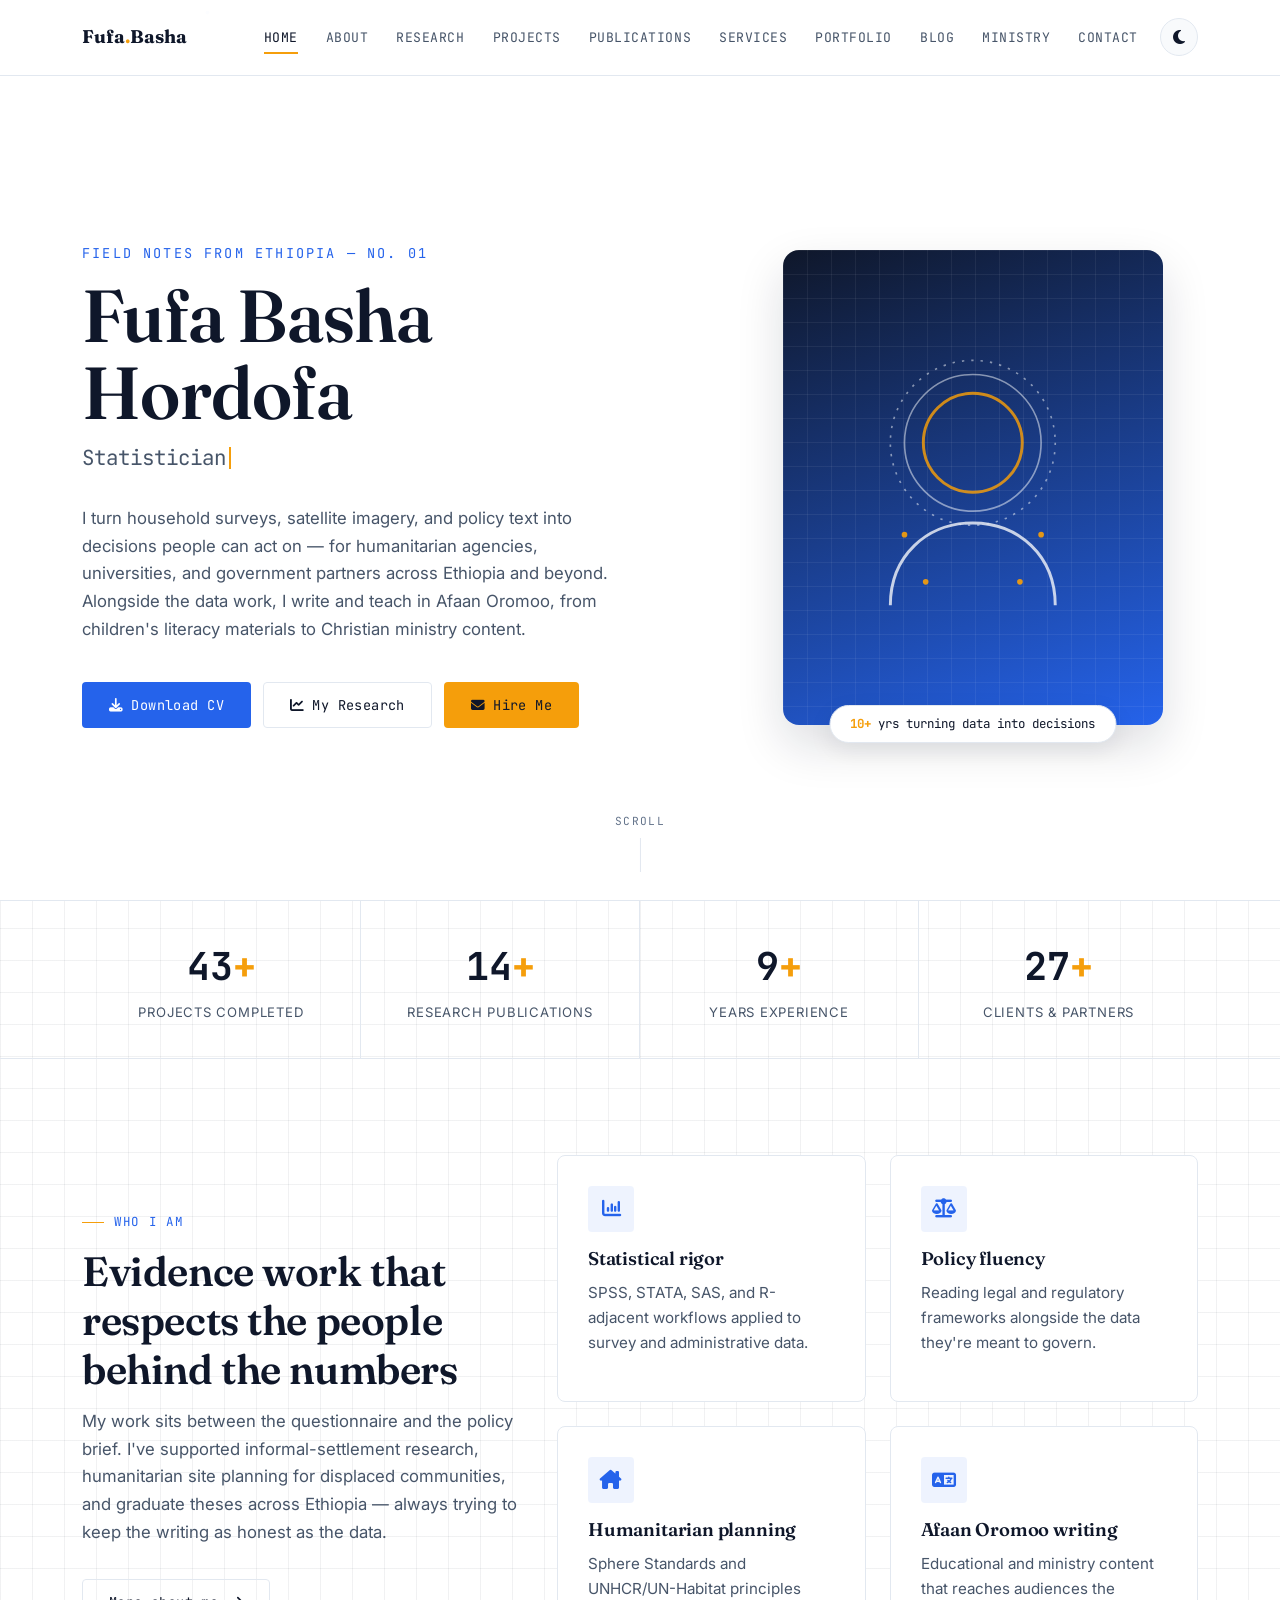
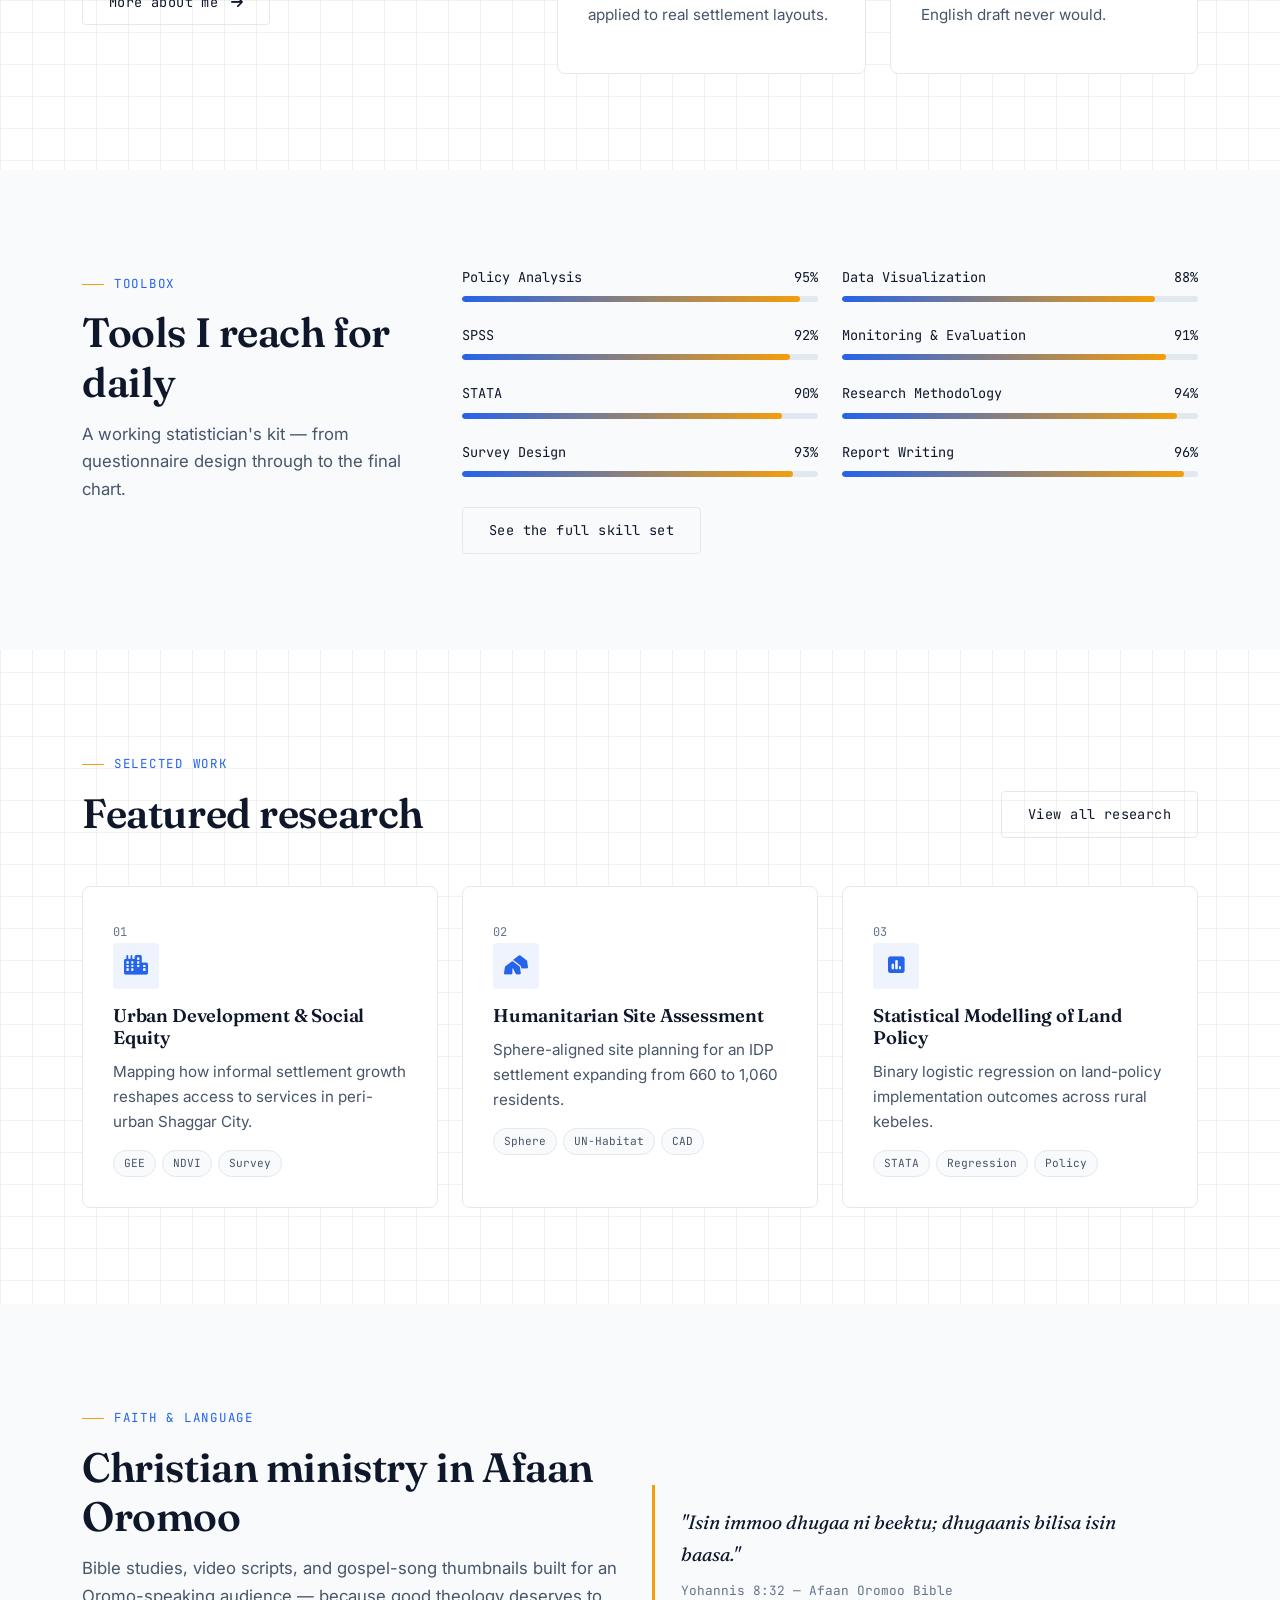
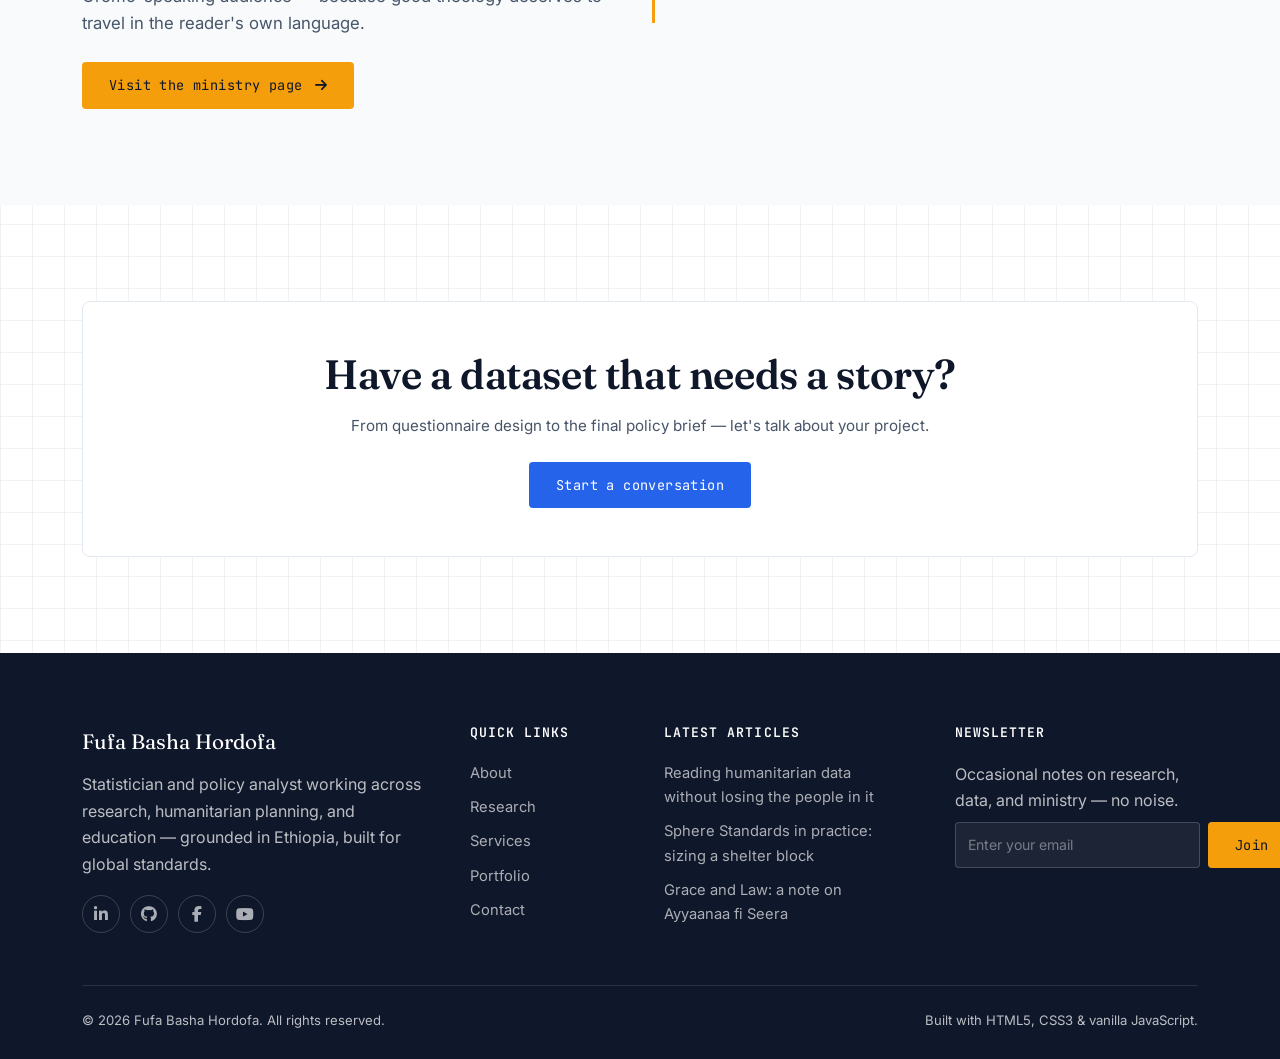
<file: index.html>
<!DOCTYPE html>
<html lang="en">
<head>
<meta charset="UTF-8" />
    <meta name="viewport" content="width=device-width, initial-scale=1.0" />
    <title>Fufa Basha Hordofa — Statistician, Policy Analyst & Researcher | Ethiopia</title>
    <meta name="description" content="Fufa Basha Hordofa is an Ethiopian statistician, policy analyst, and researcher specializing in survey design, humanitarian planning, and monitoring & evaluation, alongside Afaan Oromoo educational and ministry content." />
    <meta name="keywords" content="Fufa Basha Hordofa, Statistician, Policy Analyst, Researcher Ethiopia, Data Analyst, Monitoring and Evaluation, Oromo researcher, SPSS STATA consultant" />
    <meta name="author" content="Fufa Basha Hordofa" />
    <link rel="canonical" href="https://fufabasha.com/index.html" />
    <meta name="robots" content="index, follow" />
    <meta name="theme-color" content="#0F172A" />

    <!-- Open Graph -->
    <meta property="og:type" content="website" />
    <meta property="og:title" content="Fufa Basha Hordofa — Statistician, Policy Analyst & Researcher | Ethiopia" />
    <meta property="og:description" content="Fufa Basha Hordofa is an Ethiopian statistician, policy analyst, and researcher specializing in survey design, humanitarian planning, and monitoring & evaluation, alongside Afaan Oromoo educational and ministry content." />
    <meta property="og:url" content="https://fufabasha.com/index.html" />
    <meta property="og:image" content="https://fufabasha.com/assets/images/og-cover.jpg" />
    <meta property="og:site_name" content="Fufa Basha Hordofa" />

    <!-- Twitter Card -->
    <meta name="twitter:card" content="summary_large_image" />
    <meta name="twitter:title" content="Fufa Basha Hordofa — Statistician, Policy Analyst & Researcher | Ethiopia" />
    <meta name="twitter:description" content="Fufa Basha Hordofa is an Ethiopian statistician, policy analyst, and researcher specializing in survey design, humanitarian planning, and monitoring & evaluation, alongside Afaan Oromoo educational and ministry content." />
    <meta name="twitter:image" content="https://fufabasha.com/assets/images/og-cover.jpg" />

    <!-- Favicon -->
    <link rel="icon" type="image/svg+xml" href="assets/icons/favicon.svg" />
    <link rel="alternate icon" href="assets/icons/favicon.svg" />

    <script>
      // Apply saved theme before paint to avoid flash-of-wrong-theme
      (function () {
        var t = localStorage.getItem('fufa-theme') ||
          (window.matchMedia('(prefers-color-scheme: dark)').matches ? 'dark' : 'light');
        document.documentElement.setAttribute('data-theme', t);
      })();
    </script>

    <!-- Fonts -->
    <link rel="preconnect" href="https://fonts.googleapis.com" />
    <link rel="preconnect" href="https://fonts.gstatic.com" crossorigin />
    <link href="https://fonts.googleapis.com/css2?family=Fraunces:opsz,wght@9..144,400;9..144,500;9..144,600;9..144,700&family=Inter:wght@400;500;600;700&family=JetBrains+Mono:wght@400;500;600&display=swap" rel="stylesheet" />

    <!-- Bootstrap 5 -->
    <link href="https://cdn.jsdelivr.net/npm/bootstrap@5.3.3/dist/css/bootstrap.min.css" rel="stylesheet" />
    <!-- Font Awesome -->
    <link rel="stylesheet" href="https://cdnjs.cloudflare.com/ajax/libs/font-awesome/6.5.2/css/all.min.css" />
    <!-- AOS Animation -->
    <link href="https://unpkg.com/aos@2.3.4/dist/aos.css" rel="stylesheet" />

    <!-- Site stylesheet -->
    <link rel="stylesheet" href="assets/css/style.css" />

<script type="application/ld+json">
    {
      "@context": "https://schema.org",
      "@type": "Person",
      "name": "Fufa Basha Hordofa",
      "jobTitle": ["Statistician", "Policy Analyst", "Researcher", "Data Analyst"],
      "url": "https://fufabasha.com/",
      "image": "https://fufabasha.com/assets/images/og-cover.jpg",
      "nationality": "Ethiopian",
      "knowsLanguage": ["English", "Afaan Oromoo", "Amharic"],
      "sameAs": [
        "https://www.linkedin.com/in/fufabasha",
        "https://github.com/fufabasha",
        "https://www.facebook.com/fufabasha",
        "https://www.youtube.com/@fufabasha"
      ]
    }
    </script>
</head>
<body>
  <div id="preloader" aria-hidden="true">
    <div class="loader-mark">
      <span>FBH / LOADING FIELD DATA</span>
      <div class="loader-bar"></div>
    </div>
  </div>
  <div id="scroll-progress"></div>
  <a class="skip-link" href="#main-content">Skip to content</a>
  <nav class="navbar navbar-expand-lg navbar-fufa fixed-top" aria-label="Primary">
    <div class="container">
      <a class="navbar-brand" href="index.html">Fufa<span class="brand-mark">.</span>Basha</a>
      <button class="navbar-toggler" type="button" data-bs-toggle="collapse" data-bs-target="#mainNav" aria-controls="mainNav" aria-expanded="false" aria-label="Toggle navigation">
        <i class="fa-solid fa-bars"></i>
      </button>
      <div class="collapse navbar-collapse" id="mainNav">
        <ul class="navbar-nav ms-auto align-items-lg-center">
          <li class="nav-item"><a class="nav-link" href="index.html">Home</a></li>
          <li class="nav-item"><a class="nav-link" href="about.html">About</a></li>
          <li class="nav-item"><a class="nav-link" href="research.html">Research</a></li>
          <li class="nav-item"><a class="nav-link" href="projects.html">Projects</a></li>
          <li class="nav-item"><a class="nav-link" href="publications.html">Publications</a></li>
          <li class="nav-item"><a class="nav-link" href="services.html">Services</a></li>
          <li class="nav-item"><a class="nav-link" href="portfolio.html">Portfolio</a></li>
          <li class="nav-item"><a class="nav-link" href="blog.html">Blog</a></li>
          <li class="nav-item"><a class="nav-link" href="ministry.html">Ministry</a></li>
          <li class="nav-item"><a class="nav-link" href="contact.html">Contact</a></li>
        </ul>
        <button class="theme-toggle" aria-label="Toggle dark mode"><i class="fa-solid fa-moon"></i></button>
      </div>
    </div>
  </nav>
  <main id="main-content">

    <!-- ============================= HERO ============================= -->
    <section class="hero">
      <canvas id="particle-canvas" aria-hidden="true"></canvas>
      <div class="container hero-inner">
        <div class="row align-items-center gy-5">
          <div class="col-lg-7">
            <div class="hero-kicker" data-aos="fade-up">Field notes from Ethiopia — no. 01</div>
            <h1 class="hero-name" data-aos="fade-up" data-aos-delay="80">Fufa Basha<br />Hordofa</h1>
            <p class="hero-role" data-aos="fade-up" data-aos-delay="140">
              <span id="typing-role" data-roles='["Statistician", "Policy Analyst", "Researcher", "Data Analyst"]'></span><span class="cursor"></span>
            </p>
            <p class="hero-desc" data-aos="fade-up" data-aos-delay="200">
              I turn household surveys, satellite imagery, and policy text into decisions people can act on —
              for humanitarian agencies, universities, and government partners across Ethiopia and beyond.
              Alongside the data work, I write and teach in Afaan Oromoo, from children's literacy materials
              to Christian ministry content.
            </p>
            <div class="hero-buttons" data-aos="fade-up" data-aos-delay="260">
              <a href="assets/documents/Fufa-Basha-Hordofa-CV.pdf" class="btn btn-primary-fufa"><i class="fa-solid fa-download me-2"></i>Download CV</a>
              <a href="research.html" class="btn btn-outline-fufa"><i class="fa-solid fa-chart-line me-2"></i>My Research</a>
              <a href="contact.html" class="btn btn-accent-fufa"><i class="fa-solid fa-envelope me-2"></i>Hire Me</a>
            </div>
          </div>
          <div class="col-lg-5">
            <div class="hero-portrait-wrap" data-aos="zoom-in" data-aos-delay="200">
              <div class="hero-portrait">
                <svg viewBox="0 0 200 220" xmlns="http://www.w3.org/2000/svg" fill="none">
                  <circle cx="100" cy="72" r="42" stroke="#F59E0B" stroke-width="2.5" opacity="0.9" />
                  <path d="M30 210c0-42 31-70 70-70s70 28 70 70" stroke="#F8FAFC" stroke-width="2.5" opacity="0.85" />
                  <g stroke="#F8FAFC" stroke-width="1.4" opacity="0.55">
                    <circle cx="100" cy="72" r="58" />
                    <circle cx="100" cy="72" r="70" stroke-dasharray="2 6" />
                  </g>
                  <g fill="#F59E0B">
                    <circle cx="42" cy="150" r="2.4" /><circle cx="158" cy="150" r="2.4" />
                    <circle cx="60" cy="190" r="2.4" /><circle cx="140" cy="190" r="2.4" />
                  </g>
                </svg>
              </div>
              <div class="portrait-tag"><strong>10+</strong> yrs turning data into decisions</div>
            </div>
          </div>
        </div>
      </div>
      <div class="scroll-cue"><span>Scroll</span><div class="line"></div></div>
    </section>

    <!-- ============================= STATS ============================= -->
    <section class="stat-strip">
      <div class="container">
        <div class="row g-0">
          <div class="col-6 col-md-3 stat-item" data-aos="fade-up">
            <div class="stat-num data-figure" data-target="48" data-suffix="+">0</div>
            <div class="stat-label">Projects completed</div>
          </div>
          <div class="col-6 col-md-3 stat-item" data-aos="fade-up" data-aos-delay="80">
            <div class="stat-num data-figure" data-target="16" data-suffix="+">0</div>
            <div class="stat-label">Research publications</div>
          </div>
          <div class="col-6 col-md-3 stat-item" data-aos="fade-up" data-aos-delay="160">
            <div class="stat-num data-figure" data-target="10" data-suffix="+">0</div>
            <div class="stat-label">Years experience</div>
          </div>
          <div class="col-6 col-md-3 stat-item" data-aos="fade-up" data-aos-delay="240">
            <div class="stat-num data-figure" data-target="30" data-suffix="+">0</div>
            <div class="stat-label">Clients &amp; partners</div>
          </div>
        </div>
      </div>
    </section>

    <!-- ============================= INTRO / ABOUT PREVIEW ============================= -->
    <section class="section">
      <div class="container">
        <div class="row align-items-center gy-5">
          <div class="col-lg-5">
            <div class="eyebrow" data-aos="fade-up">Who I am</div>
            <h2 class="section-title" data-aos="fade-up" data-aos-delay="60">Evidence work that respects the people behind the numbers</h2>
            <p class="section-lead" data-aos="fade-up" data-aos-delay="120">
              My work sits between the questionnaire and the policy brief. I've supported informal-settlement
              research, humanitarian site planning for displaced communities, and graduate theses across
              Ethiopia — always trying to keep the writing as honest as the data.
            </p>
            <a href="about.html" class="btn btn-outline-fufa mt-3" data-aos="fade-up" data-aos-delay="180">More about me <i class="fa-solid fa-arrow-right ms-1"></i></a>
          </div>
          <div class="col-lg-7">
            <div class="row g-4">
              <div class="col-sm-6" data-aos="fade-up">
                <div class="field-card">
                  <div class="card-icon"><i class="fa-solid fa-chart-column"></i></div>
                  <h3>Statistical rigor</h3>
                  <p>SPSS, STATA, SAS, and R-adjacent workflows applied to survey and administrative data.</p>
                </div>
              </div>
              <div class="col-sm-6" data-aos="fade-up" data-aos-delay="80">
                <div class="field-card">
                  <div class="card-icon"><i class="fa-solid fa-scale-balanced"></i></div>
                  <h3>Policy fluency</h3>
                  <p>Reading legal and regulatory frameworks alongside the data they're meant to govern.</p>
                </div>
              </div>
              <div class="col-sm-6" data-aos="fade-up">
                <div class="field-card">
                  <div class="card-icon"><i class="fa-solid fa-house-chimney"></i></div>
                  <h3>Humanitarian planning</h3>
                  <p>Sphere Standards and UNHCR/UN-Habitat principles applied to real settlement layouts.</p>
                </div>
              </div>
              <div class="col-sm-6" data-aos="fade-up" data-aos-delay="80">
                <div class="field-card">
                  <div class="card-icon"><i class="fa-solid fa-language"></i></div>
                  <h3>Afaan Oromoo writing</h3>
                  <p>Educational and ministry content that reaches audiences the English draft never would.</p>
                </div>
              </div>
            </div>
          </div>
        </div>
      </div>
    </section>

    <!-- ============================= SKILLS PREVIEW ============================= -->
    <section class="section section-alt">
      <div class="container">
        <div class="row gy-5">
          <div class="col-lg-4">
            <div class="eyebrow" data-aos="fade-up">Toolbox</div>
            <h2 class="section-title" data-aos="fade-up" data-aos-delay="60">Tools I reach for daily</h2>
            <p class="section-lead" data-aos="fade-up" data-aos-delay="120">A working statistician's kit — from questionnaire design through to the final chart.</p>
          </div>
          <div class="col-lg-8">
            <div class="row" data-aos="fade-up" data-aos-delay="160">
              <div class="col-md-6">
                <div class="skill-row"><div class="skill-top"><span>Policy Analysis</span><span>95%</span></div><div class="skill-track"><div class="skill-fill" data-level="95"></div></div></div>
                <div class="skill-row"><div class="skill-top"><span>SPSS</span><span>92%</span></div><div class="skill-track"><div class="skill-fill" data-level="92"></div></div></div>
                <div class="skill-row"><div class="skill-top"><span>STATA</span><span>90%</span></div><div class="skill-track"><div class="skill-fill" data-level="90"></div></div></div>
                <div class="skill-row"><div class="skill-top"><span>Survey Design</span><span>93%</span></div><div class="skill-track"><div class="skill-fill" data-level="93"></div></div></div>
              </div>
              <div class="col-md-6">
                <div class="skill-row"><div class="skill-top"><span>Data Visualization</span><span>88%</span></div><div class="skill-track"><div class="skill-fill" data-level="88"></div></div></div>
                <div class="skill-row"><div class="skill-top"><span>Monitoring &amp; Evaluation</span><span>91%</span></div><div class="skill-track"><div class="skill-fill" data-level="91"></div></div></div>
                <div class="skill-row"><div class="skill-top"><span>Research Methodology</span><span>94%</span></div><div class="skill-track"><div class="skill-fill" data-level="94"></div></div></div>
                <div class="skill-row"><div class="skill-top"><span>Report Writing</span><span>96%</span></div><div class="skill-track"><div class="skill-fill" data-level="96"></div></div></div>
              </div>
            </div>
            <a href="about.html#skills" class="btn btn-outline-fufa mt-2" data-aos="fade-up">See the full skill set</a>
          </div>
        </div>
      </div>
    </section>

    <!-- ============================= FEATURED RESEARCH ============================= -->
    <section class="section">
      <div class="container">
        <div class="d-flex flex-wrap justify-content-between align-items-end mb-5">
          <div>
            <div class="eyebrow" data-aos="fade-up">Selected work</div>
            <h2 class="section-title mb-0" data-aos="fade-up" data-aos-delay="60">Featured research</h2>
          </div>
          <a href="research.html" class="btn btn-outline-fufa mt-3 mt-md-0" data-aos="fade-up">View all research</a>
        </div>
        <div class="row g-4">
          <div class="col-md-4" data-aos="fade-up">
            <div class="field-card">
              <span class="card-index">01</span>
              <div class="card-icon"><i class="fa-solid fa-city"></i></div>
              <h3>Urban Development &amp; Social Equity</h3>
              <p>Mapping how informal settlement growth reshapes access to services in peri-urban Shaggar City.</p>
              <div class="tag-row"><span class="tag-chip">GEE</span><span class="tag-chip">NDVI</span><span class="tag-chip">Survey</span></div>
            </div>
          </div>
          <div class="col-md-4" data-aos="fade-up" data-aos-delay="80">
            <div class="field-card">
              <span class="card-index">02</span>
              <div class="card-icon"><i class="fa-solid fa-tents"></i></div>
              <h3>Humanitarian Site Assessment</h3>
              <p>Sphere-aligned site planning for an IDP settlement expanding from 660 to 1,060 residents.</p>
              <div class="tag-row"><span class="tag-chip">Sphere</span><span class="tag-chip">UN-Habitat</span><span class="tag-chip">CAD</span></div>
            </div>
          </div>
          <div class="col-md-4" data-aos="fade-up" data-aos-delay="160">
            <div class="field-card">
              <span class="card-index">03</span>
              <div class="card-icon"><i class="fa-solid fa-square-poll-vertical"></i></div>
              <h3>Statistical Modelling of Land Policy</h3>
              <p>Binary logistic regression on land-policy implementation outcomes across rural kebeles.</p>
              <div class="tag-row"><span class="tag-chip">STATA</span><span class="tag-chip">Regression</span><span class="tag-chip">Policy</span></div>
            </div>
          </div>
        </div>
      </div>
    </section>

    <!-- ============================= MINISTRY TEASER ============================= -->
    <section class="section section-alt">
      <div class="container">
        <div class="row align-items-center gy-5">
          <div class="col-lg-6" data-aos="fade-up">
            <div class="eyebrow">Faith &amp; language</div>
            <h2 class="section-title">Christian ministry in Afaan Oromoo</h2>
            <p class="section-lead">Bible studies, video scripts, and gospel-song thumbnails built for an Oromo-speaking audience — because good theology deserves to travel in the reader's own language.</p>
            <a href="ministry.html" class="btn btn-accent-fufa mt-2">Visit the ministry page <i class="fa-solid fa-arrow-right ms-1"></i></a>
          </div>
          <div class="col-lg-6" data-aos="fade-up" data-aos-delay="120">
            <div class="verse-block">
              "Isin immoo dhugaa ni beektu; dhugaanis bilisa isin baasa."
              <span class="verse-ref">Yohannis 8:32 — Afaan Oromoo Bible</span>
            </div>
          </div>
        </div>
      </div>
    </section>

    <!-- ============================= CTA ============================= -->
    <section class="section">
      <div class="container">
        <div class="field-card p-5 text-center" data-aos="zoom-in">
          <h2 class="section-title">Have a dataset that needs a story?</h2>
          <p class="section-lead mx-auto">From questionnaire design to the final policy brief — let's talk about your project.</p>
          <a href="contact.html" class="btn btn-primary-fufa mt-2">Start a conversation</a>
        </div>
      </div>
    </section>

  </main>
  <footer class="footer-fufa">
    <div class="container">
      <div class="row g-5">
        <div class="col-lg-4">
          <div class="footer-brand">Fufa Basha Hordofa</div>
          <p>Statistician and policy analyst working across research, humanitarian planning, and education — grounded in Ethiopia, built for global standards.</p>
          <div class="social-row">
            <a href="https://www.linkedin.com/in/fufabasha" aria-label="LinkedIn" target="_blank" rel="noopener"><i class="fa-brands fa-linkedin-in"></i></a>
            <a href="https://github.com/fufabasha" aria-label="GitHub" target="_blank" rel="noopener"><i class="fa-brands fa-github"></i></a>
            <a href="https://www.facebook.com/fufabasha" aria-label="Facebook" target="_blank" rel="noopener"><i class="fa-brands fa-facebook-f"></i></a>
            <a href="https://www.youtube.com/@fufabasha" aria-label="YouTube" target="_blank" rel="noopener"><i class="fa-brands fa-youtube"></i></a>
          </div>
        </div>
        <div class="col-lg-2 col-6">
          <h5>Quick links</h5>
          <ul>
            <li><a href="about.html">About</a></li>
            <li><a href="research.html">Research</a></li>
            <li><a href="services.html">Services</a></li>
            <li><a href="portfolio.html">Portfolio</a></li>
            <li><a href="contact.html">Contact</a></li>
          </ul>
        </div>
        <div class="col-lg-3 col-6">
          <h5>Latest articles</h5>
          <ul>
            <li><a href="blog.html">Reading humanitarian data without losing the people in it</a></li>
            <li><a href="blog.html">Sphere Standards in practice: sizing a shelter block</a></li>
            <li><a href="blog.html">Grace and Law: a note on Ayyaanaa fi Seera</a></li>
          </ul>
        </div>
        <div class="col-lg-3">
          <h5>Newsletter</h5>
          <p class="mb-2">Occasional notes on research, data, and ministry — no noise.</p>
          <form class="newsletter-form" aria-label="Subscribe to newsletter">
            <input type="email" required placeholder="Enter your email" aria-label="Email address" />
            <button class="btn btn-accent-fufa" type="submit">Join</button>
          </form>
        </div>
      </div>
      <div class="footer-bottom">
        <span>&copy; <span class="current-year">2026</span> Fufa Basha Hordofa. All rights reserved.</span>
        <span>Built with HTML5, CSS3 &amp; vanilla JavaScript.</span>
      </div>
    </div>
  </footer>
  <button id="back-to-top" aria-label="Back to top"><i class="fa-solid fa-arrow-up"></i></button>
  <script src="https://cdn.jsdelivr.net/npm/bootstrap@5.3.3/dist/js/bootstrap.bundle.min.js"></script>
  <script src="https://unpkg.com/aos@2.3.4/dist/aos.js"></script>
  <script src="assets/js/main.js"></script>
</body>
</html>
</file>
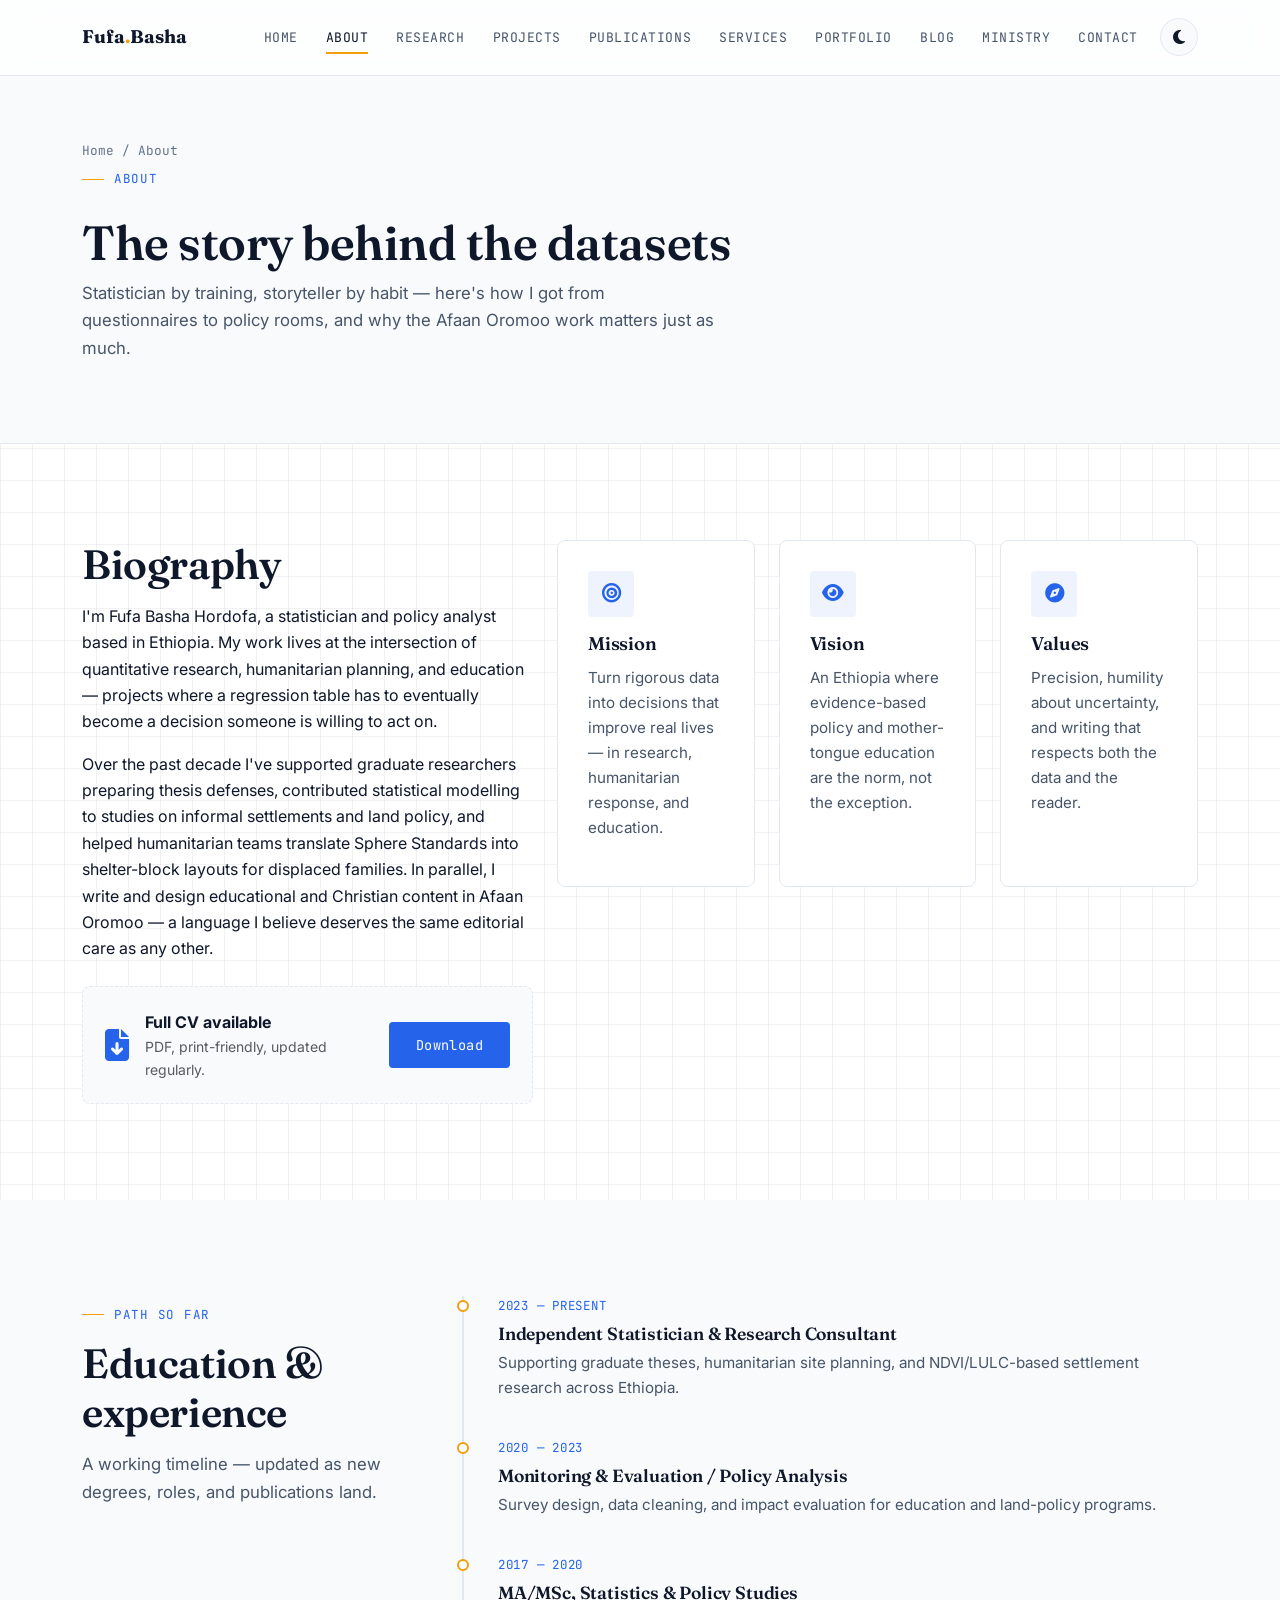
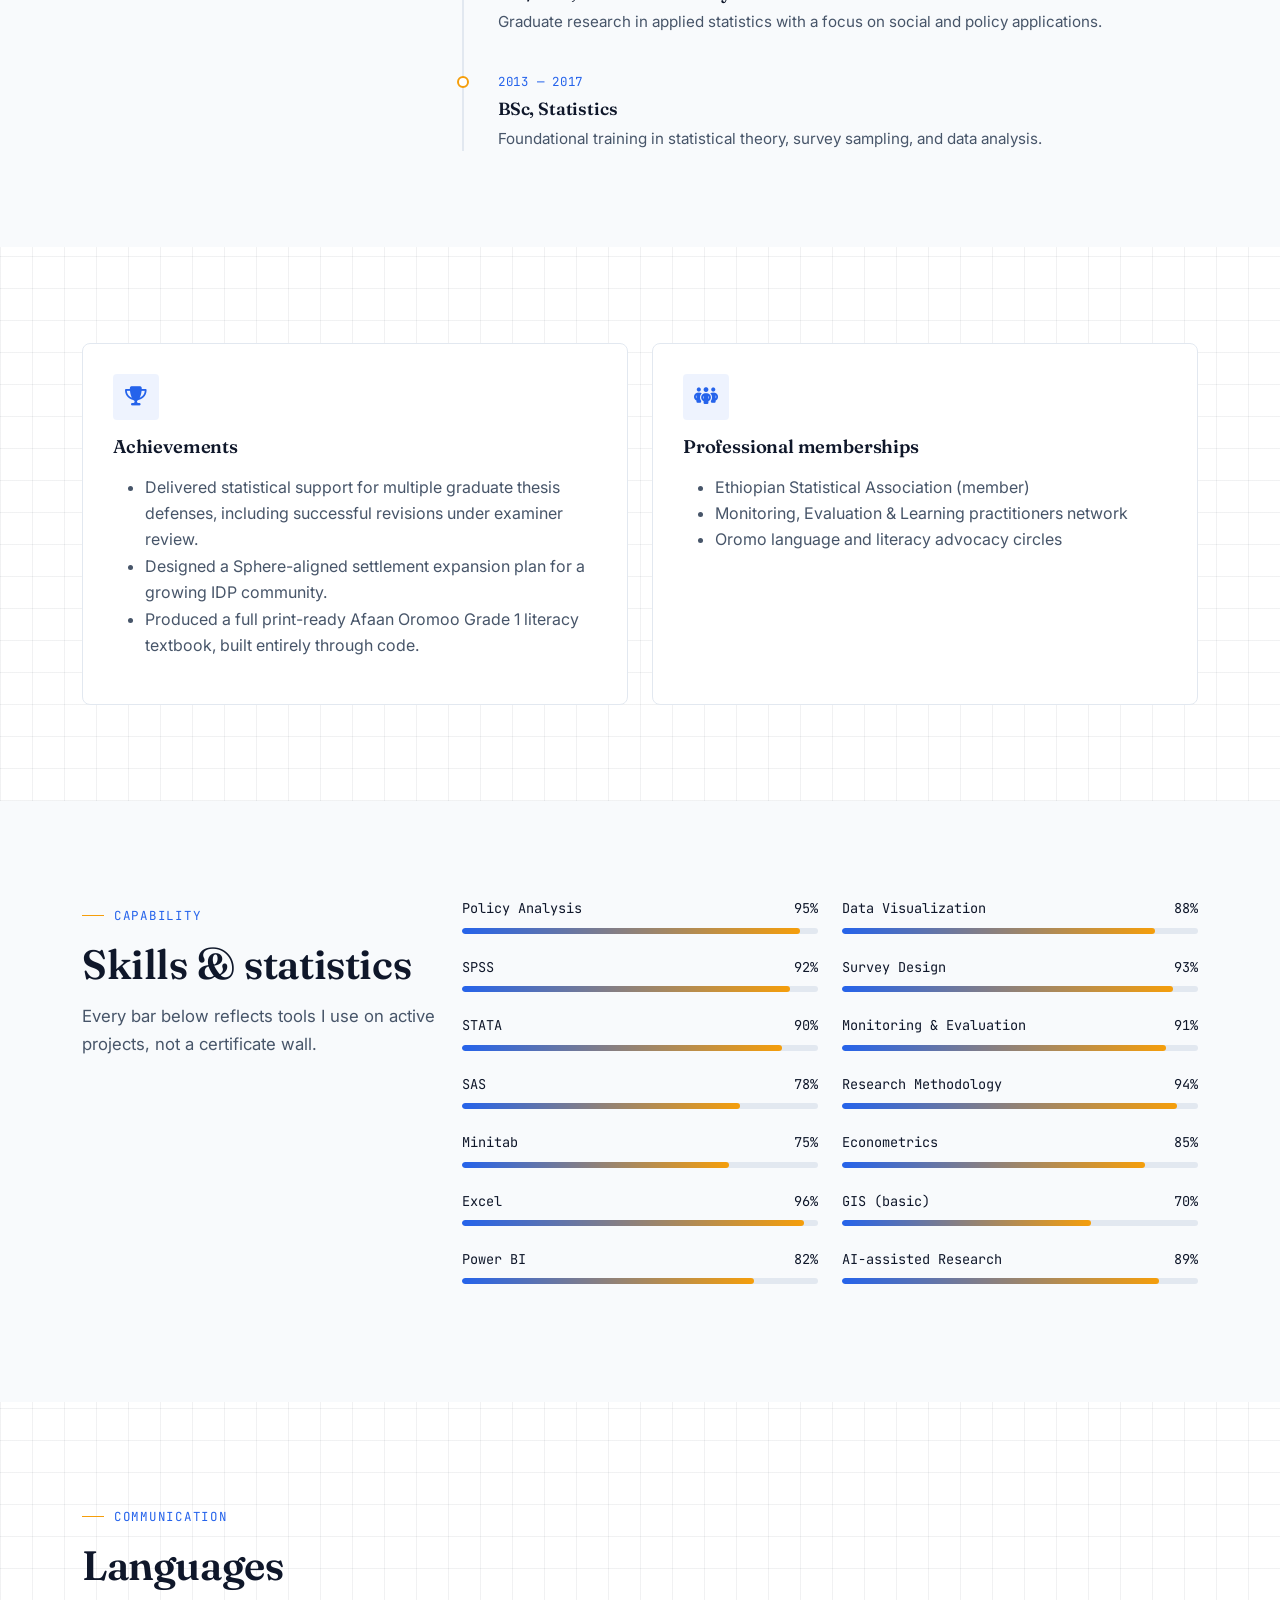
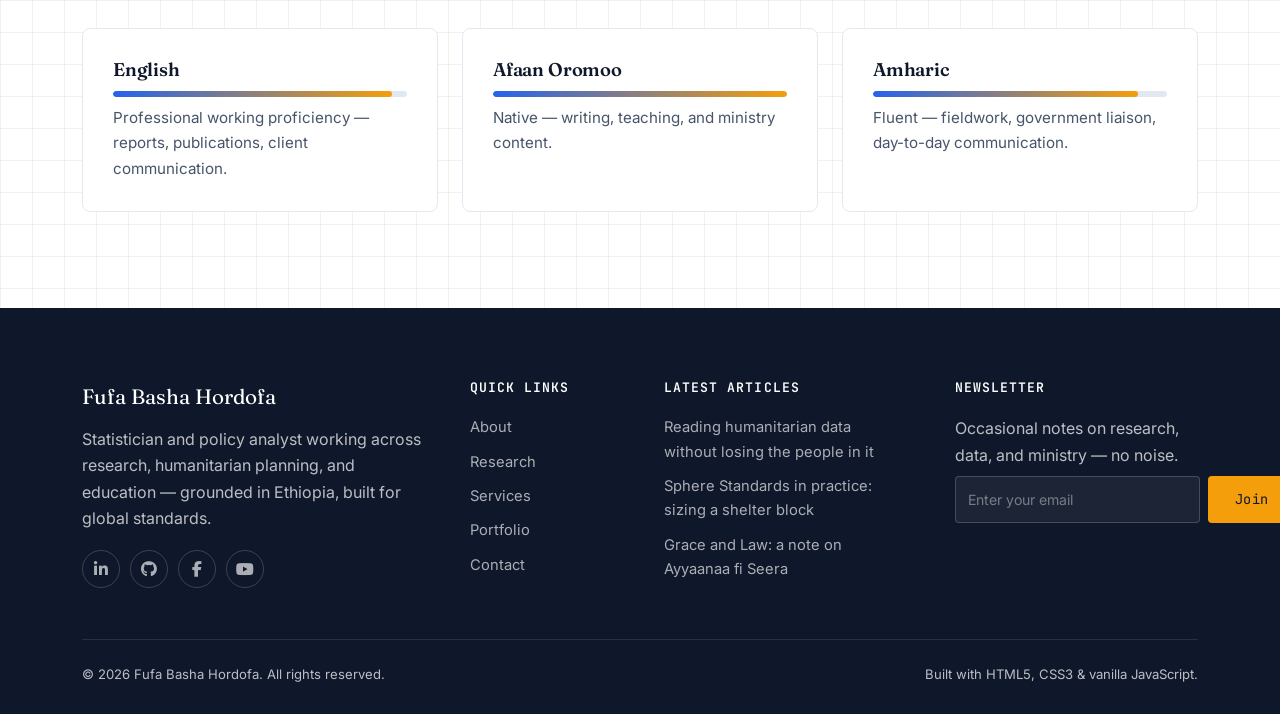
<file: about.html>
<!DOCTYPE html>
<html lang="en">
<head>
<meta charset="UTF-8" />
    <meta name="viewport" content="width=device-width, initial-scale=1.0" />
    <title>About Fufa Basha Hordofa — Biography, Timeline & Skills</title>
    <meta name="description" content="Learn about Fufa Basha Hordofa's background as an Ethiopian statistician and policy analyst — biography, education timeline, professional skills, and language proficiency." />
    <meta name="keywords" content="Fufa Basha Hordofa, Statistician, Policy Analyst, Researcher Ethiopia, Data Analyst, Monitoring and Evaluation, Oromo researcher, SPSS STATA consultant" />
    <meta name="author" content="Fufa Basha Hordofa" />
    <link rel="canonical" href="https://fufabasha.com/about.html" />
    <meta name="robots" content="index, follow" />
    <meta name="theme-color" content="#0F172A" />

    <!-- Open Graph -->
    <meta property="og:type" content="website" />
    <meta property="og:title" content="About Fufa Basha Hordofa — Biography, Timeline & Skills" />
    <meta property="og:description" content="Learn about Fufa Basha Hordofa's background as an Ethiopian statistician and policy analyst — biography, education timeline, professional skills, and language proficiency." />
    <meta property="og:url" content="https://fufabasha.com/about.html" />
    <meta property="og:image" content="https://fufabasha.com/assets/images/og-cover.jpg" />
    <meta property="og:site_name" content="Fufa Basha Hordofa" />

    <!-- Twitter Card -->
    <meta name="twitter:card" content="summary_large_image" />
    <meta name="twitter:title" content="About Fufa Basha Hordofa — Biography, Timeline & Skills" />
    <meta name="twitter:description" content="Learn about Fufa Basha Hordofa's background as an Ethiopian statistician and policy analyst — biography, education timeline, professional skills, and language proficiency." />
    <meta name="twitter:image" content="https://fufabasha.com/assets/images/og-cover.jpg" />

    <!-- Favicon -->
    <link rel="icon" type="image/svg+xml" href="assets/icons/favicon.svg" />
    <link rel="alternate icon" href="assets/icons/favicon.svg" />

    <script>
      // Apply saved theme before paint to avoid flash-of-wrong-theme
      (function () {
        var t = localStorage.getItem('fufa-theme') ||
          (window.matchMedia('(prefers-color-scheme: dark)').matches ? 'dark' : 'light');
        document.documentElement.setAttribute('data-theme', t);
      })();
    </script>

    <!-- Fonts -->
    <link rel="preconnect" href="https://fonts.googleapis.com" />
    <link rel="preconnect" href="https://fonts.gstatic.com" crossorigin />
    <link href="https://fonts.googleapis.com/css2?family=Fraunces:opsz,wght@9..144,400;9..144,500;9..144,600;9..144,700&family=Inter:wght@400;500;600;700&family=JetBrains+Mono:wght@400;500;600&display=swap" rel="stylesheet" />

    <!-- Bootstrap 5 -->
    <link href="https://cdn.jsdelivr.net/npm/bootstrap@5.3.3/dist/css/bootstrap.min.css" rel="stylesheet" />
    <!-- Font Awesome -->
    <link rel="stylesheet" href="https://cdnjs.cloudflare.com/ajax/libs/font-awesome/6.5.2/css/all.min.css" />
    <!-- AOS Animation -->
    <link href="https://unpkg.com/aos@2.3.4/dist/aos.css" rel="stylesheet" />

    <!-- Site stylesheet -->
    <link rel="stylesheet" href="assets/css/style.css" />

<script type="application/ld+json">
    {
      "@context": "https://schema.org",
      "@type": "Person",
      "name": "Fufa Basha Hordofa",
      "jobTitle": ["Statistician", "Policy Analyst", "Researcher", "Data Analyst"],
      "url": "https://fufabasha.com/",
      "image": "https://fufabasha.com/assets/images/og-cover.jpg",
      "nationality": "Ethiopian",
      "knowsLanguage": ["English", "Afaan Oromoo", "Amharic"],
      "sameAs": [
        "https://www.linkedin.com/in/fufabasha",
        "https://github.com/fufabasha",
        "https://www.facebook.com/fufabasha",
        "https://www.youtube.com/@fufabasha"
      ]
    }
    </script>
</head>
<body>
  <div id="preloader" aria-hidden="true">
    <div class="loader-mark">
      <span>FBH / LOADING FIELD DATA</span>
      <div class="loader-bar"></div>
    </div>
  </div>
  <div id="scroll-progress"></div>
  <a class="skip-link" href="#main-content">Skip to content</a>
  <nav class="navbar navbar-expand-lg navbar-fufa fixed-top" aria-label="Primary">
    <div class="container">
      <a class="navbar-brand" href="index.html">Fufa<span class="brand-mark">.</span>Basha</a>
      <button class="navbar-toggler" type="button" data-bs-toggle="collapse" data-bs-target="#mainNav" aria-controls="mainNav" aria-expanded="false" aria-label="Toggle navigation">
        <i class="fa-solid fa-bars"></i>
      </button>
      <div class="collapse navbar-collapse" id="mainNav">
        <ul class="navbar-nav ms-auto align-items-lg-center">
          <li class="nav-item"><a class="nav-link" href="index.html">Home</a></li>
          <li class="nav-item"><a class="nav-link" href="about.html">About</a></li>
          <li class="nav-item"><a class="nav-link" href="research.html">Research</a></li>
          <li class="nav-item"><a class="nav-link" href="projects.html">Projects</a></li>
          <li class="nav-item"><a class="nav-link" href="publications.html">Publications</a></li>
          <li class="nav-item"><a class="nav-link" href="services.html">Services</a></li>
          <li class="nav-item"><a class="nav-link" href="portfolio.html">Portfolio</a></li>
          <li class="nav-item"><a class="nav-link" href="blog.html">Blog</a></li>
          <li class="nav-item"><a class="nav-link" href="ministry.html">Ministry</a></li>
          <li class="nav-item"><a class="nav-link" href="contact.html">Contact</a></li>
        </ul>
        <button class="theme-toggle" aria-label="Toggle dark mode"><i class="fa-solid fa-moon"></i></button>
      </div>
    </div>
  </nav>
  <main id="main-content">
<header class="page-header">
    <div class="container">
      <nav class="breadcrumb-fufa" aria-label="Breadcrumb"><a href="index.html">Home</a><span class="sep">/</span><span>About</span></nav>
      <div class="eyebrow">About</div>
      <h1 data-aos="fade-up">The story behind the datasets</h1>
      <p class="section-lead" data-aos="fade-up" data-aos-delay="80">Statistician by training, storyteller by habit — here's how I got from questionnaires to policy rooms, and why the Afaan Oromoo work matters just as much.</p>
    </div>
  </header>
    <!-- ============================= BIO ============================= -->
    <section class="section">
      <div class="container">
        <div class="row gy-5">
          <div class="col-lg-5" data-aos="fade-up">
            <h2 class="section-title">Biography</h2>
            <p>I'm Fufa Basha Hordofa, a statistician and policy analyst based in Ethiopia. My work lives at the
            intersection of quantitative research, humanitarian planning, and education — projects where a
            regression table has to eventually become a decision someone is willing to act on.</p>
            <p>Over the past decade I've supported graduate researchers preparing thesis defenses, contributed
            statistical modelling to studies on informal settlements and land policy, and helped humanitarian
            teams translate Sphere Standards into shelter-block layouts for displaced families. In parallel,
            I write and design educational and Christian content in Afaan Oromoo — a language I believe deserves
            the same editorial care as any other.</p>
            <div class="cv-box mt-4">
              <i class="fa-solid fa-file-arrow-down fa-2x" style="color: var(--color-secondary);"></i>
              <div>
                <strong>Full CV available</strong>
                <div class="text-muted small">PDF, print-friendly, updated regularly.</div>
              </div>
              <a href="assets/documents/Fufa-Basha-Hordofa-CV.pdf" class="btn btn-primary-fufa ms-auto">Download</a>
            </div>
          </div>
          <div class="col-lg-7" data-aos="fade-up" data-aos-delay="100">
            <div class="row g-4">
              <div class="col-md-4">
                <div class="field-card h-100">
                  <div class="card-icon"><i class="fa-solid fa-bullseye"></i></div>
                  <h4>Mission</h4>
                  <p>Turn rigorous data into decisions that improve real lives — in research, humanitarian response, and education.</p>
                </div>
              </div>
              <div class="col-md-4">
                <div class="field-card h-100">
                  <div class="card-icon"><i class="fa-solid fa-eye"></i></div>
                  <h4>Vision</h4>
                  <p>An Ethiopia where evidence-based policy and mother-tongue education are the norm, not the exception.</p>
                </div>
              </div>
              <div class="col-md-4">
                <div class="field-card h-100">
                  <div class="card-icon"><i class="fa-solid fa-compass"></i></div>
                  <h4>Values</h4>
                  <p>Precision, humility about uncertainty, and writing that respects both the data and the reader.</p>
                </div>
              </div>
            </div>
          </div>
        </div>
      </div>
    </section>

    <!-- ============================= TIMELINE ============================= -->
    <section class="section section-alt">
      <div class="container">
        <div class="row gy-5">
          <div class="col-lg-4" data-aos="fade-up">
            <div class="eyebrow">Path so far</div>
            <h2 class="section-title">Education &amp; experience</h2>
            <p class="section-lead">A working timeline — updated as new degrees, roles, and publications land.</p>
          </div>
          <div class="col-lg-8">
            <div class="timeline" data-aos="fade-up" data-aos-delay="100">
              <div class="timeline-item">
                <div class="timeline-year">2023 — Present</div>
                <h4>Independent Statistician &amp; Research Consultant</h4>
                <p>Supporting graduate theses, humanitarian site planning, and NDVI/LULC-based settlement research across Ethiopia.</p>
              </div>
              <div class="timeline-item">
                <div class="timeline-year">2020 — 2023</div>
                <h4>Monitoring &amp; Evaluation / Policy Analysis</h4>
                <p>Survey design, data cleaning, and impact evaluation for education and land-policy programs.</p>
              </div>
              <div class="timeline-item">
                <div class="timeline-year">2017 — 2020</div>
                <h4>MA/MSc, Statistics &amp; Policy Studies</h4>
                <p>Graduate research in applied statistics with a focus on social and policy applications.</p>
              </div>
              <div class="timeline-item">
                <div class="timeline-year">2013 — 2017</div>
                <h4>BSc, Statistics</h4>
                <p>Foundational training in statistical theory, survey sampling, and data analysis.</p>
              </div>
            </div>
          </div>
        </div>
      </div>
    </section>

    <!-- ============================= ACHIEVEMENTS / MEMBERSHIPS ============================= -->
    <section class="section">
      <div class="container">
        <div class="row g-4">
          <div class="col-md-6" data-aos="fade-up">
            <div class="field-card h-100">
              <div class="card-icon"><i class="fa-solid fa-trophy"></i></div>
              <h3>Achievements</h3>
              <ul class="mt-3" style="color: var(--color-text-muted);">
                <li>Delivered statistical support for multiple graduate thesis defenses, including successful revisions under examiner review.</li>
                <li>Designed a Sphere-aligned settlement expansion plan for a growing IDP community.</li>
                <li>Produced a full print-ready Afaan Oromoo Grade 1 literacy textbook, built entirely through code.</li>
              </ul>
            </div>
          </div>
          <div class="col-md-6" data-aos="fade-up" data-aos-delay="80">
            <div class="field-card h-100">
              <div class="card-icon"><i class="fa-solid fa-people-group"></i></div>
              <h3>Professional memberships</h3>
              <ul class="mt-3" style="color: var(--color-text-muted);">
                <li>Ethiopian Statistical Association (member)</li>
                <li>Monitoring, Evaluation &amp; Learning practitioners network</li>
                <li>Oromo language and literacy advocacy circles</li>
              </ul>
            </div>
          </div>
        </div>
      </div>
    </section>

    <!-- ============================= SKILLS (full) ============================= -->
    <section id="skills" class="section section-alt">
      <div class="container">
        <div class="row gy-5">
          <div class="col-lg-4" data-aos="fade-up">
            <div class="eyebrow">Capability</div>
            <h2 class="section-title">Skills &amp; statistics</h2>
            <p class="section-lead">Every bar below reflects tools I use on active projects, not a certificate wall.</p>
          </div>
          <div class="col-lg-8" data-aos="fade-up" data-aos-delay="100">
            <div class="row">
              <div class="col-md-6">
                <div class="skill-row"><div class="skill-top"><span>Policy Analysis</span><span>95%</span></div><div class="skill-track"><div class="skill-fill" data-level="95"></div></div></div>
                <div class="skill-row"><div class="skill-top"><span>SPSS</span><span>92%</span></div><div class="skill-track"><div class="skill-fill" data-level="92"></div></div></div>
                <div class="skill-row"><div class="skill-top"><span>STATA</span><span>90%</span></div><div class="skill-track"><div class="skill-fill" data-level="90"></div></div></div>
                <div class="skill-row"><div class="skill-top"><span>SAS</span><span>78%</span></div><div class="skill-track"><div class="skill-fill" data-level="78"></div></div></div>
                <div class="skill-row"><div class="skill-top"><span>Minitab</span><span>75%</span></div><div class="skill-track"><div class="skill-fill" data-level="75"></div></div></div>
                <div class="skill-row"><div class="skill-top"><span>Excel</span><span>96%</span></div><div class="skill-track"><div class="skill-fill" data-level="96"></div></div></div>
                <div class="skill-row"><div class="skill-top"><span>Power BI</span><span>82%</span></div><div class="skill-track"><div class="skill-fill" data-level="82"></div></div></div>
              </div>
              <div class="col-md-6">
                <div class="skill-row"><div class="skill-top"><span>Data Visualization</span><span>88%</span></div><div class="skill-track"><div class="skill-fill" data-level="88"></div></div></div>
                <div class="skill-row"><div class="skill-top"><span>Survey Design</span><span>93%</span></div><div class="skill-track"><div class="skill-fill" data-level="93"></div></div></div>
                <div class="skill-row"><div class="skill-top"><span>Monitoring &amp; Evaluation</span><span>91%</span></div><div class="skill-track"><div class="skill-fill" data-level="91"></div></div></div>
                <div class="skill-row"><div class="skill-top"><span>Research Methodology</span><span>94%</span></div><div class="skill-track"><div class="skill-fill" data-level="94"></div></div></div>
                <div class="skill-row"><div class="skill-top"><span>Econometrics</span><span>85%</span></div><div class="skill-track"><div class="skill-fill" data-level="85"></div></div></div>
                <div class="skill-row"><div class="skill-top"><span>GIS (basic)</span><span>70%</span></div><div class="skill-track"><div class="skill-fill" data-level="70"></div></div></div>
                <div class="skill-row"><div class="skill-top"><span>AI-assisted Research</span><span>89%</span></div><div class="skill-track"><div class="skill-fill" data-level="89"></div></div></div>
              </div>
            </div>
          </div>
        </div>
      </div>
    </section>

    <!-- ============================= LANGUAGES ============================= -->
    <section class="section">
      <div class="container">
        <div class="eyebrow" data-aos="fade-up">Communication</div>
        <h2 class="section-title" data-aos="fade-up" data-aos-delay="60">Languages</h2>
        <div class="row g-4 mt-2">
          <div class="col-md-4" data-aos="fade-up">
            <div class="field-card">
              <h4>English</h4>
              <div class="skill-track mt-2"><div class="skill-fill" data-level="95"></div></div>
              <p class="mt-2 mb-0">Professional working proficiency — reports, publications, client communication.</p>
            </div>
          </div>
          <div class="col-md-4" data-aos="fade-up" data-aos-delay="80">
            <div class="field-card">
              <h4>Afaan Oromoo</h4>
              <div class="skill-track mt-2"><div class="skill-fill" data-level="100"></div></div>
              <p class="mt-2 mb-0">Native — writing, teaching, and ministry content.</p>
            </div>
          </div>
          <div class="col-md-4" data-aos="fade-up" data-aos-delay="160">
            <div class="field-card">
              <h4>Amharic</h4>
              <div class="skill-track mt-2"><div class="skill-fill" data-level="90"></div></div>
              <p class="mt-2 mb-0">Fluent — fieldwork, government liaison, day-to-day communication.</p>
            </div>
          </div>
        </div>
      </div>
    </section>

  </main>
  <footer class="footer-fufa">
    <div class="container">
      <div class="row g-5">
        <div class="col-lg-4">
          <div class="footer-brand">Fufa Basha Hordofa</div>
          <p>Statistician and policy analyst working across research, humanitarian planning, and education — grounded in Ethiopia, built for global standards.</p>
          <div class="social-row">
            <a href="https://www.linkedin.com/in/fufabasha" aria-label="LinkedIn" target="_blank" rel="noopener"><i class="fa-brands fa-linkedin-in"></i></a>
            <a href="https://github.com/fufabasha" aria-label="GitHub" target="_blank" rel="noopener"><i class="fa-brands fa-github"></i></a>
            <a href="https://www.facebook.com/fufabasha" aria-label="Facebook" target="_blank" rel="noopener"><i class="fa-brands fa-facebook-f"></i></a>
            <a href="https://www.youtube.com/@fufabasha" aria-label="YouTube" target="_blank" rel="noopener"><i class="fa-brands fa-youtube"></i></a>
          </div>
        </div>
        <div class="col-lg-2 col-6">
          <h5>Quick links</h5>
          <ul>
            <li><a href="about.html">About</a></li>
            <li><a href="research.html">Research</a></li>
            <li><a href="services.html">Services</a></li>
            <li><a href="portfolio.html">Portfolio</a></li>
            <li><a href="contact.html">Contact</a></li>
          </ul>
        </div>
        <div class="col-lg-3 col-6">
          <h5>Latest articles</h5>
          <ul>
            <li><a href="blog.html">Reading humanitarian data without losing the people in it</a></li>
            <li><a href="blog.html">Sphere Standards in practice: sizing a shelter block</a></li>
            <li><a href="blog.html">Grace and Law: a note on Ayyaanaa fi Seera</a></li>
          </ul>
        </div>
        <div class="col-lg-3">
          <h5>Newsletter</h5>
          <p class="mb-2">Occasional notes on research, data, and ministry — no noise.</p>
          <form class="newsletter-form" aria-label="Subscribe to newsletter">
            <input type="email" required placeholder="Enter your email" aria-label="Email address" />
            <button class="btn btn-accent-fufa" type="submit">Join</button>
          </form>
        </div>
      </div>
      <div class="footer-bottom">
        <span>&copy; <span class="current-year">2026</span> Fufa Basha Hordofa. All rights reserved.</span>
        <span>Built with HTML5, CSS3 &amp; vanilla JavaScript.</span>
      </div>
    </div>
  </footer>
  <button id="back-to-top" aria-label="Back to top"><i class="fa-solid fa-arrow-up"></i></button>
  <script src="https://cdn.jsdelivr.net/npm/bootstrap@5.3.3/dist/js/bootstrap.bundle.min.js"></script>
  <script src="https://unpkg.com/aos@2.3.4/dist/aos.js"></script>
  <script src="assets/js/main.js"></script>
</body>
</html>
</file>
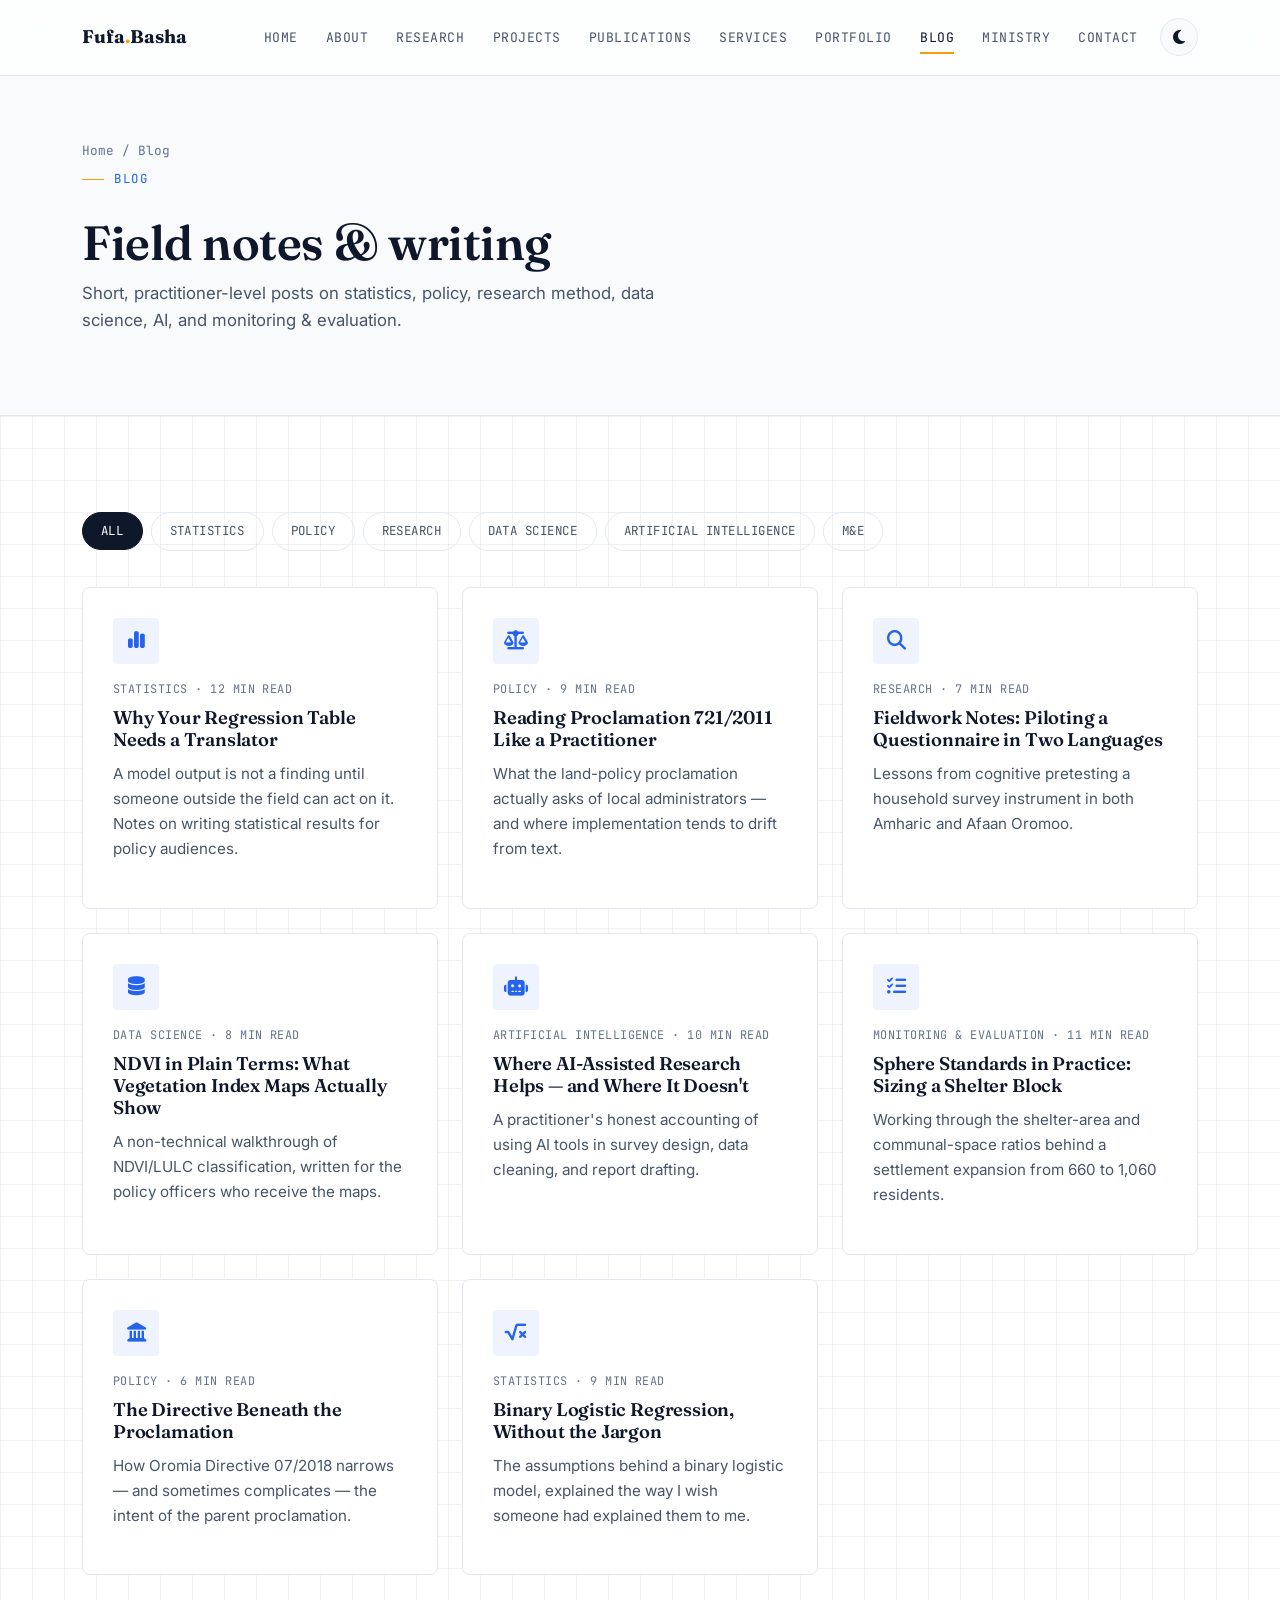
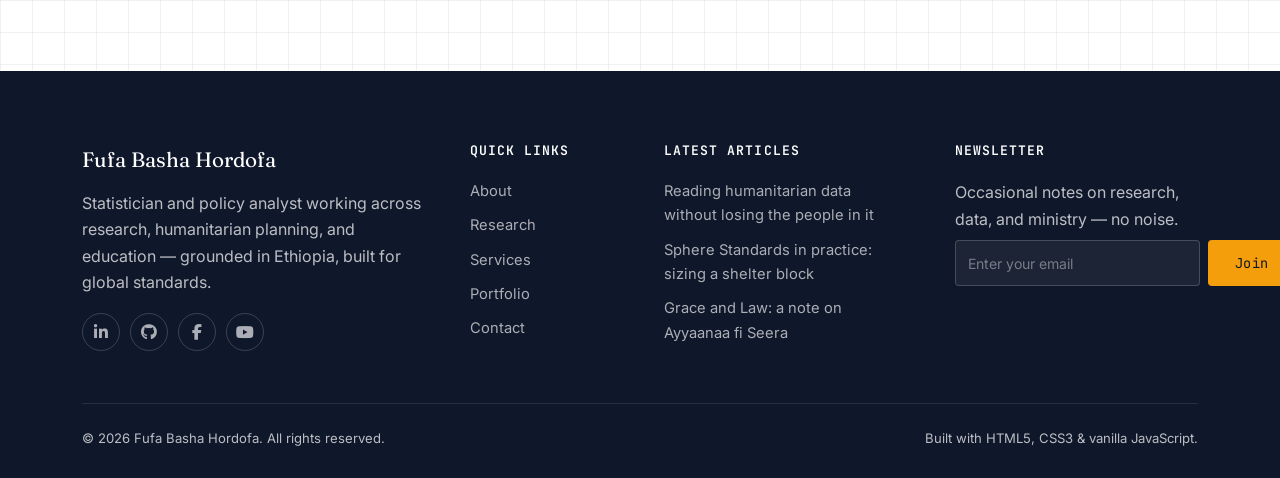
<file: blog.html>
<!DOCTYPE html>
<html lang="en">
<head>
<meta charset="UTF-8" />
    <meta name="viewport" content="width=device-width, initial-scale=1.0" />
    <title>Blog — Fufa Basha Hordofa | Notes on Statistics, Policy & Research</title>
    <meta name="description" content="Practitioner notes from Fufa Basha Hordofa on statistics, policy analysis, research methodology, data science, AI-assisted research, and monitoring & evaluation." />
    <meta name="keywords" content="Fufa Basha Hordofa, Statistician, Policy Analyst, Researcher Ethiopia, Data Analyst, Monitoring and Evaluation, Oromo researcher, SPSS STATA consultant" />
    <meta name="author" content="Fufa Basha Hordofa" />
    <link rel="canonical" href="https://fufabasha.com/blog.html" />
    <meta name="robots" content="index, follow" />
    <meta name="theme-color" content="#0F172A" />

    <!-- Open Graph -->
    <meta property="og:type" content="blog" />
    <meta property="og:title" content="Blog — Fufa Basha Hordofa | Notes on Statistics, Policy & Research" />
    <meta property="og:description" content="Practitioner notes from Fufa Basha Hordofa on statistics, policy analysis, research methodology, data science, AI-assisted research, and monitoring & evaluation." />
    <meta property="og:url" content="https://fufabasha.com/blog.html" />
    <meta property="og:image" content="https://fufabasha.com/assets/images/og-cover.jpg" />
    <meta property="og:site_name" content="Fufa Basha Hordofa" />

    <!-- Twitter Card -->
    <meta name="twitter:card" content="summary_large_image" />
    <meta name="twitter:title" content="Blog — Fufa Basha Hordofa | Notes on Statistics, Policy & Research" />
    <meta name="twitter:description" content="Practitioner notes from Fufa Basha Hordofa on statistics, policy analysis, research methodology, data science, AI-assisted research, and monitoring & evaluation." />
    <meta name="twitter:image" content="https://fufabasha.com/assets/images/og-cover.jpg" />

    <!-- Favicon -->
    <link rel="icon" type="image/svg+xml" href="assets/icons/favicon.svg" />
    <link rel="alternate icon" href="assets/icons/favicon.svg" />

    <script>
      // Apply saved theme before paint to avoid flash-of-wrong-theme
      (function () {
        var t = localStorage.getItem('fufa-theme') ||
          (window.matchMedia('(prefers-color-scheme: dark)').matches ? 'dark' : 'light');
        document.documentElement.setAttribute('data-theme', t);
      })();
    </script>

    <!-- Fonts -->
    <link rel="preconnect" href="https://fonts.googleapis.com" />
    <link rel="preconnect" href="https://fonts.gstatic.com" crossorigin />
    <link href="https://fonts.googleapis.com/css2?family=Fraunces:opsz,wght@9..144,400;9..144,500;9..144,600;9..144,700&family=Inter:wght@400;500;600;700&family=JetBrains+Mono:wght@400;500;600&display=swap" rel="stylesheet" />

    <!-- Bootstrap 5 -->
    <link href="https://cdn.jsdelivr.net/npm/bootstrap@5.3.3/dist/css/bootstrap.min.css" rel="stylesheet" />
    <!-- Font Awesome -->
    <link rel="stylesheet" href="https://cdnjs.cloudflare.com/ajax/libs/font-awesome/6.5.2/css/all.min.css" />
    <!-- AOS Animation -->
    <link href="https://unpkg.com/aos@2.3.4/dist/aos.css" rel="stylesheet" />

    <!-- Site stylesheet -->
    <link rel="stylesheet" href="assets/css/style.css" />

<script type="application/ld+json">
    {
      "@context": "https://schema.org",
      "@type": "Person",
      "name": "Fufa Basha Hordofa",
      "jobTitle": ["Statistician", "Policy Analyst", "Researcher", "Data Analyst"],
      "url": "https://fufabasha.com/",
      "image": "https://fufabasha.com/assets/images/og-cover.jpg",
      "nationality": "Ethiopian",
      "knowsLanguage": ["English", "Afaan Oromoo", "Amharic"],
      "sameAs": [
        "https://www.linkedin.com/in/fufabasha",
        "https://github.com/fufabasha",
        "https://www.facebook.com/fufabasha",
        "https://www.youtube.com/@fufabasha"
      ]
    }
    </script>
</head>
<body>
  <div id="preloader" aria-hidden="true">
    <div class="loader-mark">
      <span>FBH / LOADING FIELD DATA</span>
      <div class="loader-bar"></div>
    </div>
  </div>
  <div id="scroll-progress"></div>
  <a class="skip-link" href="#main-content">Skip to content</a>
  <nav class="navbar navbar-expand-lg navbar-fufa fixed-top" aria-label="Primary">
    <div class="container">
      <a class="navbar-brand" href="index.html">Fufa<span class="brand-mark">.</span>Basha</a>
      <button class="navbar-toggler" type="button" data-bs-toggle="collapse" data-bs-target="#mainNav" aria-controls="mainNav" aria-expanded="false" aria-label="Toggle navigation">
        <i class="fa-solid fa-bars"></i>
      </button>
      <div class="collapse navbar-collapse" id="mainNav">
        <ul class="navbar-nav ms-auto align-items-lg-center">
          <li class="nav-item"><a class="nav-link" href="index.html">Home</a></li>
          <li class="nav-item"><a class="nav-link" href="about.html">About</a></li>
          <li class="nav-item"><a class="nav-link" href="research.html">Research</a></li>
          <li class="nav-item"><a class="nav-link" href="projects.html">Projects</a></li>
          <li class="nav-item"><a class="nav-link" href="publications.html">Publications</a></li>
          <li class="nav-item"><a class="nav-link" href="services.html">Services</a></li>
          <li class="nav-item"><a class="nav-link" href="portfolio.html">Portfolio</a></li>
          <li class="nav-item"><a class="nav-link" href="blog.html">Blog</a></li>
          <li class="nav-item"><a class="nav-link" href="ministry.html">Ministry</a></li>
          <li class="nav-item"><a class="nav-link" href="contact.html">Contact</a></li>
        </ul>
        <button class="theme-toggle" aria-label="Toggle dark mode"><i class="fa-solid fa-moon"></i></button>
      </div>
    </div>
  </nav>
  <main id="main-content">
<header class="page-header">
    <div class="container">
      <nav class="breadcrumb-fufa" aria-label="Breadcrumb"><a href="index.html">Home</a><span class="sep">/</span><span>Blog</span></nav>
      <div class="eyebrow">Blog</div>
      <h1 data-aos="fade-up">Field notes &amp; writing</h1>
      <p class="section-lead" data-aos="fade-up" data-aos-delay="80">Short, practitioner-level posts on statistics, policy, research method, data science, AI, and monitoring & evaluation.</p>
    </div>
  </header>
    <section class="section">
      <div class="container">
        <div class="filter-bar" data-aos="fade-up">
          <button class="blog-filter-btn filter-btn active" data-category="all">All</button>
          <button class="blog-filter-btn filter-btn" data-category="statistics">Statistics</button>
          <button class="blog-filter-btn filter-btn" data-category="policy">Policy</button>
          <button class="blog-filter-btn filter-btn" data-category="research">Research</button>
          <button class="blog-filter-btn filter-btn" data-category="data-science">Data Science</button>
          <button class="blog-filter-btn filter-btn" data-category="ai">Artificial Intelligence</button>
          <button class="blog-filter-btn filter-btn" data-category="me">M&amp;E</button>
        </div>
        <div class="row g-4">
          <div class="col-md-6 col-lg-4 blog-card-item" data-category="statistics">
            <a href="blog.html" class="text-decoration-none">
              <div class="field-card h-100">
                <div class="card-icon"><i class="fa-solid fa-chart-simple"></i></div>
                <div class="blog-meta mb-2">Statistics &middot; 12 min read</div>
                <h3 style="color: var(--color-text);">Why Your Regression Table Needs a Translator</h3>
                <p>A model output is not a finding until someone outside the field can act on it. Notes on writing statistical results for policy audiences.</p>
              </div>
            </a>
          </div>
          <div class="col-md-6 col-lg-4 blog-card-item" data-category="policy">
            <a href="blog.html" class="text-decoration-none">
              <div class="field-card h-100">
                <div class="card-icon"><i class="fa-solid fa-scale-balanced"></i></div>
                <div class="blog-meta mb-2">Policy &middot; 9 min read</div>
                <h3 style="color: var(--color-text);">Reading Proclamation 721/2011 Like a Practitioner</h3>
                <p>What the land-policy proclamation actually asks of local administrators — and where implementation tends to drift from text.</p>
              </div>
            </a>
          </div>
          <div class="col-md-6 col-lg-4 blog-card-item" data-category="research">
            <a href="blog.html" class="text-decoration-none">
              <div class="field-card h-100">
                <div class="card-icon"><i class="fa-solid fa-magnifying-glass"></i></div>
                <div class="blog-meta mb-2">Research &middot; 7 min read</div>
                <h3 style="color: var(--color-text);">Fieldwork Notes: Piloting a Questionnaire in Two Languages</h3>
                <p>Lessons from cognitive pretesting a household survey instrument in both Amharic and Afaan Oromoo.</p>
              </div>
            </a>
          </div>
          <div class="col-md-6 col-lg-4 blog-card-item" data-category="data-science">
            <a href="blog.html" class="text-decoration-none">
              <div class="field-card h-100">
                <div class="card-icon"><i class="fa-solid fa-database"></i></div>
                <div class="blog-meta mb-2">Data Science &middot; 8 min read</div>
                <h3 style="color: var(--color-text);">NDVI in Plain Terms: What Vegetation Index Maps Actually Show</h3>
                <p>A non-technical walkthrough of NDVI/LULC classification, written for the policy officers who receive the maps.</p>
              </div>
            </a>
          </div>
          <div class="col-md-6 col-lg-4 blog-card-item" data-category="ai">
            <a href="blog.html" class="text-decoration-none">
              <div class="field-card h-100">
                <div class="card-icon"><i class="fa-solid fa-robot"></i></div>
                <div class="blog-meta mb-2">Artificial Intelligence &middot; 10 min read</div>
                <h3 style="color: var(--color-text);">Where AI-Assisted Research Helps — and Where It Doesn't</h3>
                <p>A practitioner's honest accounting of using AI tools in survey design, data cleaning, and report drafting.</p>
              </div>
            </a>
          </div>
          <div class="col-md-6 col-lg-4 blog-card-item" data-category="me">
            <a href="blog.html" class="text-decoration-none">
              <div class="field-card h-100">
                <div class="card-icon"><i class="fa-solid fa-list-check"></i></div>
                <div class="blog-meta mb-2">Monitoring & Evaluation &middot; 11 min read</div>
                <h3 style="color: var(--color-text);">Sphere Standards in Practice: Sizing a Shelter Block</h3>
                <p>Working through the shelter-area and communal-space ratios behind a settlement expansion from 660 to 1,060 residents.</p>
              </div>
            </a>
          </div>
          <div class="col-md-6 col-lg-4 blog-card-item" data-category="policy">
            <a href="blog.html" class="text-decoration-none">
              <div class="field-card h-100">
                <div class="card-icon"><i class="fa-solid fa-landmark"></i></div>
                <div class="blog-meta mb-2">Policy &middot; 6 min read</div>
                <h3 style="color: var(--color-text);">The Directive Beneath the Proclamation</h3>
                <p>How Oromia Directive 07/2018 narrows — and sometimes complicates — the intent of the parent proclamation.</p>
              </div>
            </a>
          </div>
          <div class="col-md-6 col-lg-4 blog-card-item" data-category="statistics">
            <a href="blog.html" class="text-decoration-none">
              <div class="field-card h-100">
                <div class="card-icon"><i class="fa-solid fa-square-root-variable"></i></div>
                <div class="blog-meta mb-2">Statistics &middot; 9 min read</div>
                <h3 style="color: var(--color-text);">Binary Logistic Regression, Without the Jargon</h3>
                <p>The assumptions behind a binary logistic model, explained the way I wish someone had explained them to me.</p>
              </div>
            </a>
          </div>
        </div>
      </div>
    </section>

  </main>
  <footer class="footer-fufa">
    <div class="container">
      <div class="row g-5">
        <div class="col-lg-4">
          <div class="footer-brand">Fufa Basha Hordofa</div>
          <p>Statistician and policy analyst working across research, humanitarian planning, and education — grounded in Ethiopia, built for global standards.</p>
          <div class="social-row">
            <a href="https://www.linkedin.com/in/fufabasha" aria-label="LinkedIn" target="_blank" rel="noopener"><i class="fa-brands fa-linkedin-in"></i></a>
            <a href="https://github.com/fufabasha" aria-label="GitHub" target="_blank" rel="noopener"><i class="fa-brands fa-github"></i></a>
            <a href="https://www.facebook.com/fufabasha" aria-label="Facebook" target="_blank" rel="noopener"><i class="fa-brands fa-facebook-f"></i></a>
            <a href="https://www.youtube.com/@fufabasha" aria-label="YouTube" target="_blank" rel="noopener"><i class="fa-brands fa-youtube"></i></a>
          </div>
        </div>
        <div class="col-lg-2 col-6">
          <h5>Quick links</h5>
          <ul>
            <li><a href="about.html">About</a></li>
            <li><a href="research.html">Research</a></li>
            <li><a href="services.html">Services</a></li>
            <li><a href="portfolio.html">Portfolio</a></li>
            <li><a href="contact.html">Contact</a></li>
          </ul>
        </div>
        <div class="col-lg-3 col-6">
          <h5>Latest articles</h5>
          <ul>
            <li><a href="blog.html">Reading humanitarian data without losing the people in it</a></li>
            <li><a href="blog.html">Sphere Standards in practice: sizing a shelter block</a></li>
            <li><a href="blog.html">Grace and Law: a note on Ayyaanaa fi Seera</a></li>
          </ul>
        </div>
        <div class="col-lg-3">
          <h5>Newsletter</h5>
          <p class="mb-2">Occasional notes on research, data, and ministry — no noise.</p>
          <form class="newsletter-form" aria-label="Subscribe to newsletter">
            <input type="email" required placeholder="Enter your email" aria-label="Email address" />
            <button class="btn btn-accent-fufa" type="submit">Join</button>
          </form>
        </div>
      </div>
      <div class="footer-bottom">
        <span>&copy; <span class="current-year">2026</span> Fufa Basha Hordofa. All rights reserved.</span>
        <span>Built with HTML5, CSS3 &amp; vanilla JavaScript.</span>
      </div>
    </div>
  </footer>
  <button id="back-to-top" aria-label="Back to top"><i class="fa-solid fa-arrow-up"></i></button>
  <script src="https://cdn.jsdelivr.net/npm/bootstrap@5.3.3/dist/js/bootstrap.bundle.min.js"></script>
  <script src="https://unpkg.com/aos@2.3.4/dist/aos.js"></script>
  <script src="assets/js/main.js"></script>
</body>
</html>
</file>
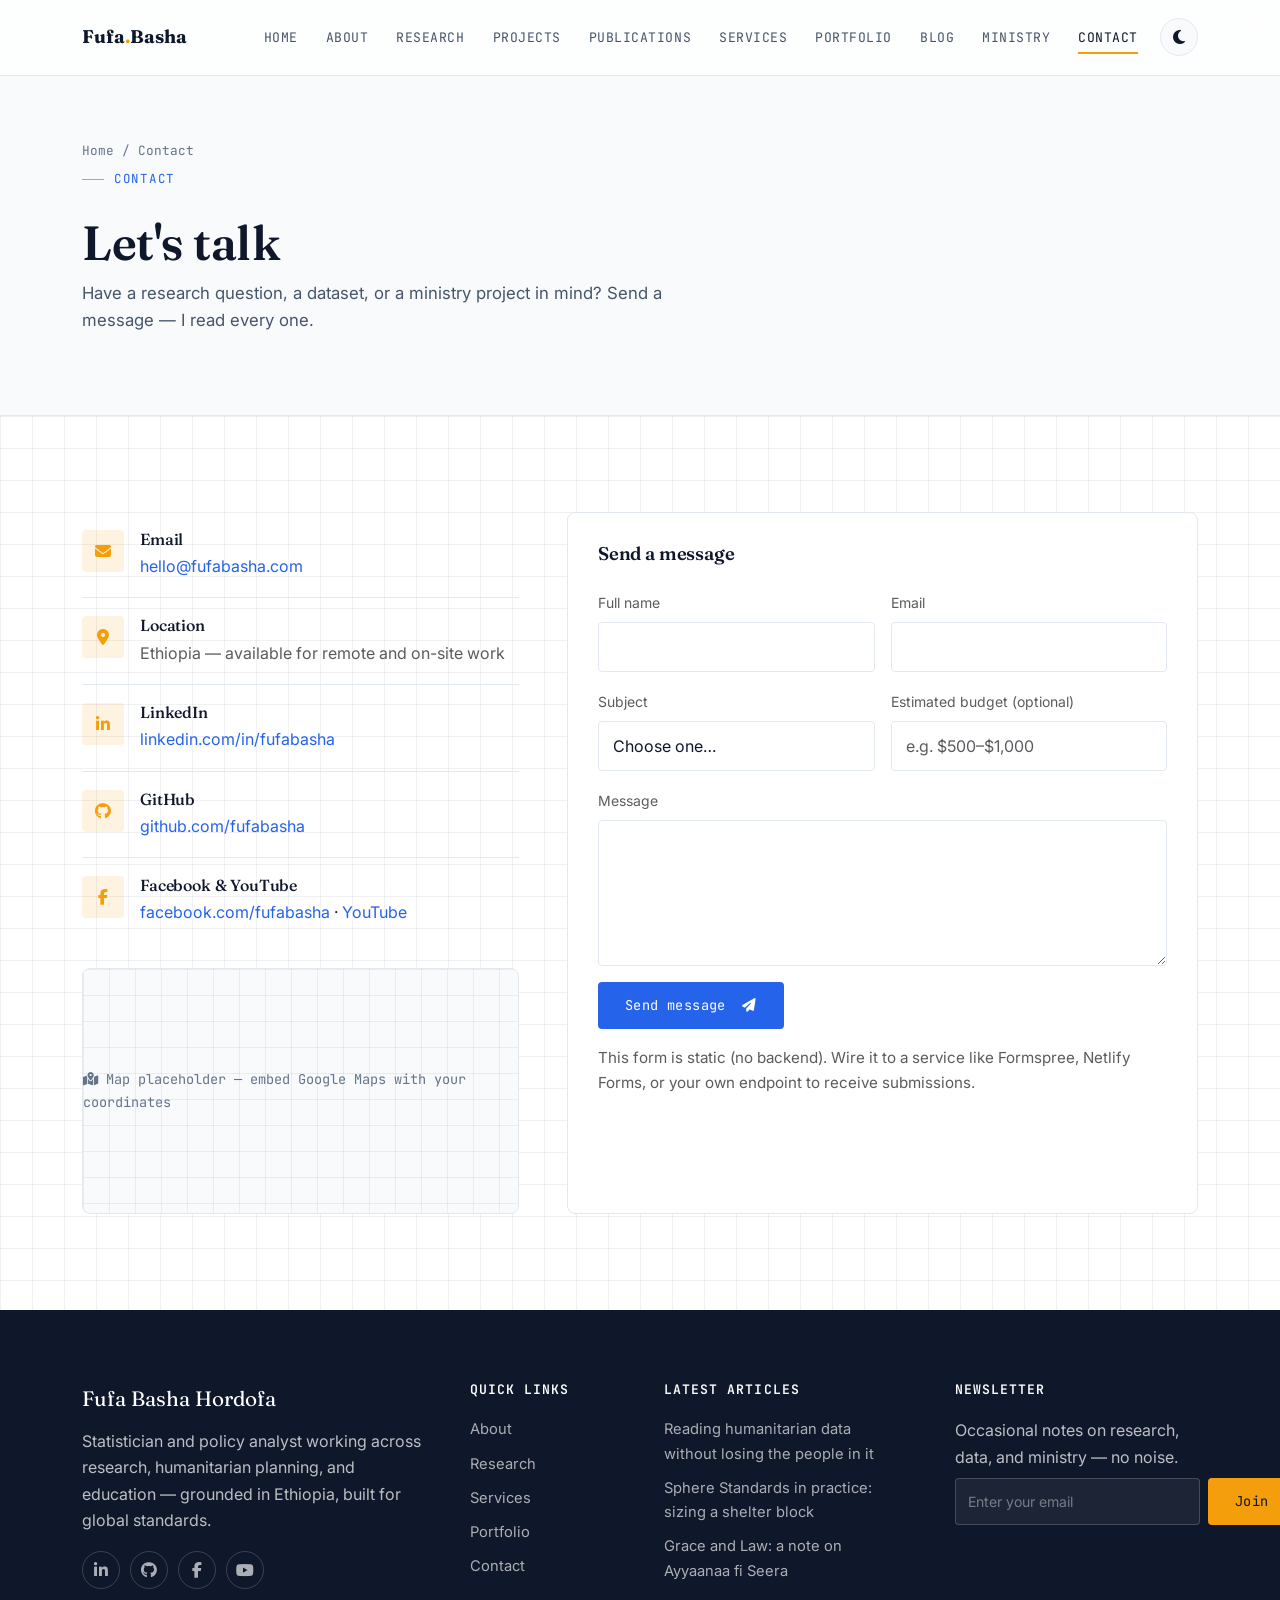
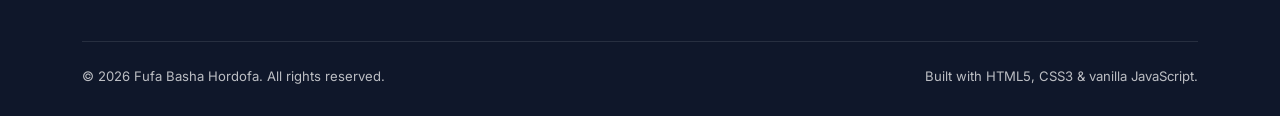
<file: contact.html>
<!DOCTYPE html>
<html lang="en">
<head>
<meta charset="UTF-8" />
    <meta name="viewport" content="width=device-width, initial-scale=1.0" />
    <title>Contact — Fufa Basha Hordofa</title>
    <meta name="description" content="Get in touch with Fufa Basha Hordofa for research collaboration, statistical consulting, humanitarian planning, or ministry content projects." />
    <meta name="keywords" content="Fufa Basha Hordofa, Statistician, Policy Analyst, Researcher Ethiopia, Data Analyst, Monitoring and Evaluation, Oromo researcher, SPSS STATA consultant" />
    <meta name="author" content="Fufa Basha Hordofa" />
    <link rel="canonical" href="https://fufabasha.com/contact.html" />
    <meta name="robots" content="index, follow" />
    <meta name="theme-color" content="#0F172A" />

    <!-- Open Graph -->
    <meta property="og:type" content="website" />
    <meta property="og:title" content="Contact — Fufa Basha Hordofa" />
    <meta property="og:description" content="Get in touch with Fufa Basha Hordofa for research collaboration, statistical consulting, humanitarian planning, or ministry content projects." />
    <meta property="og:url" content="https://fufabasha.com/contact.html" />
    <meta property="og:image" content="https://fufabasha.com/assets/images/og-cover.jpg" />
    <meta property="og:site_name" content="Fufa Basha Hordofa" />

    <!-- Twitter Card -->
    <meta name="twitter:card" content="summary_large_image" />
    <meta name="twitter:title" content="Contact — Fufa Basha Hordofa" />
    <meta name="twitter:description" content="Get in touch with Fufa Basha Hordofa for research collaboration, statistical consulting, humanitarian planning, or ministry content projects." />
    <meta name="twitter:image" content="https://fufabasha.com/assets/images/og-cover.jpg" />

    <!-- Favicon -->
    <link rel="icon" type="image/svg+xml" href="assets/icons/favicon.svg" />
    <link rel="alternate icon" href="assets/icons/favicon.svg" />

    <script>
      // Apply saved theme before paint to avoid flash-of-wrong-theme
      (function () {
        var t = localStorage.getItem('fufa-theme') ||
          (window.matchMedia('(prefers-color-scheme: dark)').matches ? 'dark' : 'light');
        document.documentElement.setAttribute('data-theme', t);
      })();
    </script>

    <!-- Fonts -->
    <link rel="preconnect" href="https://fonts.googleapis.com" />
    <link rel="preconnect" href="https://fonts.gstatic.com" crossorigin />
    <link href="https://fonts.googleapis.com/css2?family=Fraunces:opsz,wght@9..144,400;9..144,500;9..144,600;9..144,700&family=Inter:wght@400;500;600;700&family=JetBrains+Mono:wght@400;500;600&display=swap" rel="stylesheet" />

    <!-- Bootstrap 5 -->
    <link href="https://cdn.jsdelivr.net/npm/bootstrap@5.3.3/dist/css/bootstrap.min.css" rel="stylesheet" />
    <!-- Font Awesome -->
    <link rel="stylesheet" href="https://cdnjs.cloudflare.com/ajax/libs/font-awesome/6.5.2/css/all.min.css" />
    <!-- AOS Animation -->
    <link href="https://unpkg.com/aos@2.3.4/dist/aos.css" rel="stylesheet" />

    <!-- Site stylesheet -->
    <link rel="stylesheet" href="assets/css/style.css" />

<script type="application/ld+json">
    {
      "@context": "https://schema.org",
      "@type": "Person",
      "name": "Fufa Basha Hordofa",
      "jobTitle": ["Statistician", "Policy Analyst", "Researcher", "Data Analyst"],
      "url": "https://fufabasha.com/",
      "image": "https://fufabasha.com/assets/images/og-cover.jpg",
      "nationality": "Ethiopian",
      "knowsLanguage": ["English", "Afaan Oromoo", "Amharic"],
      "sameAs": [
        "https://www.linkedin.com/in/fufabasha",
        "https://github.com/fufabasha",
        "https://www.facebook.com/fufabasha",
        "https://www.youtube.com/@fufabasha"
      ]
    }
    </script>
</head>
<body>
  <div id="preloader" aria-hidden="true">
    <div class="loader-mark">
      <span>FBH / LOADING FIELD DATA</span>
      <div class="loader-bar"></div>
    </div>
  </div>
  <div id="scroll-progress"></div>
  <a class="skip-link" href="#main-content">Skip to content</a>
  <nav class="navbar navbar-expand-lg navbar-fufa fixed-top" aria-label="Primary">
    <div class="container">
      <a class="navbar-brand" href="index.html">Fufa<span class="brand-mark">.</span>Basha</a>
      <button class="navbar-toggler" type="button" data-bs-toggle="collapse" data-bs-target="#mainNav" aria-controls="mainNav" aria-expanded="false" aria-label="Toggle navigation">
        <i class="fa-solid fa-bars"></i>
      </button>
      <div class="collapse navbar-collapse" id="mainNav">
        <ul class="navbar-nav ms-auto align-items-lg-center">
          <li class="nav-item"><a class="nav-link" href="index.html">Home</a></li>
          <li class="nav-item"><a class="nav-link" href="about.html">About</a></li>
          <li class="nav-item"><a class="nav-link" href="research.html">Research</a></li>
          <li class="nav-item"><a class="nav-link" href="projects.html">Projects</a></li>
          <li class="nav-item"><a class="nav-link" href="publications.html">Publications</a></li>
          <li class="nav-item"><a class="nav-link" href="services.html">Services</a></li>
          <li class="nav-item"><a class="nav-link" href="portfolio.html">Portfolio</a></li>
          <li class="nav-item"><a class="nav-link" href="blog.html">Blog</a></li>
          <li class="nav-item"><a class="nav-link" href="ministry.html">Ministry</a></li>
          <li class="nav-item"><a class="nav-link" href="contact.html">Contact</a></li>
        </ul>
        <button class="theme-toggle" aria-label="Toggle dark mode"><i class="fa-solid fa-moon"></i></button>
      </div>
    </div>
  </nav>
  <main id="main-content">
<header class="page-header">
    <div class="container">
      <nav class="breadcrumb-fufa" aria-label="Breadcrumb"><a href="index.html">Home</a><span class="sep">/</span><span>Contact</span></nav>
      <div class="eyebrow">Contact</div>
      <h1 data-aos="fade-up">Let's talk</h1>
      <p class="section-lead" data-aos="fade-up" data-aos-delay="80">Have a research question, a dataset, or a ministry project in mind? Send a message — I read every one.</p>
    </div>
  </header>
    <section class="section">
      <div class="container">
        <div class="row g-5">
          <div class="col-lg-5" data-aos="fade-up">
            <div class="contact-info-item">
              <div class="icon-box"><i class="fa-solid fa-envelope"></i></div>
              <div>
                <h4 class="h6 mb-1">Email</h4>
                <a href="mailto:hello@fufabasha.com">hello@fufabasha.com</a>
              </div>
            </div>
            <div class="contact-info-item">
              <div class="icon-box"><i class="fa-solid fa-location-dot"></i></div>
              <div>
                <h4 class="h6 mb-1">Location</h4>
                <span class="text-muted">Ethiopia — available for remote and on-site work</span>
              </div>
            </div>
            <div class="contact-info-item">
              <div class="icon-box"><i class="fa-brands fa-linkedin-in"></i></div>
              <div>
                <h4 class="h6 mb-1">LinkedIn</h4>
                <a href="https://www.linkedin.com/in/fufabasha" target="_blank" rel="noopener">linkedin.com/in/fufabasha</a>
              </div>
            </div>
            <div class="contact-info-item">
              <div class="icon-box"><i class="fa-brands fa-github"></i></div>
              <div>
                <h4 class="h6 mb-1">GitHub</h4>
                <a href="https://github.com/fufabasha" target="_blank" rel="noopener">github.com/fufabasha</a>
              </div>
            </div>
            <div class="contact-info-item" style="border-bottom:none;">
              <div class="icon-box"><i class="fa-brands fa-facebook-f"></i></div>
              <div>
                <h4 class="h6 mb-1">Facebook &amp; YouTube</h4>
                <a href="https://www.facebook.com/fufabasha" target="_blank" rel="noopener">facebook.com/fufabasha</a> ·
                <a href="https://www.youtube.com/@fufabasha" target="_blank" rel="noopener">YouTube</a>
              </div>
            </div>

            <div class="map-placeholder mt-4">
              <span><i class="fa-solid fa-map-location-dot me-2"></i>Map placeholder — embed Google Maps with your coordinates</span>
            </div>
          </div>

          <div class="col-lg-7" data-aos="fade-up" data-aos-delay="100">
            <div class="field-card">
              <h3 class="mb-4">Send a message</h3>
              <div id="form-feedback" class="alert alert-success d-none" role="alert">
                <i class="fa-solid fa-circle-check me-2"></i>Message ready — connect a form backend (e.g. Formspree) to deliver it, or open your mail client below.
              </div>
              <form id="contact-form" class="contact-form row g-3" novalidate>
                <div class="col-md-6">
                  <label class="form-label small text-muted" for="name">Full name</label>
                  <input type="text" id="name" name="name" class="form-control" required />
                  <div class="invalid-feedback">Please enter your name.</div>
                </div>
                <div class="col-md-6">
                  <label class="form-label small text-muted" for="email">Email</label>
                  <input type="email" id="email" name="email" class="form-control" required />
                  <div class="invalid-feedback">Please enter a valid email.</div>
                </div>
                <div class="col-md-6">
                  <label class="form-label small text-muted" for="subject">Subject</label>
                  <select id="subject" name="subject" class="form-select" required>
                    <option value="" selected disabled>Choose one&hellip;</option>
                    <option>Research collaboration</option>
                    <option>Statistical consulting</option>
                    <option>Humanitarian / M&amp;E project</option>
                    <option>Ministry content</option>
                    <option>Other</option>
                  </select>
                </div>
                <div class="col-md-6">
                  <label class="form-label small text-muted" for="budget">Estimated budget (optional)</label>
                  <input type="text" id="budget" name="budget" class="form-control" placeholder="e.g. $500–$1,000" />
                </div>
                <div class="col-12">
                  <label class="form-label small text-muted" for="message">Message</label>
                  <textarea id="message" name="message" rows="5" class="form-control" required></textarea>
                  <div class="invalid-feedback">Please add a short message.</div>
                </div>
                <div class="col-12">
                  <button type="submit" class="btn btn-primary-fufa">Send message <i class="fa-solid fa-paper-plane ms-2"></i></button>
                </div>
              </form>
              <p class="text-muted small mt-3 mb-0">This form is static (no backend). Wire it to a service like Formspree, Netlify Forms, or your own endpoint to receive submissions.</p>
            </div>
          </div>
        </div>
      </div>
    </section>

  </main>
  <footer class="footer-fufa">
    <div class="container">
      <div class="row g-5">
        <div class="col-lg-4">
          <div class="footer-brand">Fufa Basha Hordofa</div>
          <p>Statistician and policy analyst working across research, humanitarian planning, and education — grounded in Ethiopia, built for global standards.</p>
          <div class="social-row">
            <a href="https://www.linkedin.com/in/fufabasha" aria-label="LinkedIn" target="_blank" rel="noopener"><i class="fa-brands fa-linkedin-in"></i></a>
            <a href="https://github.com/fufabasha" aria-label="GitHub" target="_blank" rel="noopener"><i class="fa-brands fa-github"></i></a>
            <a href="https://www.facebook.com/fufabasha" aria-label="Facebook" target="_blank" rel="noopener"><i class="fa-brands fa-facebook-f"></i></a>
            <a href="https://www.youtube.com/@fufabasha" aria-label="YouTube" target="_blank" rel="noopener"><i class="fa-brands fa-youtube"></i></a>
          </div>
        </div>
        <div class="col-lg-2 col-6">
          <h5>Quick links</h5>
          <ul>
            <li><a href="about.html">About</a></li>
            <li><a href="research.html">Research</a></li>
            <li><a href="services.html">Services</a></li>
            <li><a href="portfolio.html">Portfolio</a></li>
            <li><a href="contact.html">Contact</a></li>
          </ul>
        </div>
        <div class="col-lg-3 col-6">
          <h5>Latest articles</h5>
          <ul>
            <li><a href="blog.html">Reading humanitarian data without losing the people in it</a></li>
            <li><a href="blog.html">Sphere Standards in practice: sizing a shelter block</a></li>
            <li><a href="blog.html">Grace and Law: a note on Ayyaanaa fi Seera</a></li>
          </ul>
        </div>
        <div class="col-lg-3">
          <h5>Newsletter</h5>
          <p class="mb-2">Occasional notes on research, data, and ministry — no noise.</p>
          <form class="newsletter-form" aria-label="Subscribe to newsletter">
            <input type="email" required placeholder="Enter your email" aria-label="Email address" />
            <button class="btn btn-accent-fufa" type="submit">Join</button>
          </form>
        </div>
      </div>
      <div class="footer-bottom">
        <span>&copy; <span class="current-year">2026</span> Fufa Basha Hordofa. All rights reserved.</span>
        <span>Built with HTML5, CSS3 &amp; vanilla JavaScript.</span>
      </div>
    </div>
  </footer>
  <button id="back-to-top" aria-label="Back to top"><i class="fa-solid fa-arrow-up"></i></button>
  <script src="https://cdn.jsdelivr.net/npm/bootstrap@5.3.3/dist/js/bootstrap.bundle.min.js"></script>
  <script src="https://unpkg.com/aos@2.3.4/dist/aos.js"></script>
  <script src="assets/js/main.js"></script>
</body>
</html>
</file>
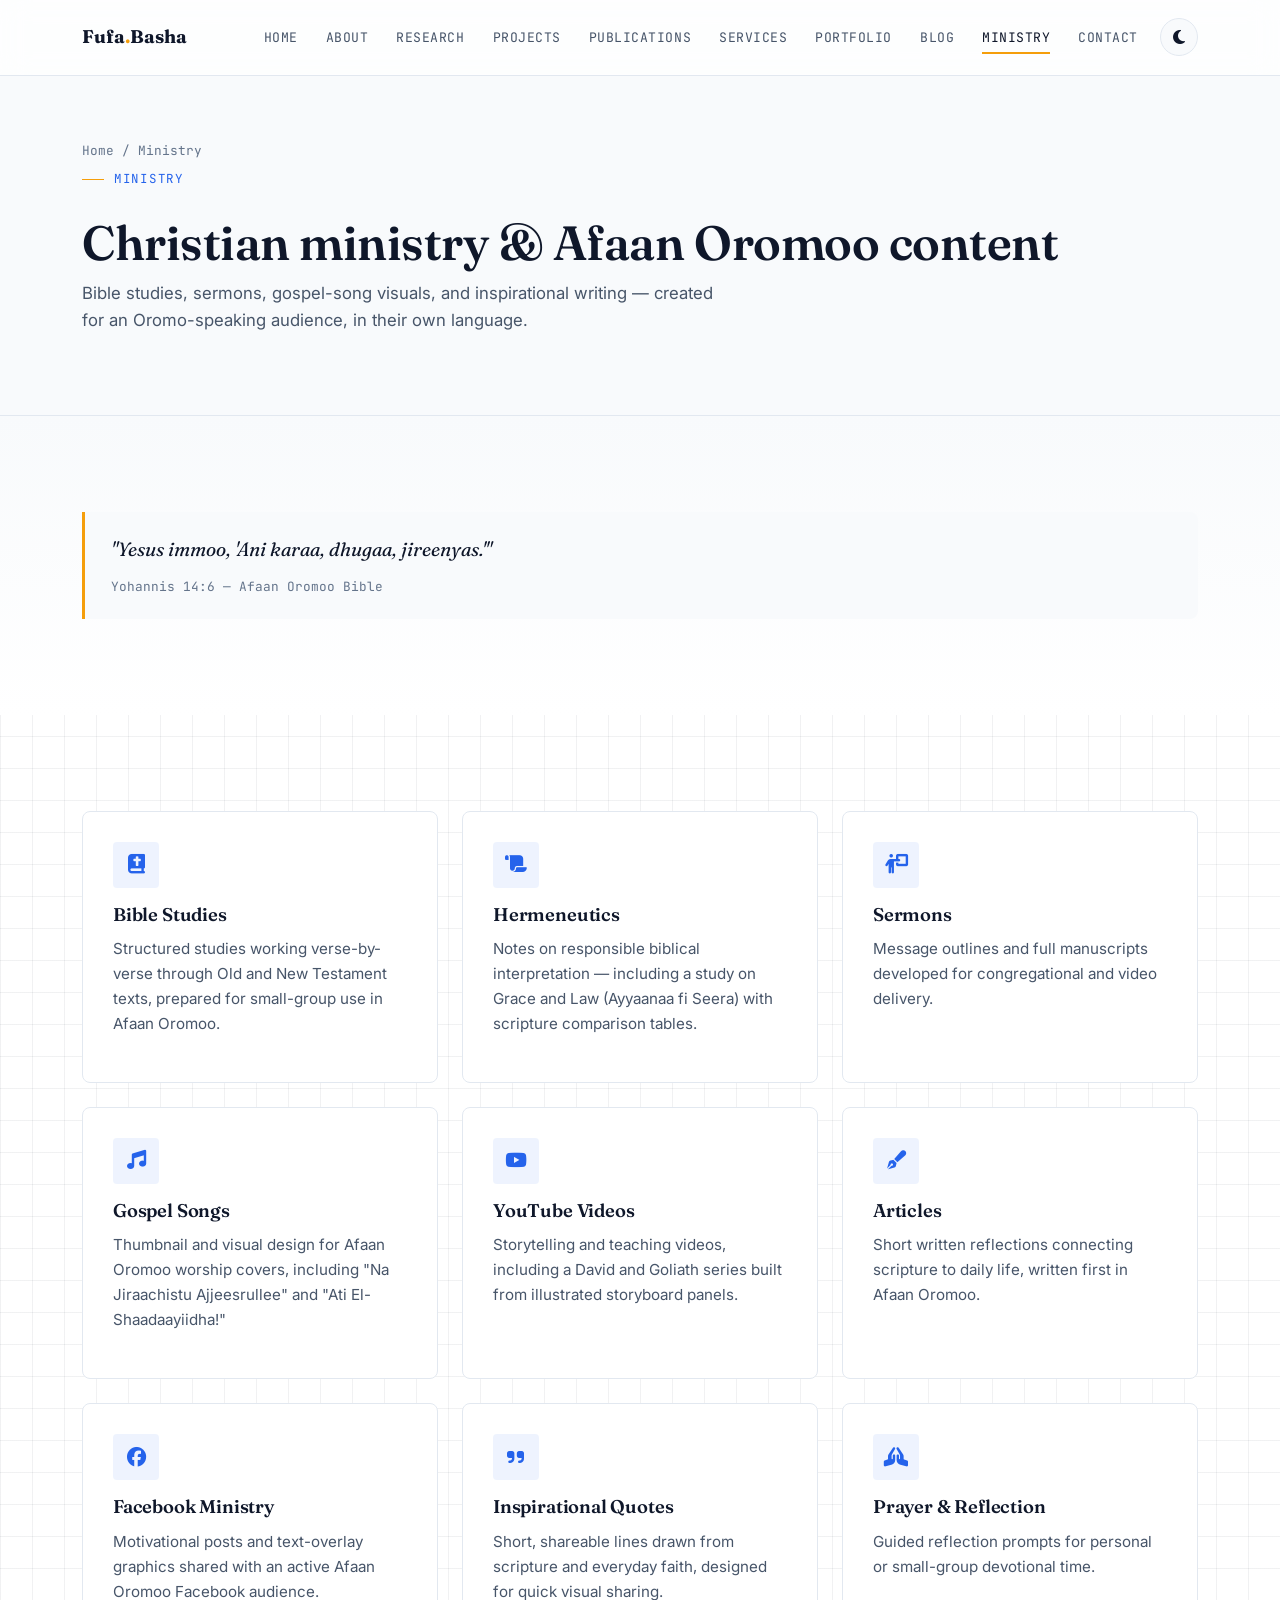
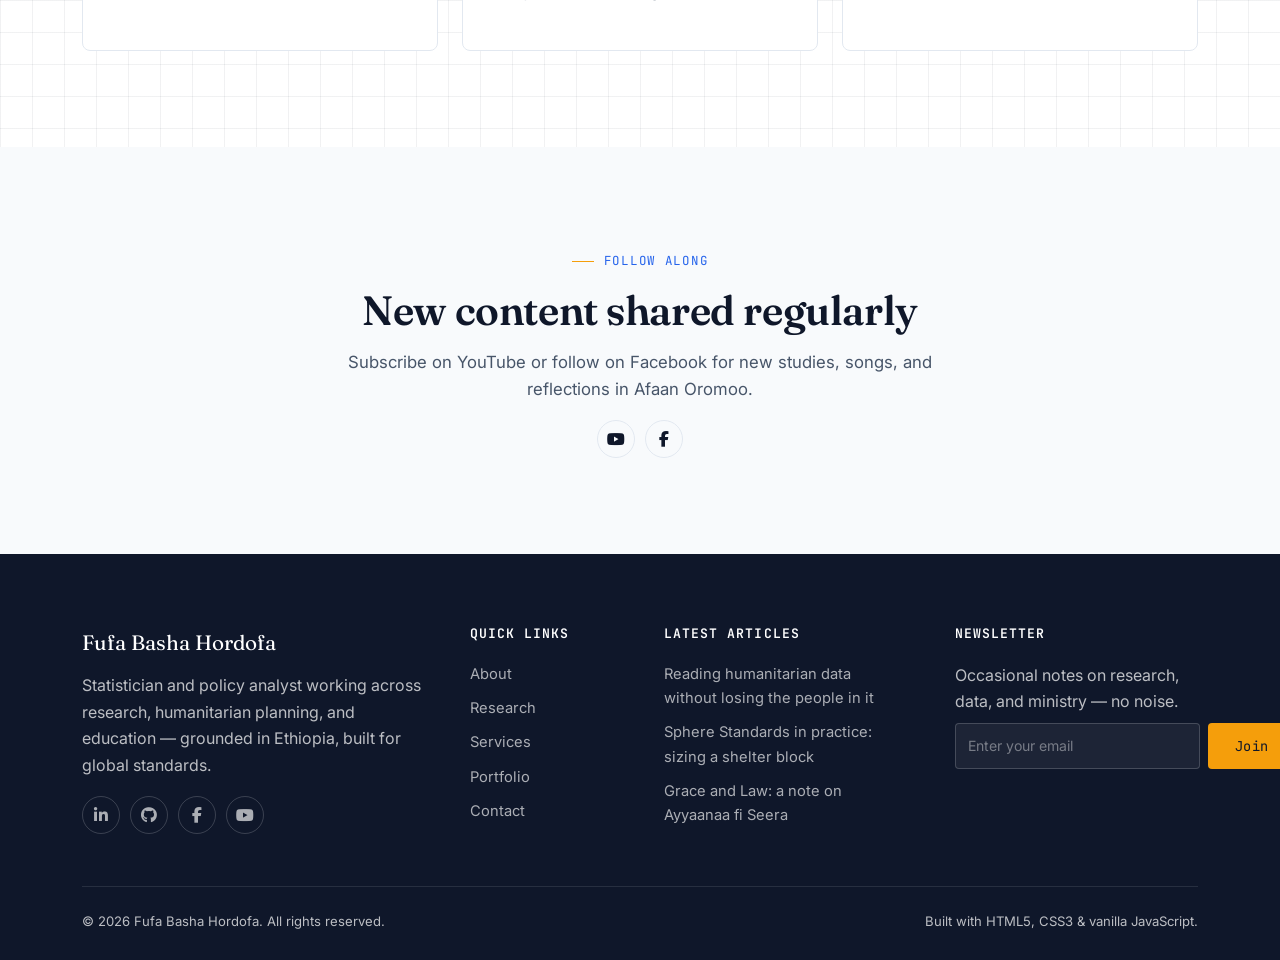
<file: ministry.html>
<!DOCTYPE html>
<html lang="en">
<head>
<meta charset="UTF-8" />
    <meta name="viewport" content="width=device-width, initial-scale=1.0" />
    <title>Ministry — Fufa Basha Hordofa | Afaan Oromoo Christian Content</title>
    <meta name="description" content="Bible studies, sermons, gospel-song visuals, and inspirational writing in Afaan Oromoo, created by Fufa Basha Hordofa for an Oromo-speaking Christian audience." />
    <meta name="keywords" content="Fufa Basha Hordofa, Statistician, Policy Analyst, Researcher Ethiopia, Data Analyst, Monitoring and Evaluation, Oromo researcher, SPSS STATA consultant" />
    <meta name="author" content="Fufa Basha Hordofa" />
    <link rel="canonical" href="https://fufabasha.com/ministry.html" />
    <meta name="robots" content="index, follow" />
    <meta name="theme-color" content="#0F172A" />

    <!-- Open Graph -->
    <meta property="og:type" content="website" />
    <meta property="og:title" content="Ministry — Fufa Basha Hordofa | Afaan Oromoo Christian Content" />
    <meta property="og:description" content="Bible studies, sermons, gospel-song visuals, and inspirational writing in Afaan Oromoo, created by Fufa Basha Hordofa for an Oromo-speaking Christian audience." />
    <meta property="og:url" content="https://fufabasha.com/ministry.html" />
    <meta property="og:image" content="https://fufabasha.com/assets/images/og-cover.jpg" />
    <meta property="og:site_name" content="Fufa Basha Hordofa" />

    <!-- Twitter Card -->
    <meta name="twitter:card" content="summary_large_image" />
    <meta name="twitter:title" content="Ministry — Fufa Basha Hordofa | Afaan Oromoo Christian Content" />
    <meta name="twitter:description" content="Bible studies, sermons, gospel-song visuals, and inspirational writing in Afaan Oromoo, created by Fufa Basha Hordofa for an Oromo-speaking Christian audience." />
    <meta name="twitter:image" content="https://fufabasha.com/assets/images/og-cover.jpg" />

    <!-- Favicon -->
    <link rel="icon" type="image/svg+xml" href="assets/icons/favicon.svg" />
    <link rel="alternate icon" href="assets/icons/favicon.svg" />

    <script>
      // Apply saved theme before paint to avoid flash-of-wrong-theme
      (function () {
        var t = localStorage.getItem('fufa-theme') ||
          (window.matchMedia('(prefers-color-scheme: dark)').matches ? 'dark' : 'light');
        document.documentElement.setAttribute('data-theme', t);
      })();
    </script>

    <!-- Fonts -->
    <link rel="preconnect" href="https://fonts.googleapis.com" />
    <link rel="preconnect" href="https://fonts.gstatic.com" crossorigin />
    <link href="https://fonts.googleapis.com/css2?family=Fraunces:opsz,wght@9..144,400;9..144,500;9..144,600;9..144,700&family=Inter:wght@400;500;600;700&family=JetBrains+Mono:wght@400;500;600&display=swap" rel="stylesheet" />

    <!-- Bootstrap 5 -->
    <link href="https://cdn.jsdelivr.net/npm/bootstrap@5.3.3/dist/css/bootstrap.min.css" rel="stylesheet" />
    <!-- Font Awesome -->
    <link rel="stylesheet" href="https://cdnjs.cloudflare.com/ajax/libs/font-awesome/6.5.2/css/all.min.css" />
    <!-- AOS Animation -->
    <link href="https://unpkg.com/aos@2.3.4/dist/aos.css" rel="stylesheet" />

    <!-- Site stylesheet -->
    <link rel="stylesheet" href="assets/css/style.css" />

<script type="application/ld+json">
    {
      "@context": "https://schema.org",
      "@type": "Person",
      "name": "Fufa Basha Hordofa",
      "jobTitle": ["Statistician", "Policy Analyst", "Researcher", "Data Analyst"],
      "url": "https://fufabasha.com/",
      "image": "https://fufabasha.com/assets/images/og-cover.jpg",
      "nationality": "Ethiopian",
      "knowsLanguage": ["English", "Afaan Oromoo", "Amharic"],
      "sameAs": [
        "https://www.linkedin.com/in/fufabasha",
        "https://github.com/fufabasha",
        "https://www.facebook.com/fufabasha",
        "https://www.youtube.com/@fufabasha"
      ]
    }
    </script>
</head>
<body>
  <div id="preloader" aria-hidden="true">
    <div class="loader-mark">
      <span>FBH / LOADING FIELD DATA</span>
      <div class="loader-bar"></div>
    </div>
  </div>
  <div id="scroll-progress"></div>
  <a class="skip-link" href="#main-content">Skip to content</a>
  <nav class="navbar navbar-expand-lg navbar-fufa fixed-top" aria-label="Primary">
    <div class="container">
      <a class="navbar-brand" href="index.html">Fufa<span class="brand-mark">.</span>Basha</a>
      <button class="navbar-toggler" type="button" data-bs-toggle="collapse" data-bs-target="#mainNav" aria-controls="mainNav" aria-expanded="false" aria-label="Toggle navigation">
        <i class="fa-solid fa-bars"></i>
      </button>
      <div class="collapse navbar-collapse" id="mainNav">
        <ul class="navbar-nav ms-auto align-items-lg-center">
          <li class="nav-item"><a class="nav-link" href="index.html">Home</a></li>
          <li class="nav-item"><a class="nav-link" href="about.html">About</a></li>
          <li class="nav-item"><a class="nav-link" href="research.html">Research</a></li>
          <li class="nav-item"><a class="nav-link" href="projects.html">Projects</a></li>
          <li class="nav-item"><a class="nav-link" href="publications.html">Publications</a></li>
          <li class="nav-item"><a class="nav-link" href="services.html">Services</a></li>
          <li class="nav-item"><a class="nav-link" href="portfolio.html">Portfolio</a></li>
          <li class="nav-item"><a class="nav-link" href="blog.html">Blog</a></li>
          <li class="nav-item"><a class="nav-link" href="ministry.html">Ministry</a></li>
          <li class="nav-item"><a class="nav-link" href="contact.html">Contact</a></li>
        </ul>
        <button class="theme-toggle" aria-label="Toggle dark mode"><i class="fa-solid fa-moon"></i></button>
      </div>
    </div>
  </nav>
  <main id="main-content">
<header class="page-header">
    <div class="container">
      <nav class="breadcrumb-fufa" aria-label="Breadcrumb"><a href="index.html">Home</a><span class="sep">/</span><span>Ministry</span></nav>
      <div class="eyebrow">Ministry</div>
      <h1 data-aos="fade-up">Christian ministry &amp; Afaan Oromoo content</h1>
      <p class="section-lead" data-aos="fade-up" data-aos-delay="80">Bible studies, sermons, gospel-song visuals, and inspirational writing — created for an Oromo-speaking audience, in their own language.</p>
    </div>
  </header>
    <section class="section ministry-hero">
      <div class="container">
        <div class="verse-block" data-aos="fade-up">
          "Yesus immoo, 'Ani karaa, dhugaa, jireenyas.'"
          <span class="verse-ref">Yohannis 14:6 — Afaan Oromoo Bible</span>
        </div>
      </div>
    </section>

    <section class="section">
      <div class="container">
        <div class="row g-4">
          <div class="col-md-6 col-lg-4" data-aos="fade-up">
            <div class="field-card h-100">
              <div class="card-icon"><i class="fa-solid fa-book-bible"></i></div>
              <h3>Bible Studies</h3>
              <p>Structured studies working verse-by-verse through Old and New Testament texts, prepared for small-group use in Afaan Oromoo.</p>
            </div>
          </div>
          <div class="col-md-6 col-lg-4" data-aos="fade-up" data-aos-delay="60">
            <div class="field-card h-100">
              <div class="card-icon"><i class="fa-solid fa-scroll"></i></div>
              <h3>Hermeneutics</h3>
              <p>Notes on responsible biblical interpretation — including a study on Grace and Law (Ayyaanaa fi Seera) with scripture comparison tables.</p>
            </div>
          </div>
          <div class="col-md-6 col-lg-4" data-aos="fade-up" data-aos-delay="120">
            <div class="field-card h-100">
              <div class="card-icon"><i class="fa-solid fa-person-chalkboard"></i></div>
              <h3>Sermons</h3>
              <p>Message outlines and full manuscripts developed for congregational and video delivery.</p>
            </div>
          </div>
          <div class="col-md-6 col-lg-4" data-aos="fade-up">
            <div class="field-card h-100">
              <div class="card-icon"><i class="fa-solid fa-music"></i></div>
              <h3>Gospel Songs</h3>
              <p>Thumbnail and visual design for Afaan Oromoo worship covers, including "Na Jiraachistu Ajjeesrullee" and "Ati El-Shaadaayiidha!"</p>
            </div>
          </div>
          <div class="col-md-6 col-lg-4" data-aos="fade-up" data-aos-delay="60">
            <div class="field-card h-100">
              <div class="card-icon"><i class="fa-brands fa-youtube"></i></div>
              <h3>YouTube Videos</h3>
              <p>Storytelling and teaching videos, including a David and Goliath series built from illustrated storyboard panels.</p>
            </div>
          </div>
          <div class="col-md-6 col-lg-4" data-aos="fade-up" data-aos-delay="120">
            <div class="field-card h-100">
              <div class="card-icon"><i class="fa-solid fa-pen-fancy"></i></div>
              <h3>Articles</h3>
              <p>Short written reflections connecting scripture to daily life, written first in Afaan Oromoo.</p>
            </div>
          </div>
          <div class="col-md-6 col-lg-4" data-aos="fade-up">
            <div class="field-card h-100">
              <div class="card-icon"><i class="fa-brands fa-facebook"></i></div>
              <h3>Facebook Ministry</h3>
              <p>Motivational posts and text-overlay graphics shared with an active Afaan Oromoo Facebook audience.</p>
            </div>
          </div>
          <div class="col-md-6 col-lg-4" data-aos="fade-up" data-aos-delay="60">
            <div class="field-card h-100">
              <div class="card-icon"><i class="fa-solid fa-quote-right"></i></div>
              <h3>Inspirational Quotes</h3>
              <p>Short, shareable lines drawn from scripture and everyday faith, designed for quick visual sharing.</p>
            </div>
          </div>
          <div class="col-md-6 col-lg-4" data-aos="fade-up" data-aos-delay="120">
            <div class="field-card h-100">
              <div class="card-icon"><i class="fa-solid fa-hands-praying"></i></div>
              <h3>Prayer &amp; Reflection</h3>
              <p>Guided reflection prompts for personal or small-group devotional time.</p>
            </div>
          </div>
        </div>
      </div>
    </section>

    <section class="section section-alt">
      <div class="container text-center" data-aos="fade-up">
        <div class="eyebrow justify-content-center">Follow along</div>
        <h2 class="section-title">New content shared regularly</h2>
        <p class="section-lead mx-auto">Subscribe on YouTube or follow on Facebook for new studies, songs, and reflections in Afaan Oromoo.</p>
        <div class="social-row justify-content-center mt-3" style="justify-content:center;">
          <a href="https://www.youtube.com/@fufabasha" target="_blank" rel="noopener" style="border-color: var(--color-border); color: var(--color-text);"><i class="fa-brands fa-youtube"></i></a>
          <a href="https://www.facebook.com/fufabasha" target="_blank" rel="noopener" style="border-color: var(--color-border); color: var(--color-text);"><i class="fa-brands fa-facebook-f"></i></a>
        </div>
      </div>
    </section>

  </main>
  <footer class="footer-fufa">
    <div class="container">
      <div class="row g-5">
        <div class="col-lg-4">
          <div class="footer-brand">Fufa Basha Hordofa</div>
          <p>Statistician and policy analyst working across research, humanitarian planning, and education — grounded in Ethiopia, built for global standards.</p>
          <div class="social-row">
            <a href="https://www.linkedin.com/in/fufabasha" aria-label="LinkedIn" target="_blank" rel="noopener"><i class="fa-brands fa-linkedin-in"></i></a>
            <a href="https://github.com/fufabasha" aria-label="GitHub" target="_blank" rel="noopener"><i class="fa-brands fa-github"></i></a>
            <a href="https://www.facebook.com/fufabasha" aria-label="Facebook" target="_blank" rel="noopener"><i class="fa-brands fa-facebook-f"></i></a>
            <a href="https://www.youtube.com/@fufabasha" aria-label="YouTube" target="_blank" rel="noopener"><i class="fa-brands fa-youtube"></i></a>
          </div>
        </div>
        <div class="col-lg-2 col-6">
          <h5>Quick links</h5>
          <ul>
            <li><a href="about.html">About</a></li>
            <li><a href="research.html">Research</a></li>
            <li><a href="services.html">Services</a></li>
            <li><a href="portfolio.html">Portfolio</a></li>
            <li><a href="contact.html">Contact</a></li>
          </ul>
        </div>
        <div class="col-lg-3 col-6">
          <h5>Latest articles</h5>
          <ul>
            <li><a href="blog.html">Reading humanitarian data without losing the people in it</a></li>
            <li><a href="blog.html">Sphere Standards in practice: sizing a shelter block</a></li>
            <li><a href="blog.html">Grace and Law: a note on Ayyaanaa fi Seera</a></li>
          </ul>
        </div>
        <div class="col-lg-3">
          <h5>Newsletter</h5>
          <p class="mb-2">Occasional notes on research, data, and ministry — no noise.</p>
          <form class="newsletter-form" aria-label="Subscribe to newsletter">
            <input type="email" required placeholder="Enter your email" aria-label="Email address" />
            <button class="btn btn-accent-fufa" type="submit">Join</button>
          </form>
        </div>
      </div>
      <div class="footer-bottom">
        <span>&copy; <span class="current-year">2026</span> Fufa Basha Hordofa. All rights reserved.</span>
        <span>Built with HTML5, CSS3 &amp; vanilla JavaScript.</span>
      </div>
    </div>
  </footer>
  <button id="back-to-top" aria-label="Back to top"><i class="fa-solid fa-arrow-up"></i></button>
  <script src="https://cdn.jsdelivr.net/npm/bootstrap@5.3.3/dist/js/bootstrap.bundle.min.js"></script>
  <script src="https://unpkg.com/aos@2.3.4/dist/aos.js"></script>
  <script src="assets/js/main.js"></script>
</body>
</html>
</file>
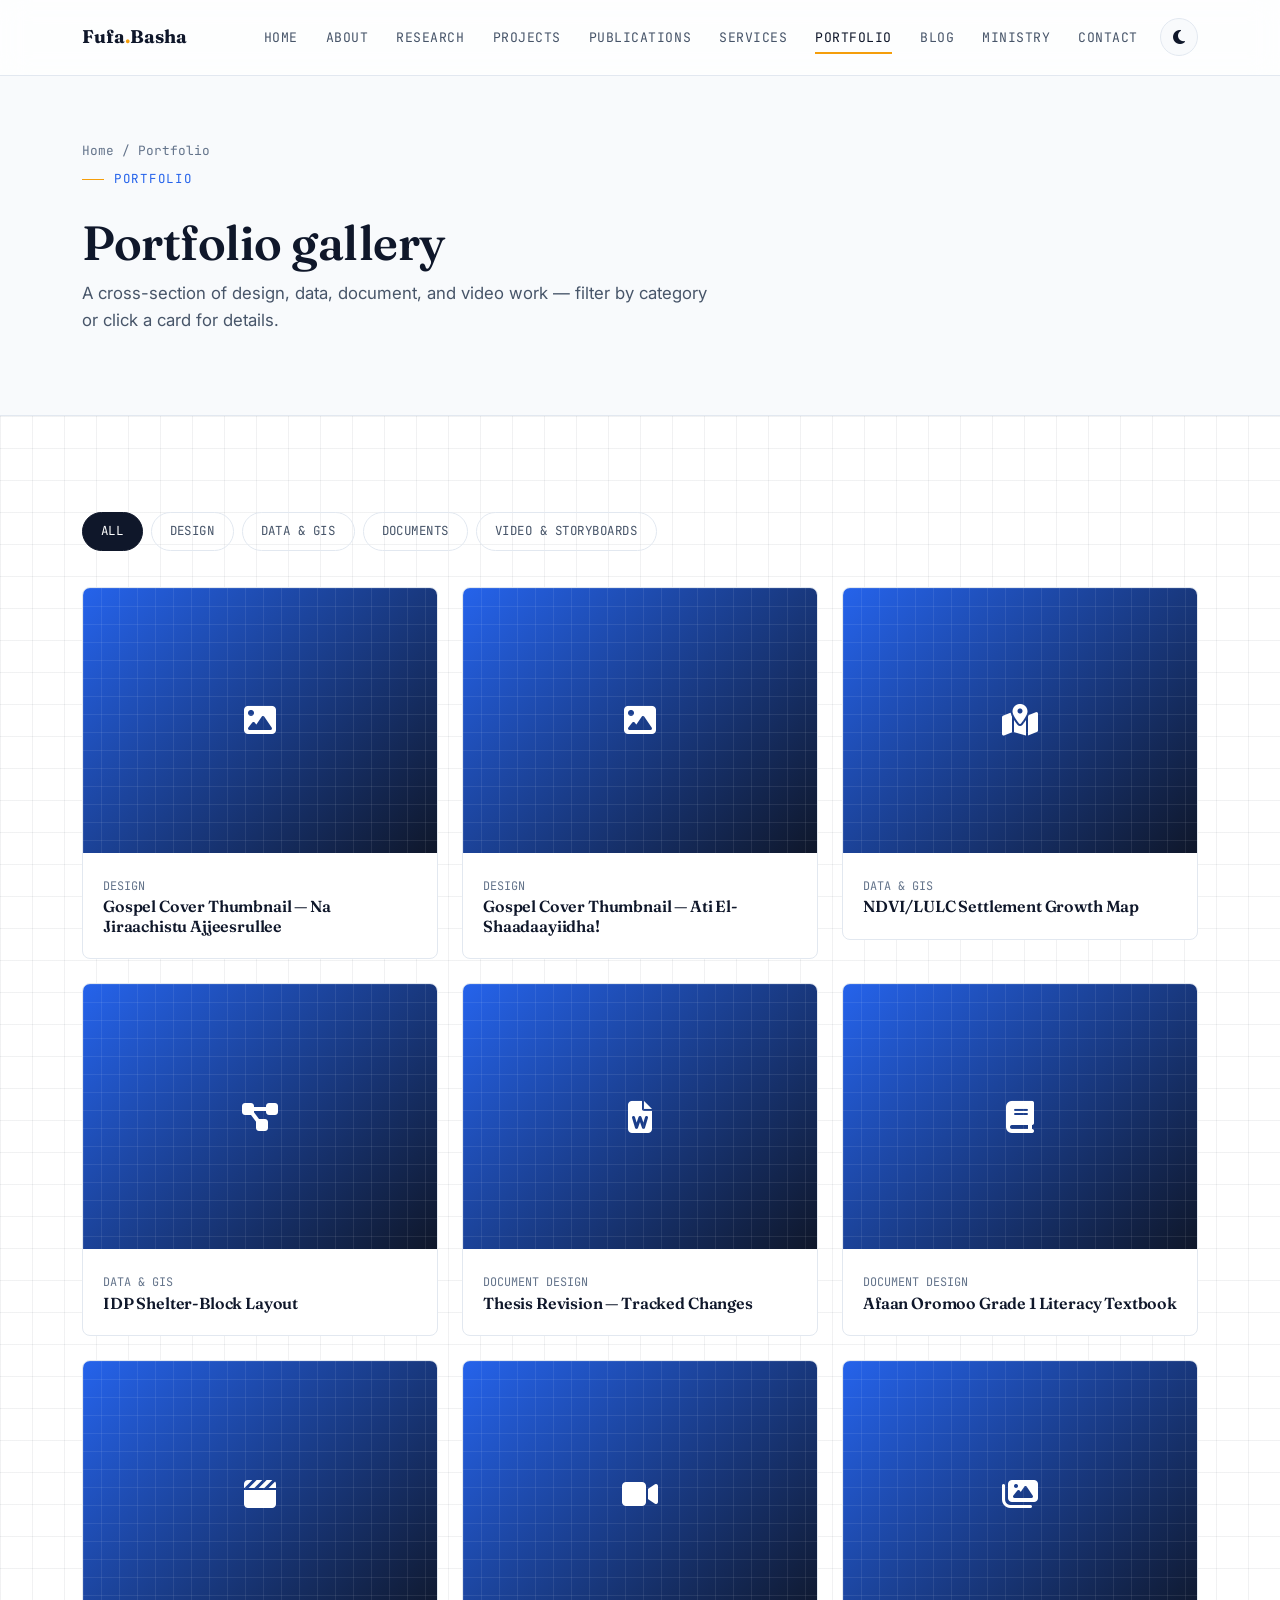
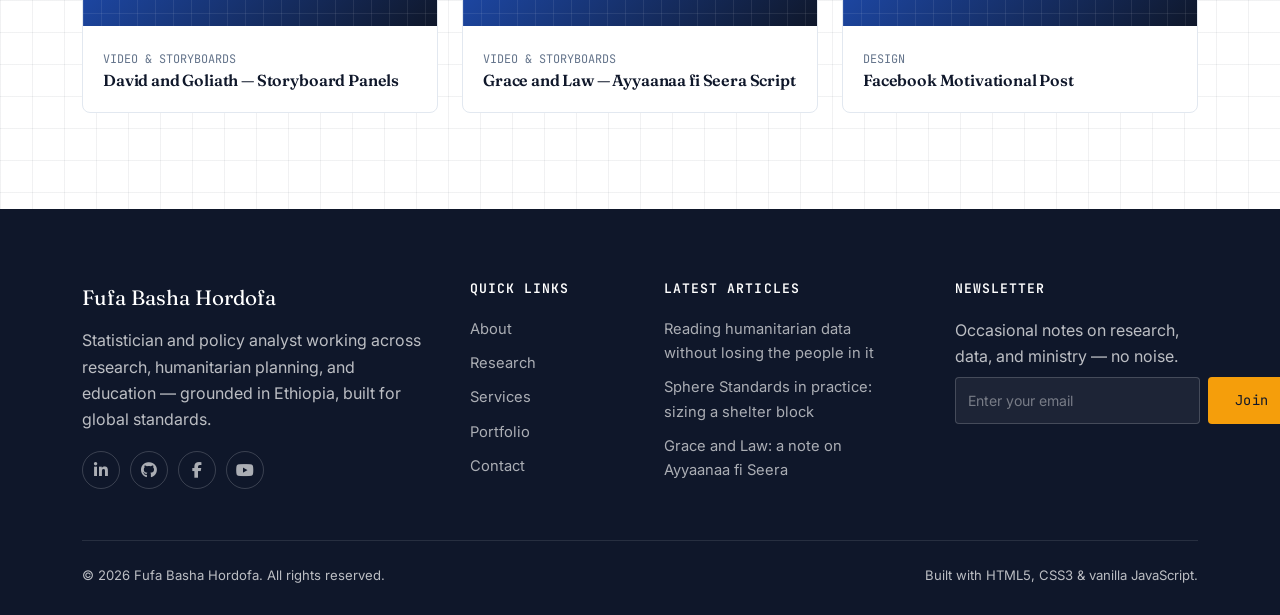
<file: portfolio.html>
<!DOCTYPE html>
<html lang="en">
<head>
<meta charset="UTF-8" />
    <meta name="viewport" content="width=device-width, initial-scale=1.0" />
    <title>Portfolio — Fufa Basha Hordofa | Design, Data & Document Work</title>
    <meta name="description" content="Interactive portfolio gallery showcasing design, GIS, document production, and video storyboard work by Fufa Basha Hordofa." />
    <meta name="keywords" content="Fufa Basha Hordofa, Statistician, Policy Analyst, Researcher Ethiopia, Data Analyst, Monitoring and Evaluation, Oromo researcher, SPSS STATA consultant" />
    <meta name="author" content="Fufa Basha Hordofa" />
    <link rel="canonical" href="https://fufabasha.com/portfolio.html" />
    <meta name="robots" content="index, follow" />
    <meta name="theme-color" content="#0F172A" />

    <!-- Open Graph -->
    <meta property="og:type" content="website" />
    <meta property="og:title" content="Portfolio — Fufa Basha Hordofa | Design, Data & Document Work" />
    <meta property="og:description" content="Interactive portfolio gallery showcasing design, GIS, document production, and video storyboard work by Fufa Basha Hordofa." />
    <meta property="og:url" content="https://fufabasha.com/portfolio.html" />
    <meta property="og:image" content="https://fufabasha.com/assets/images/og-cover.jpg" />
    <meta property="og:site_name" content="Fufa Basha Hordofa" />

    <!-- Twitter Card -->
    <meta name="twitter:card" content="summary_large_image" />
    <meta name="twitter:title" content="Portfolio — Fufa Basha Hordofa | Design, Data & Document Work" />
    <meta name="twitter:description" content="Interactive portfolio gallery showcasing design, GIS, document production, and video storyboard work by Fufa Basha Hordofa." />
    <meta name="twitter:image" content="https://fufabasha.com/assets/images/og-cover.jpg" />

    <!-- Favicon -->
    <link rel="icon" type="image/svg+xml" href="assets/icons/favicon.svg" />
    <link rel="alternate icon" href="assets/icons/favicon.svg" />

    <script>
      // Apply saved theme before paint to avoid flash-of-wrong-theme
      (function () {
        var t = localStorage.getItem('fufa-theme') ||
          (window.matchMedia('(prefers-color-scheme: dark)').matches ? 'dark' : 'light');
        document.documentElement.setAttribute('data-theme', t);
      })();
    </script>

    <!-- Fonts -->
    <link rel="preconnect" href="https://fonts.googleapis.com" />
    <link rel="preconnect" href="https://fonts.gstatic.com" crossorigin />
    <link href="https://fonts.googleapis.com/css2?family=Fraunces:opsz,wght@9..144,400;9..144,500;9..144,600;9..144,700&family=Inter:wght@400;500;600;700&family=JetBrains+Mono:wght@400;500;600&display=swap" rel="stylesheet" />

    <!-- Bootstrap 5 -->
    <link href="https://cdn.jsdelivr.net/npm/bootstrap@5.3.3/dist/css/bootstrap.min.css" rel="stylesheet" />
    <!-- Font Awesome -->
    <link rel="stylesheet" href="https://cdnjs.cloudflare.com/ajax/libs/font-awesome/6.5.2/css/all.min.css" />
    <!-- AOS Animation -->
    <link href="https://unpkg.com/aos@2.3.4/dist/aos.css" rel="stylesheet" />

    <!-- Site stylesheet -->
    <link rel="stylesheet" href="assets/css/style.css" />

<script type="application/ld+json">
    {
      "@context": "https://schema.org",
      "@type": "Person",
      "name": "Fufa Basha Hordofa",
      "jobTitle": ["Statistician", "Policy Analyst", "Researcher", "Data Analyst"],
      "url": "https://fufabasha.com/",
      "image": "https://fufabasha.com/assets/images/og-cover.jpg",
      "nationality": "Ethiopian",
      "knowsLanguage": ["English", "Afaan Oromoo", "Amharic"],
      "sameAs": [
        "https://www.linkedin.com/in/fufabasha",
        "https://github.com/fufa2024/fufabasha",
        "https://web.facebook.com/fufa.basha.hordofa/",
        "https://www.youtube.com/@FufaBashaH"
      ]
    }
    </script>
</head>
<body>
  <div id="preloader" aria-hidden="true">
    <div class="loader-mark">
      <span>FBH / LOADING FIELD DATA</span>
      <div class="loader-bar"></div>
    </div>
  </div>
  <div id="scroll-progress"></div>
  <a class="skip-link" href="#main-content">Skip to content</a>
  <nav class="navbar navbar-expand-lg navbar-fufa fixed-top" aria-label="Primary">
    <div class="container">
      <a class="navbar-brand" href="index.html">Fufa<span class="brand-mark">.</span>Basha</a>
      <button class="navbar-toggler" type="button" data-bs-toggle="collapse" data-bs-target="#mainNav" aria-controls="mainNav" aria-expanded="false" aria-label="Toggle navigation">
        <i class="fa-solid fa-bars"></i>
      </button>
      <div class="collapse navbar-collapse" id="mainNav">
        <ul class="navbar-nav ms-auto align-items-lg-center">
          <li class="nav-item"><a class="nav-link" href="index.html">Home</a></li>
          <li class="nav-item"><a class="nav-link" href="about.html">About</a></li>
          <li class="nav-item"><a class="nav-link" href="research.html">Research</a></li>
          <li class="nav-item"><a class="nav-link" href="projects.html">Projects</a></li>
          <li class="nav-item"><a class="nav-link" href="publications.html">Publications</a></li>
          <li class="nav-item"><a class="nav-link" href="services.html">Services</a></li>
          <li class="nav-item"><a class="nav-link" href="portfolio.html">Portfolio</a></li>
          <li class="nav-item"><a class="nav-link" href="blog.html">Blog</a></li>
          <li class="nav-item"><a class="nav-link" href="ministry.html">Ministry</a></li>
          <li class="nav-item"><a class="nav-link" href="contact.html">Contact</a></li>
        </ul>
        <button class="theme-toggle" aria-label="Toggle dark mode"><i class="fa-solid fa-moon"></i></button>
      </div>
    </div>
  </nav>
  <main id="main-content">
<header class="page-header">
    <div class="container">
      <nav class="breadcrumb-fufa" aria-label="Breadcrumb"><a href="index.html">Home</a><span class="sep">/</span><span>Portfolio</span></nav>
      <div class="eyebrow">Portfolio</div>
      <h1 data-aos="fade-up">Portfolio gallery</h1>
      <p class="section-lead" data-aos="fade-up" data-aos-delay="80">A cross-section of design, data, document, and video work — filter by category or click a card for details.</p>
    </div>
  </header>
    <section class="section">
      <div class="container">
        <div class="filter-bar" data-aos="fade-up">
          <button class="filter-btn active" data-filter="all">All</button>
          <button class="filter-btn" data-filter="design">Design</button>
          <button class="filter-btn" data-filter="data">Data &amp; GIS</button>
          <button class="filter-btn" data-filter="document">Documents</button>
          <button class="filter-btn" data-filter="video">Video &amp; Storyboards</button>
        </div>
        <div class="row g-4">
          <div class="col-md-6 col-lg-4 gallery-item" data-category="design">
            <div class="gallery-card" data-bs-toggle="modal" data-modal-title="Gospel Cover Thumbnail — Na Jiraachistu Ajjeesrullee" data-modal-desc="A YouTube thumbnail for an Afaan Oromoo gospel cover, built with SVG illustration and a Python/PIL compositing pipeline including photo cutout and background removal." data-modal-tools="Category: Design">
              <div class="gallery-thumb"><i class="fa-solid fa-image"></i></div>
              <div class="gallery-body">
                <span>Design</span>
                <h4>Gospel Cover Thumbnail — Na Jiraachistu Ajjeesrullee</h4>
              </div>
            </div>
          </div>
          <div class="col-md-6 col-lg-4 gallery-item" data-category="design">
            <div class="gallery-card" data-bs-toggle="modal" data-modal-title="Gospel Cover Thumbnail — Ati El-Shaadaayiidha!" data-modal-desc="Second thumbnail in the worship-cover series for Befikadu Bekele, matching the visual language of the first release." data-modal-tools="Category: Design">
              <div class="gallery-thumb"><i class="fa-solid fa-image"></i></div>
              <div class="gallery-body">
                <span>Design</span>
                <h4>Gospel Cover Thumbnail — Ati El-Shaadaayiidha!</h4>
              </div>
            </div>
          </div>
          <div class="col-md-6 col-lg-4 gallery-item" data-category="data">
            <div class="gallery-card" data-bs-toggle="modal" data-modal-title="NDVI/LULC Settlement Growth Map" data-modal-desc="A Google Earth Engine classification output visualizing eight years of informal settlement expansion in Shaggar City." data-modal-tools="Category: Data & GIS">
              <div class="gallery-thumb"><i class="fa-solid fa-map-location-dot"></i></div>
              <div class="gallery-body">
                <span>Data & GIS</span>
                <h4>NDVI/LULC Settlement Growth Map</h4>
              </div>
            </div>
          </div>
          <div class="col-md-6 col-lg-4 gallery-item" data-category="data">
            <div class="gallery-card" data-bs-toggle="modal" data-modal-title="IDP Shelter-Block Layout" data-modal-desc="A technically detailed 2D site plan for a settlement expanding from 660 to 1,060 residents, aligned to Sphere Standards." data-modal-tools="Category: Data & GIS">
              <div class="gallery-thumb"><i class="fa-solid fa-diagram-project"></i></div>
              <div class="gallery-body">
                <span>Data & GIS</span>
                <h4>IDP Shelter-Block Layout</h4>
              </div>
            </div>
          </div>
          <div class="col-md-6 col-lg-4 gallery-item" data-category="document">
            <div class="gallery-card" data-bs-toggle="modal" data-modal-title="Thesis Revision — Tracked Changes" data-modal-desc="A graduate thesis on land policy implementation, revised via a DOCX XML unpack/edit/repack workflow with full tracked changes." data-modal-tools="Category: Document Design">
              <div class="gallery-thumb"><i class="fa-solid fa-file-word"></i></div>
              <div class="gallery-body">
                <span>Document Design</span>
                <h4>Thesis Revision — Tracked Changes</h4>
              </div>
            </div>
          </div>
          <div class="col-md-6 col-lg-4 gallery-item" data-category="document">
            <div class="gallery-card" data-bs-toggle="modal" data-modal-title="Afaan Oromoo Grade 1 Literacy Textbook" data-modal-desc="An 80–90 page print-ready qubee literacy textbook — vocabulary tables, stories, games, and assessments — built entirely in code." data-modal-tools="Category: Document Design">
              <div class="gallery-thumb"><i class="fa-solid fa-book"></i></div>
              <div class="gallery-body">
                <span>Document Design</span>
                <h4>Afaan Oromoo Grade 1 Literacy Textbook</h4>
              </div>
            </div>
          </div>
          <div class="col-md-6 col-lg-4 gallery-item" data-category="video">
            <div class="gallery-card" data-bs-toggle="modal" data-modal-title="David and Goliath — Storyboard Panels" data-modal-desc="SVG scene illustrations and upscaled storyboard panels for a Christian storytelling video script." data-modal-tools="Category: Video & Storyboards">
              <div class="gallery-thumb"><i class="fa-solid fa-clapperboard"></i></div>
              <div class="gallery-body">
                <span>Video & Storyboards</span>
                <h4>David and Goliath — Storyboard Panels</h4>
              </div>
            </div>
          </div>
          <div class="col-md-6 col-lg-4 gallery-item" data-category="video">
            <div class="gallery-card" data-bs-toggle="modal" data-modal-title="Grace and Law — Ayyaanaa fi Seera Script" data-modal-desc="A formatted DOCX video script with a theological comparison table and scripture citations, in Afaan Oromoo." data-modal-tools="Category: Video & Storyboards">
              <div class="gallery-thumb"><i class="fa-solid fa-video"></i></div>
              <div class="gallery-body">
                <span>Video & Storyboards</span>
                <h4>Grace and Law — Ayyaanaa fi Seera Script</h4>
              </div>
            </div>
          </div>
          <div class="col-md-6 col-lg-4 gallery-item" data-category="design">
            <div class="gallery-card" data-bs-toggle="modal" data-modal-title="Facebook Motivational Post" data-modal-desc="A photo-and-text overlay motivational post created for an Afaan Oromoo Facebook audience." data-modal-tools="Category: Design">
              <div class="gallery-thumb"><i class="fa-solid fa-images"></i></div>
              <div class="gallery-body">
                <span>Design</span>
                <h4>Facebook Motivational Post</h4>
              </div>
            </div>
          </div>
        </div>
      </div>
    </section>

    <!-- Modal -->
    <div class="modal fade" id="portfolioModal" tabindex="-1" aria-hidden="true">
      <div class="modal-dialog modal-dialog-centered">
        <div class="modal-content">
          <div class="modal-header" style="border-color: var(--color-border);">
            <h5 class="modal-title">Title</h5>
            <button type="button" class="btn-close" data-bs-dismiss="modal" aria-label="Close"></button>
          </div>
          <div class="modal-body">
            <p class="modal-body-desc"></p>
            <p class="modal-body-tools text-muted small mb-0"></p>
          </div>
        </div>
      </div>
    </div>

  </main>
  <footer class="footer-fufa">
    <div class="container">
      <div class="row g-5">
        <div class="col-lg-4">
          <div class="footer-brand">Fufa Basha Hordofa</div>
          <p>Statistician and policy analyst working across research, humanitarian planning, and education — grounded in Ethiopia, built for global standards.</p>
          <div class="social-row">
            <a href="https://www.linkedin.com/in/fufabasha" aria-label="LinkedIn" target="_blank" rel="noopener"><i class="fa-brands fa-linkedin-in"></i></a>
            <a href="https://github.com/fufa2024/fufabasha" aria-label="GitHub" target="_blank" rel="noopener"><i class="fa-brands fa-github"></i></a>
            <a href="web.facebook.com/fufa.basha.hordofa" aria-label="Facebook" target="_blank" rel="noopener"><i class="fa-brands fa-facebook-f"></i></a>
            <a href="https://www.youtube.com/@FufaBashaH" aria-label="YouTube" target="_blank" rel="noopener"><i class="fa-brands fa-youtube"></i></a>
          </div>
        </div>
        <div class="col-lg-2 col-6">
          <h5>Quick links</h5>
          <ul>
            <li><a href="about.html">About</a></li>
            <li><a href="research.html">Research</a></li>
            <li><a href="services.html">Services</a></li>
            <li><a href="portfolio.html">Portfolio</a></li>
            <li><a href="contact.html">Contact</a></li>
          </ul>
        </div>
        <div class="col-lg-3 col-6">
          <h5>Latest articles</h5>
          <ul>
            <li><a href="blog.html">Reading humanitarian data without losing the people in it</a></li>
            <li><a href="blog.html">Sphere Standards in practice: sizing a shelter block</a></li>
            <li><a href="blog.html">Grace and Law: a note on Ayyaanaa fi Seera</a></li>
          </ul>
        </div>
        <div class="col-lg-3">
          <h5>Newsletter</h5>
          <p class="mb-2">Occasional notes on research, data, and ministry — no noise.</p>
          <form class="newsletter-form" aria-label="Subscribe to newsletter">
            <input type="email" required placeholder="Enter your email" aria-label="Email address" />
            <button class="btn btn-accent-fufa" type="submit">Join</button>
          </form>
        </div>
      </div>
      <div class="footer-bottom">
        <span>&copy; <span class="current-year">2026</span> Fufa Basha Hordofa. All rights reserved.</span>
        <span>Built with HTML5, CSS3 &amp; vanilla JavaScript.</span>
      </div>
    </div>
  </footer>
  <button id="back-to-top" aria-label="Back to top"><i class="fa-solid fa-arrow-up"></i></button>
  <script src="https://cdn.jsdelivr.net/npm/bootstrap@5.3.3/dist/js/bootstrap.bundle.min.js"></script>
  <script src="https://unpkg.com/aos@2.3.4/dist/aos.js"></script>
  <script src="assets/js/main.js"></script>
</body>
</html>
</file>
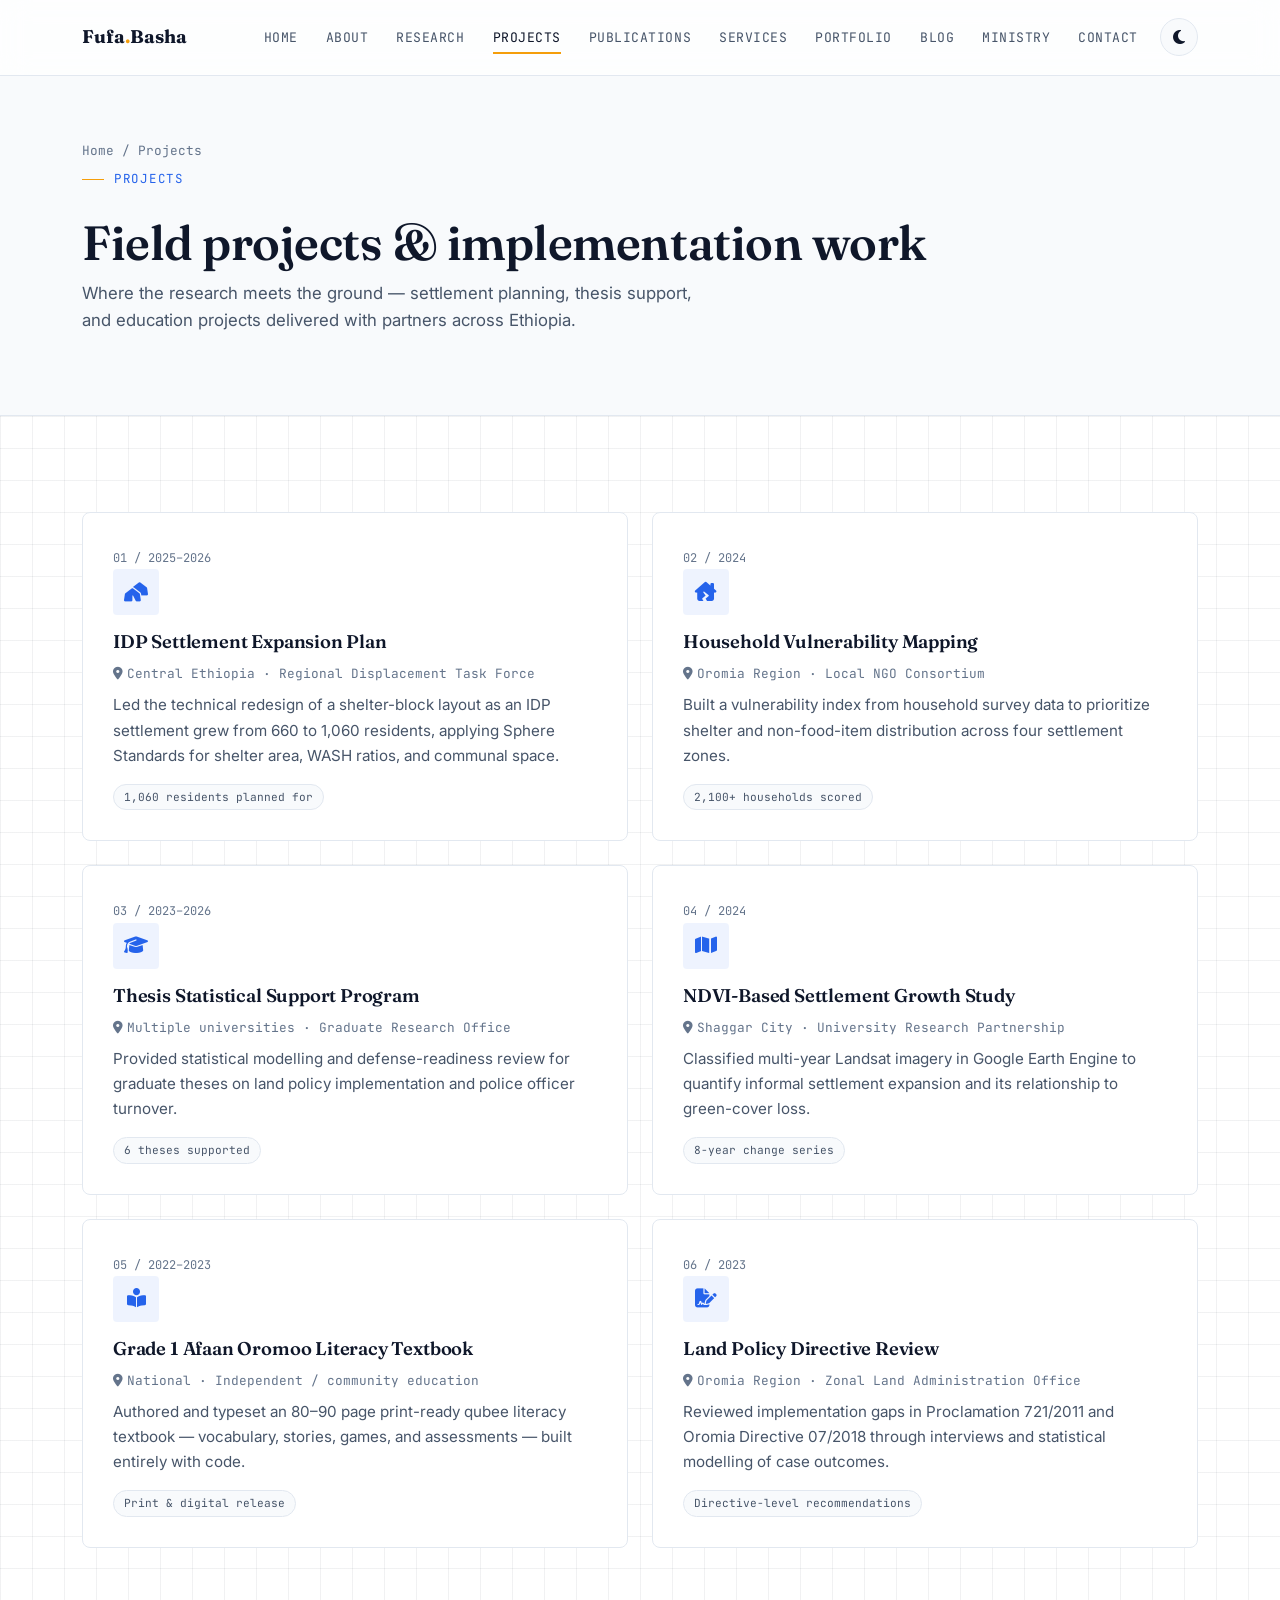
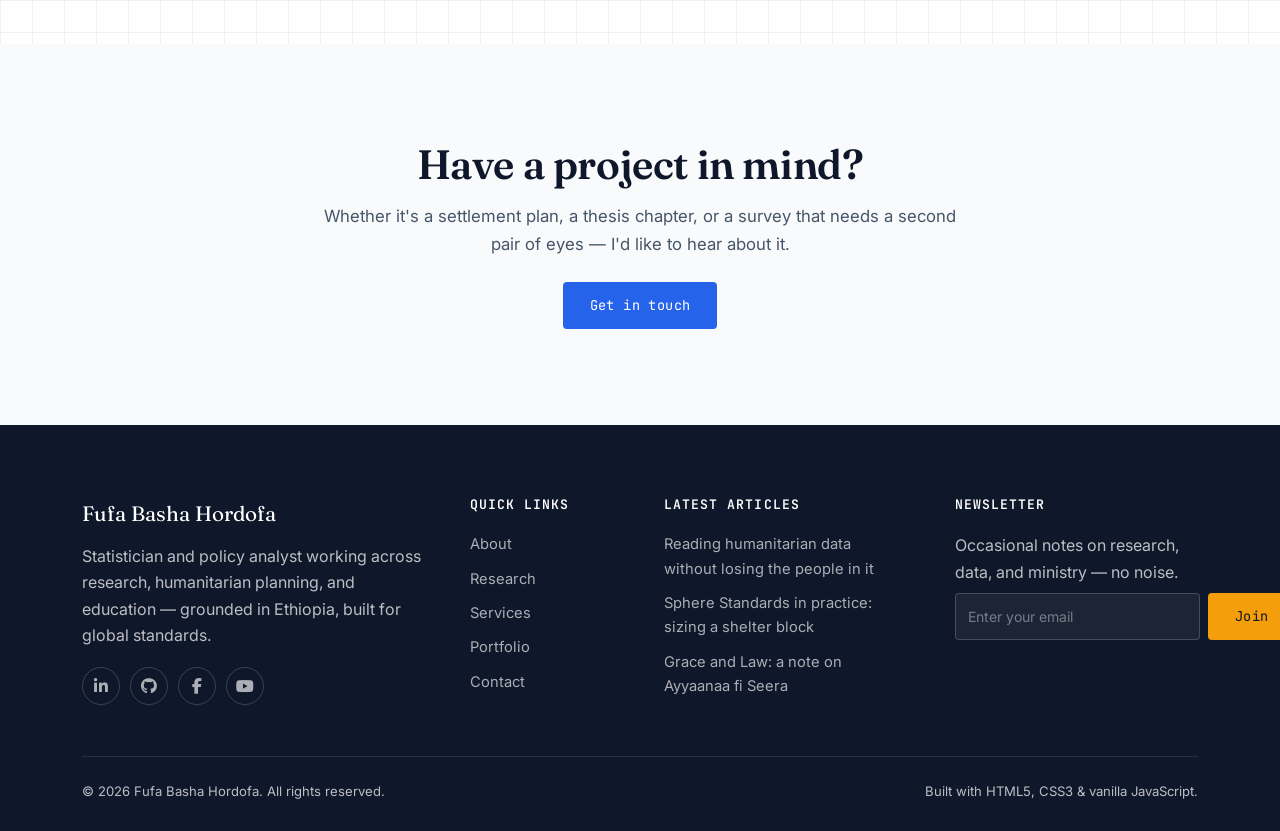
<file: projects.html>
<!DOCTYPE html>
<html lang="en">
<head>
<meta charset="UTF-8" />
    <meta name="viewport" content="width=device-width, initial-scale=1.0" />
    <title>Projects — Fufa Basha Hordofa | Field & Implementation Work</title>
    <meta name="description" content="Field and implementation projects led by Fufa Basha Hordofa, including humanitarian settlement planning, thesis statistical support, and Afaan Oromoo education initiatives." />
    <meta name="keywords" content="Fufa Basha Hordofa, Statistician, Policy Analyst, Researcher Ethiopia, Data Analyst, Monitoring and Evaluation, Oromo researcher, SPSS STATA consultant" />
    <meta name="author" content="Fufa Basha Hordofa" />
    <link rel="canonical" href="https://fufabasha.com/projects.html" />
    <meta name="robots" content="index, follow" />
    <meta name="theme-color" content="#0F172A" />

    <!-- Open Graph -->
    <meta property="og:type" content="website" />
    <meta property="og:title" content="Projects — Fufa Basha Hordofa | Field & Implementation Work" />
    <meta property="og:description" content="Field and implementation projects led by Fufa Basha Hordofa, including humanitarian settlement planning, thesis statistical support, and Afaan Oromoo education initiatives." />
    <meta property="og:url" content="https://fufabasha.com/projects.html" />
    <meta property="og:image" content="https://fufabasha.com/assets/images/og-cover.jpg" />
    <meta property="og:site_name" content="Fufa Basha Hordofa" />

    <!-- Twitter Card -->
    <meta name="twitter:card" content="summary_large_image" />
    <meta name="twitter:title" content="Projects — Fufa Basha Hordofa | Field & Implementation Work" />
    <meta name="twitter:description" content="Field and implementation projects led by Fufa Basha Hordofa, including humanitarian settlement planning, thesis statistical support, and Afaan Oromoo education initiatives." />
    <meta name="twitter:image" content="https://fufabasha.com/assets/images/og-cover.jpg" />

    <!-- Favicon -->
    <link rel="icon" type="image/svg+xml" href="assets/icons/favicon.svg" />
    <link rel="alternate icon" href="assets/icons/favicon.svg" />

    <script>
      // Apply saved theme before paint to avoid flash-of-wrong-theme
      (function () {
        var t = localStorage.getItem('fufa-theme') ||
          (window.matchMedia('(prefers-color-scheme: dark)').matches ? 'dark' : 'light');
        document.documentElement.setAttribute('data-theme', t);
      })();
    </script>

    <!-- Fonts -->
    <link rel="preconnect" href="https://fonts.googleapis.com" />
    <link rel="preconnect" href="https://fonts.gstatic.com" crossorigin />
    <link href="https://fonts.googleapis.com/css2?family=Fraunces:opsz,wght@9..144,400;9..144,500;9..144,600;9..144,700&family=Inter:wght@400;500;600;700&family=JetBrains+Mono:wght@400;500;600&display=swap" rel="stylesheet" />

    <!-- Bootstrap 5 -->
    <link href="https://cdn.jsdelivr.net/npm/bootstrap@5.3.3/dist/css/bootstrap.min.css" rel="stylesheet" />
    <!-- Font Awesome -->
    <link rel="stylesheet" href="https://cdnjs.cloudflare.com/ajax/libs/font-awesome/6.5.2/css/all.min.css" />
    <!-- AOS Animation -->
    <link href="https://unpkg.com/aos@2.3.4/dist/aos.css" rel="stylesheet" />

    <!-- Site stylesheet -->
    <link rel="stylesheet" href="assets/css/style.css" />

<script type="application/ld+json">
    {
      "@context": "https://schema.org",
      "@type": "Person",
      "name": "Fufa Basha Hordofa",
      "jobTitle": ["Statistician", "Policy Analyst", "Researcher", "Data Analyst"],
      "url": "https://fufabasha.com/",
      "image": "https://fufabasha.com/assets/images/og-cover.jpg",
      "nationality": "Ethiopian",
      "knowsLanguage": ["English", "Afaan Oromoo", "Amharic"],
      "sameAs": [
        "https://www.linkedin.com/in/fufabasha",
        "https://github.com/fufabasha",
        "https://www.facebook.com/fufabasha",
        "https://www.youtube.com/@fufabasha"
      ]
    }
    </script>
</head>
<body>
  <div id="preloader" aria-hidden="true">
    <div class="loader-mark">
      <span>FBH / LOADING FIELD DATA</span>
      <div class="loader-bar"></div>
    </div>
  </div>
  <div id="scroll-progress"></div>
  <a class="skip-link" href="#main-content">Skip to content</a>
  <nav class="navbar navbar-expand-lg navbar-fufa fixed-top" aria-label="Primary">
    <div class="container">
      <a class="navbar-brand" href="index.html">Fufa<span class="brand-mark">.</span>Basha</a>
      <button class="navbar-toggler" type="button" data-bs-toggle="collapse" data-bs-target="#mainNav" aria-controls="mainNav" aria-expanded="false" aria-label="Toggle navigation">
        <i class="fa-solid fa-bars"></i>
      </button>
      <div class="collapse navbar-collapse" id="mainNav">
        <ul class="navbar-nav ms-auto align-items-lg-center">
          <li class="nav-item"><a class="nav-link" href="index.html">Home</a></li>
          <li class="nav-item"><a class="nav-link" href="about.html">About</a></li>
          <li class="nav-item"><a class="nav-link" href="research.html">Research</a></li>
          <li class="nav-item"><a class="nav-link" href="projects.html">Projects</a></li>
          <li class="nav-item"><a class="nav-link" href="publications.html">Publications</a></li>
          <li class="nav-item"><a class="nav-link" href="services.html">Services</a></li>
          <li class="nav-item"><a class="nav-link" href="portfolio.html">Portfolio</a></li>
          <li class="nav-item"><a class="nav-link" href="blog.html">Blog</a></li>
          <li class="nav-item"><a class="nav-link" href="ministry.html">Ministry</a></li>
          <li class="nav-item"><a class="nav-link" href="contact.html">Contact</a></li>
        </ul>
        <button class="theme-toggle" aria-label="Toggle dark mode"><i class="fa-solid fa-moon"></i></button>
      </div>
    </div>
  </nav>
  <main id="main-content">
<header class="page-header">
    <div class="container">
      <nav class="breadcrumb-fufa" aria-label="Breadcrumb"><a href="index.html">Home</a><span class="sep">/</span><span>Projects</span></nav>
      <div class="eyebrow">Projects</div>
      <h1 data-aos="fade-up">Field projects &amp; implementation work</h1>
      <p class="section-lead" data-aos="fade-up" data-aos-delay="80">Where the research meets the ground — settlement planning, thesis support, and education projects delivered with partners across Ethiopia.</p>
    </div>
  </header>
    <section class="section">
      <div class="container">
        <div class="row g-4">
          <div class="col-lg-6" data-aos="fade-up">
            <div class="field-card h-100">
              <span class="card-index">01 / 2025–2026</span>
              <div class="card-icon"><i class="fa-solid fa-tents"></i></div>
              <h3>IDP Settlement Expansion Plan</h3>
              <p class="mb-2" style="font-family:var(--font-mono); font-size:0.8rem; color:var(--color-text-soft);"><i class="fa-solid fa-location-dot me-1"></i>Central Ethiopia &middot; Regional Displacement Task Force</p>
              <p>Led the technical redesign of a shelter-block layout as an IDP settlement grew from 660 to 1,060 residents, applying Sphere Standards for shelter area, WASH ratios, and communal space.</p>
              <div class="tag-row"><span class="tag-chip">1,060 residents planned for</span></div>
            </div>
          </div>
          <div class="col-lg-6" data-aos="fade-up">
            <div class="field-card h-100">
              <span class="card-index">02 / 2024</span>
              <div class="card-icon"><i class="fa-solid fa-house-chimney-crack"></i></div>
              <h3>Household Vulnerability Mapping</h3>
              <p class="mb-2" style="font-family:var(--font-mono); font-size:0.8rem; color:var(--color-text-soft);"><i class="fa-solid fa-location-dot me-1"></i>Oromia Region &middot; Local NGO Consortium</p>
              <p>Built a vulnerability index from household survey data to prioritize shelter and non-food-item distribution across four settlement zones.</p>
              <div class="tag-row"><span class="tag-chip">2,100+ households scored</span></div>
            </div>
          </div>
          <div class="col-lg-6" data-aos="fade-up">
            <div class="field-card h-100">
              <span class="card-index">03 / 2023–2026</span>
              <div class="card-icon"><i class="fa-solid fa-graduation-cap"></i></div>
              <h3>Thesis Statistical Support Program</h3>
              <p class="mb-2" style="font-family:var(--font-mono); font-size:0.8rem; color:var(--color-text-soft);"><i class="fa-solid fa-location-dot me-1"></i>Multiple universities &middot; Graduate Research Office</p>
              <p>Provided statistical modelling and defense-readiness review for graduate theses on land policy implementation and police officer turnover.</p>
              <div class="tag-row"><span class="tag-chip">6 theses supported</span></div>
            </div>
          </div>
          <div class="col-lg-6" data-aos="fade-up">
            <div class="field-card h-100">
              <span class="card-index">04 / 2024</span>
              <div class="card-icon"><i class="fa-solid fa-map"></i></div>
              <h3>NDVI-Based Settlement Growth Study</h3>
              <p class="mb-2" style="font-family:var(--font-mono); font-size:0.8rem; color:var(--color-text-soft);"><i class="fa-solid fa-location-dot me-1"></i>Shaggar City &middot; University Research Partnership</p>
              <p>Classified multi-year Landsat imagery in Google Earth Engine to quantify informal settlement expansion and its relationship to green-cover loss.</p>
              <div class="tag-row"><span class="tag-chip">8-year change series</span></div>
            </div>
          </div>
          <div class="col-lg-6" data-aos="fade-up">
            <div class="field-card h-100">
              <span class="card-index">05 / 2022–2023</span>
              <div class="card-icon"><i class="fa-solid fa-book-open-reader"></i></div>
              <h3>Grade 1 Afaan Oromoo Literacy Textbook</h3>
              <p class="mb-2" style="font-family:var(--font-mono); font-size:0.8rem; color:var(--color-text-soft);"><i class="fa-solid fa-location-dot me-1"></i>National &middot; Independent / community education</p>
              <p>Authored and typeset an 80–90 page print-ready qubee literacy textbook — vocabulary, stories, games, and assessments — built entirely with code.</p>
              <div class="tag-row"><span class="tag-chip">Print &amp; digital release</span></div>
            </div>
          </div>
          <div class="col-lg-6" data-aos="fade-up">
            <div class="field-card h-100">
              <span class="card-index">06 / 2023</span>
              <div class="card-icon"><i class="fa-solid fa-file-signature"></i></div>
              <h3>Land Policy Directive Review</h3>
              <p class="mb-2" style="font-family:var(--font-mono); font-size:0.8rem; color:var(--color-text-soft);"><i class="fa-solid fa-location-dot me-1"></i>Oromia Region &middot; Zonal Land Administration Office</p>
              <p>Reviewed implementation gaps in Proclamation 721/2011 and Oromia Directive 07/2018 through interviews and statistical modelling of case outcomes.</p>
              <div class="tag-row"><span class="tag-chip">Directive-level recommendations</span></div>
            </div>
          </div>
        </div>
      </div>
    </section>

    <section class="section section-alt">
      <div class="container text-center" data-aos="fade-up">
        <h2 class="section-title">Have a project in mind?</h2>
        <p class="section-lead mx-auto">Whether it's a settlement plan, a thesis chapter, or a survey that needs a second pair of eyes — I'd like to hear about it.</p>
        <a href="contact.html" class="btn btn-primary-fufa mt-2">Get in touch</a>
      </div>
    </section>

  </main>
  <footer class="footer-fufa">
    <div class="container">
      <div class="row g-5">
        <div class="col-lg-4">
          <div class="footer-brand">Fufa Basha Hordofa</div>
          <p>Statistician and policy analyst working across research, humanitarian planning, and education — grounded in Ethiopia, built for global standards.</p>
          <div class="social-row">
            <a href="https://www.linkedin.com/in/fufabasha" aria-label="LinkedIn" target="_blank" rel="noopener"><i class="fa-brands fa-linkedin-in"></i></a>
            <a href="https://github.com/fufabasha" aria-label="GitHub" target="_blank" rel="noopener"><i class="fa-brands fa-github"></i></a>
            <a href="https://www.facebook.com/fufabasha" aria-label="Facebook" target="_blank" rel="noopener"><i class="fa-brands fa-facebook-f"></i></a>
            <a href="https://www.youtube.com/@fufabasha" aria-label="YouTube" target="_blank" rel="noopener"><i class="fa-brands fa-youtube"></i></a>
          </div>
        </div>
        <div class="col-lg-2 col-6">
          <h5>Quick links</h5>
          <ul>
            <li><a href="about.html">About</a></li>
            <li><a href="research.html">Research</a></li>
            <li><a href="services.html">Services</a></li>
            <li><a href="portfolio.html">Portfolio</a></li>
            <li><a href="contact.html">Contact</a></li>
          </ul>
        </div>
        <div class="col-lg-3 col-6">
          <h5>Latest articles</h5>
          <ul>
            <li><a href="blog.html">Reading humanitarian data without losing the people in it</a></li>
            <li><a href="blog.html">Sphere Standards in practice: sizing a shelter block</a></li>
            <li><a href="blog.html">Grace and Law: a note on Ayyaanaa fi Seera</a></li>
          </ul>
        </div>
        <div class="col-lg-3">
          <h5>Newsletter</h5>
          <p class="mb-2">Occasional notes on research, data, and ministry — no noise.</p>
          <form class="newsletter-form" aria-label="Subscribe to newsletter">
            <input type="email" required placeholder="Enter your email" aria-label="Email address" />
            <button class="btn btn-accent-fufa" type="submit">Join</button>
          </form>
        </div>
      </div>
      <div class="footer-bottom">
        <span>&copy; <span class="current-year">2026</span> Fufa Basha Hordofa. All rights reserved.</span>
        <span>Built with HTML5, CSS3 &amp; vanilla JavaScript.</span>
      </div>
    </div>
  </footer>
  <button id="back-to-top" aria-label="Back to top"><i class="fa-solid fa-arrow-up"></i></button>
  <script src="https://cdn.jsdelivr.net/npm/bootstrap@5.3.3/dist/js/bootstrap.bundle.min.js"></script>
  <script src="https://unpkg.com/aos@2.3.4/dist/aos.js"></script>
  <script src="assets/js/main.js"></script>
</body>
</html>
</file>
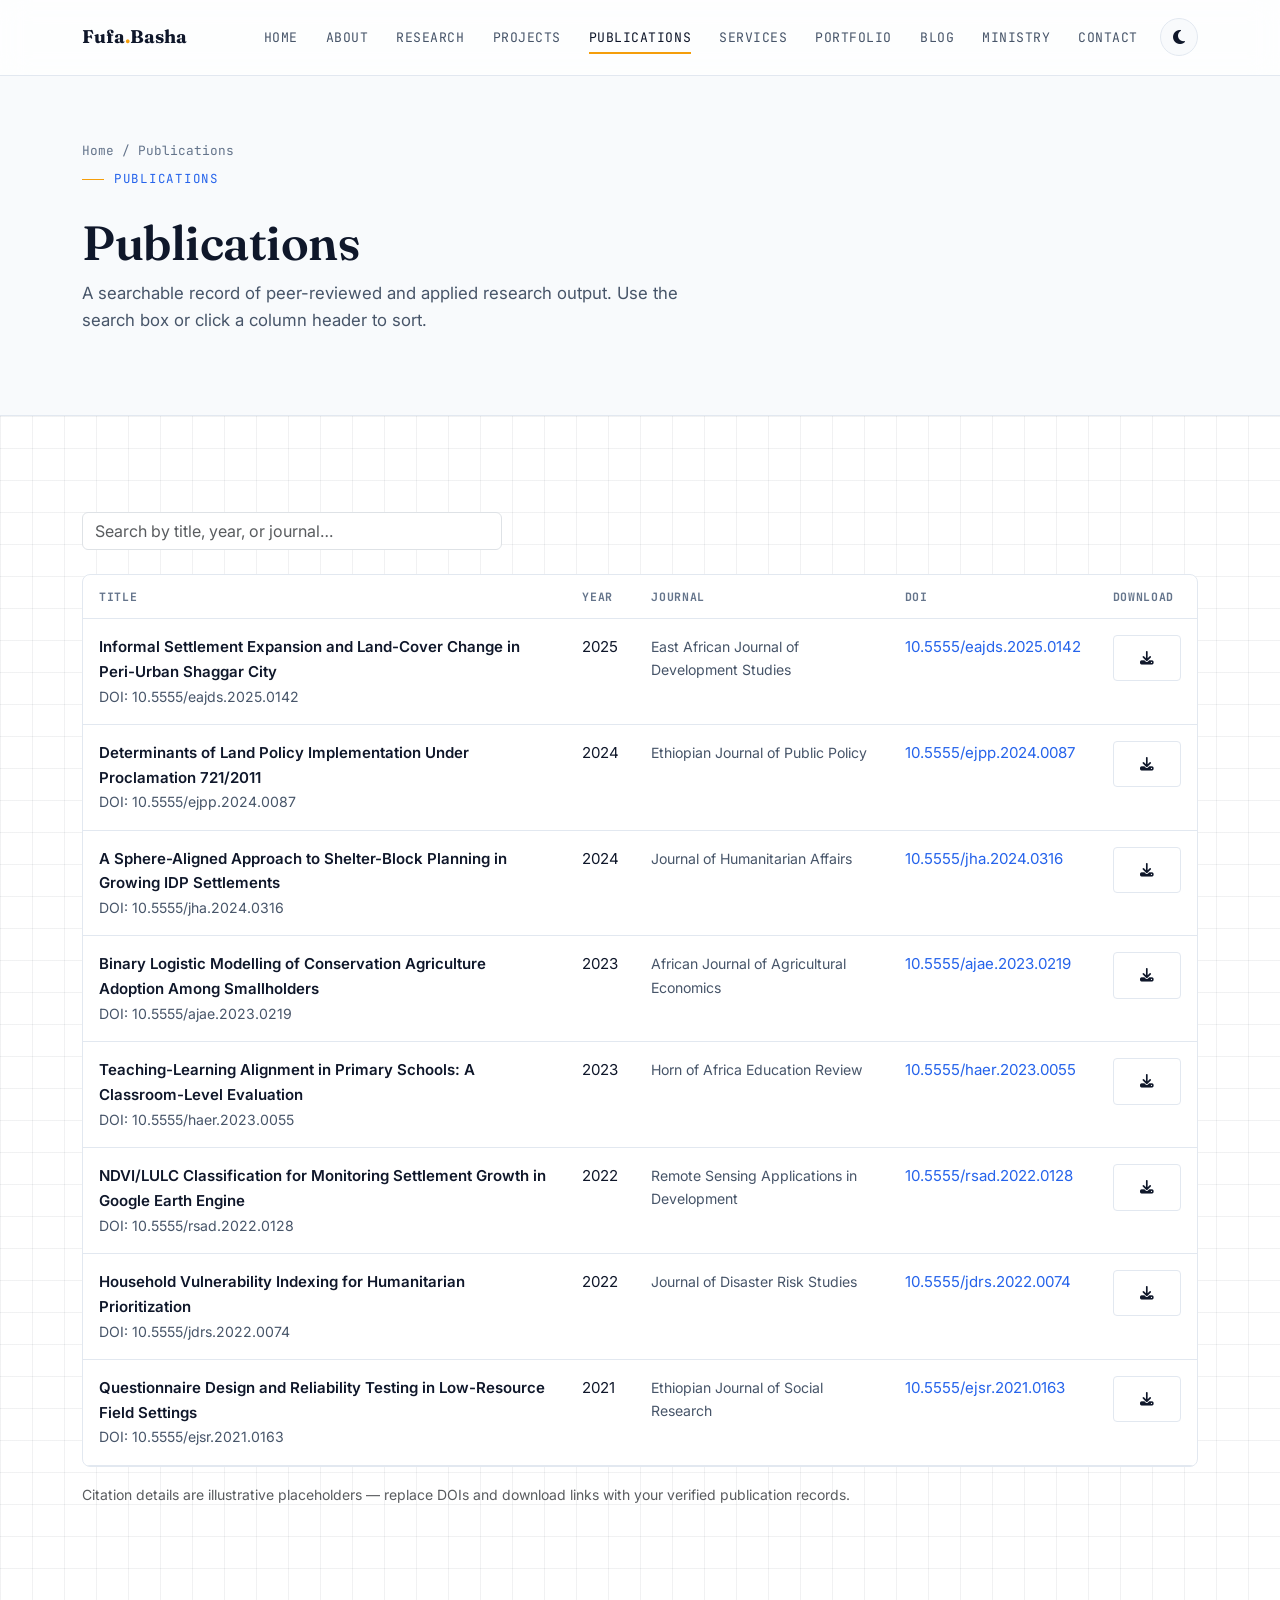
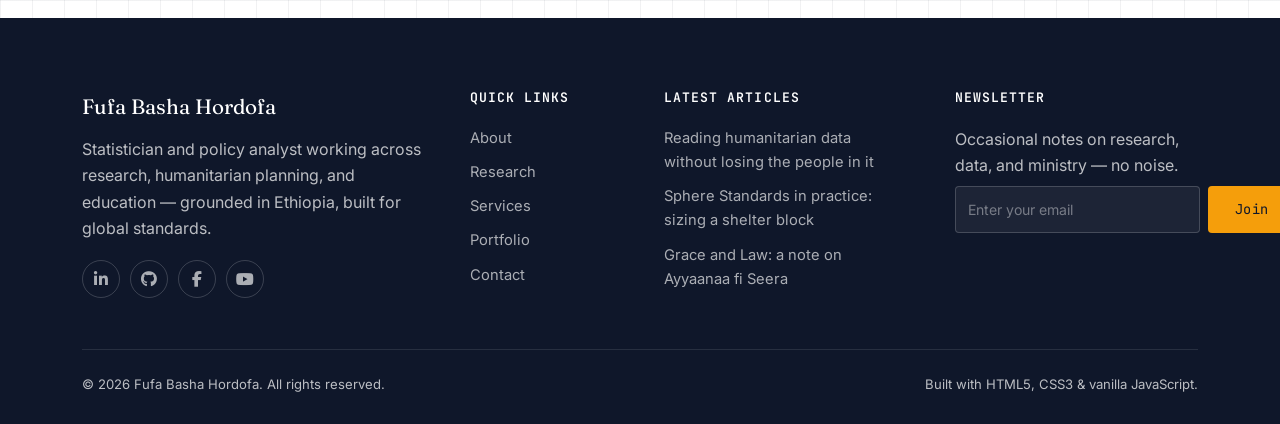
<file: publications.html>
<!DOCTYPE html>
<html lang="en">
<head>
<meta charset="UTF-8" />
    <meta name="viewport" content="width=device-width, initial-scale=1.0" />
    <title>Publications — Fufa Basha Hordofa | Research Output</title>
    <meta name="description" content="Searchable list of research publications by Fufa Basha Hordofa spanning land policy, humanitarian planning, education evaluation, and applied statistics." />
    <meta name="keywords" content="Fufa Basha Hordofa, Statistician, Policy Analyst, Researcher Ethiopia, Data Analyst, Monitoring and Evaluation, Oromo researcher, SPSS STATA consultant" />
    <meta name="author" content="Fufa Basha Hordofa" />
    <link rel="canonical" href="https://fufabasha.com/publications.html" />
    <meta name="robots" content="index, follow" />
    <meta name="theme-color" content="#0F172A" />

    <!-- Open Graph -->
    <meta property="og:type" content="website" />
    <meta property="og:title" content="Publications — Fufa Basha Hordofa | Research Output" />
    <meta property="og:description" content="Searchable list of research publications by Fufa Basha Hordofa spanning land policy, humanitarian planning, education evaluation, and applied statistics." />
    <meta property="og:url" content="https://fufabasha.com/publications.html" />
    <meta property="og:image" content="https://fufabasha.com/assets/images/og-cover.jpg" />
    <meta property="og:site_name" content="Fufa Basha Hordofa" />

    <!-- Twitter Card -->
    <meta name="twitter:card" content="summary_large_image" />
    <meta name="twitter:title" content="Publications — Fufa Basha Hordofa | Research Output" />
    <meta name="twitter:description" content="Searchable list of research publications by Fufa Basha Hordofa spanning land policy, humanitarian planning, education evaluation, and applied statistics." />
    <meta name="twitter:image" content="https://fufabasha.com/assets/images/og-cover.jpg" />

    <!-- Favicon -->
    <link rel="icon" type="image/svg+xml" href="assets/icons/favicon.svg" />
    <link rel="alternate icon" href="assets/icons/favicon.svg" />

    <script>
      // Apply saved theme before paint to avoid flash-of-wrong-theme
      (function () {
        var t = localStorage.getItem('fufa-theme') ||
          (window.matchMedia('(prefers-color-scheme: dark)').matches ? 'dark' : 'light');
        document.documentElement.setAttribute('data-theme', t);
      })();
    </script>

    <!-- Fonts -->
    <link rel="preconnect" href="https://fonts.googleapis.com" />
    <link rel="preconnect" href="https://fonts.gstatic.com" crossorigin />
    <link href="https://fonts.googleapis.com/css2?family=Fraunces:opsz,wght@9..144,400;9..144,500;9..144,600;9..144,700&family=Inter:wght@400;500;600;700&family=JetBrains+Mono:wght@400;500;600&display=swap" rel="stylesheet" />

    <!-- Bootstrap 5 -->
    <link href="https://cdn.jsdelivr.net/npm/bootstrap@5.3.3/dist/css/bootstrap.min.css" rel="stylesheet" />
    <!-- Font Awesome -->
    <link rel="stylesheet" href="https://cdnjs.cloudflare.com/ajax/libs/font-awesome/6.5.2/css/all.min.css" />
    <!-- AOS Animation -->
    <link href="https://unpkg.com/aos@2.3.4/dist/aos.css" rel="stylesheet" />

    <!-- Site stylesheet -->
    <link rel="stylesheet" href="assets/css/style.css" />

<script type="application/ld+json">
    {
      "@context": "https://schema.org",
      "@type": "Person",
      "name": "Fufa Basha Hordofa",
      "jobTitle": ["Statistician", "Policy Analyst", "Researcher", "Data Analyst"],
      "url": "https://fufabasha.com/",
      "image": "https://fufabasha.com/assets/images/og-cover.jpg",
      "nationality": "Ethiopian",
      "knowsLanguage": ["English", "Afaan Oromoo", "Amharic"],
      "sameAs": [
        "https://www.linkedin.com/in/fufabasha",
        "https://github.com/fufabasha",
        "https://www.facebook.com/fufabasha",
        "https://www.youtube.com/@fufabasha"
      ]
    }
    </script>
</head>
<body>
  <div id="preloader" aria-hidden="true">
    <div class="loader-mark">
      <span>FBH / LOADING FIELD DATA</span>
      <div class="loader-bar"></div>
    </div>
  </div>
  <div id="scroll-progress"></div>
  <a class="skip-link" href="#main-content">Skip to content</a>
  <nav class="navbar navbar-expand-lg navbar-fufa fixed-top" aria-label="Primary">
    <div class="container">
      <a class="navbar-brand" href="index.html">Fufa<span class="brand-mark">.</span>Basha</a>
      <button class="navbar-toggler" type="button" data-bs-toggle="collapse" data-bs-target="#mainNav" aria-controls="mainNav" aria-expanded="false" aria-label="Toggle navigation">
        <i class="fa-solid fa-bars"></i>
      </button>
      <div class="collapse navbar-collapse" id="mainNav">
        <ul class="navbar-nav ms-auto align-items-lg-center">
          <li class="nav-item"><a class="nav-link" href="index.html">Home</a></li>
          <li class="nav-item"><a class="nav-link" href="about.html">About</a></li>
          <li class="nav-item"><a class="nav-link" href="research.html">Research</a></li>
          <li class="nav-item"><a class="nav-link" href="projects.html">Projects</a></li>
          <li class="nav-item"><a class="nav-link" href="publications.html">Publications</a></li>
          <li class="nav-item"><a class="nav-link" href="services.html">Services</a></li>
          <li class="nav-item"><a class="nav-link" href="portfolio.html">Portfolio</a></li>
          <li class="nav-item"><a class="nav-link" href="blog.html">Blog</a></li>
          <li class="nav-item"><a class="nav-link" href="ministry.html">Ministry</a></li>
          <li class="nav-item"><a class="nav-link" href="contact.html">Contact</a></li>
        </ul>
        <button class="theme-toggle" aria-label="Toggle dark mode"><i class="fa-solid fa-moon"></i></button>
      </div>
    </div>
  </nav>
  <main id="main-content">
<header class="page-header">
    <div class="container">
      <nav class="breadcrumb-fufa" aria-label="Breadcrumb"><a href="index.html">Home</a><span class="sep">/</span><span>Publications</span></nav>
      <div class="eyebrow">Publications</div>
      <h1 data-aos="fade-up">Publications</h1>
      <p class="section-lead" data-aos="fade-up" data-aos-delay="80">A searchable record of peer-reviewed and applied research output. Use the search box or click a column header to sort.</p>
    </div>
  </header>
    <section class="section">
      <div class="container">
        <div class="pub-search" data-aos="fade-up">
          <input type="search" id="pub-search-input" class="form-control contact-form" style="max-width:420px;" placeholder="Search by title, year, or journal&hellip;" aria-label="Search publications" />
        </div>
        <div class="table-responsive field-card p-0" data-aos="fade-up" data-aos-delay="80">
          <table class="table-fufa mb-0">
            <thead>
              <tr>
                <th data-sort="title">Title</th>
                <th data-sort="year">Year</th>
                <th data-sort="journal">Journal</th>
                <th data-sort="doi">DOI</th>
                <th>Download</th>
              </tr>
            </thead>
            <tbody id="pub-tbody">
          <tr>
            <td><div class="pub-title">Informal Settlement Expansion and Land-Cover Change in Peri-Urban Shaggar City</div><div class="pub-journal">DOI: 10.5555/eajds.2025.0142</div></td>
            <td>2025</td>
            <td class="pub-journal">East African Journal of Development Studies</td>
            <td><a href="https://doi.org/10.5555/eajds.2025.0142" target="_blank" rel="noopener">10.5555/eajds.2025.0142</a></td>
            <td><a href="assets/documents/publication-1.pdf" class="btn btn-outline-fufa btn-sm"><i class="fa-solid fa-download"></i></a></td>
          </tr>
          <tr>
            <td><div class="pub-title">Determinants of Land Policy Implementation Under Proclamation 721/2011</div><div class="pub-journal">DOI: 10.5555/ejpp.2024.0087</div></td>
            <td>2024</td>
            <td class="pub-journal">Ethiopian Journal of Public Policy</td>
            <td><a href="https://doi.org/10.5555/ejpp.2024.0087" target="_blank" rel="noopener">10.5555/ejpp.2024.0087</a></td>
            <td><a href="assets/documents/publication-2.pdf" class="btn btn-outline-fufa btn-sm"><i class="fa-solid fa-download"></i></a></td>
          </tr>
          <tr>
            <td><div class="pub-title">A Sphere-Aligned Approach to Shelter-Block Planning in Growing IDP Settlements</div><div class="pub-journal">DOI: 10.5555/jha.2024.0316</div></td>
            <td>2024</td>
            <td class="pub-journal">Journal of Humanitarian Affairs</td>
            <td><a href="https://doi.org/10.5555/jha.2024.0316" target="_blank" rel="noopener">10.5555/jha.2024.0316</a></td>
            <td><a href="assets/documents/publication-3.pdf" class="btn btn-outline-fufa btn-sm"><i class="fa-solid fa-download"></i></a></td>
          </tr>
          <tr>
            <td><div class="pub-title">Binary Logistic Modelling of Conservation Agriculture Adoption Among Smallholders</div><div class="pub-journal">DOI: 10.5555/ajae.2023.0219</div></td>
            <td>2023</td>
            <td class="pub-journal">African Journal of Agricultural Economics</td>
            <td><a href="https://doi.org/10.5555/ajae.2023.0219" target="_blank" rel="noopener">10.5555/ajae.2023.0219</a></td>
            <td><a href="assets/documents/publication-4.pdf" class="btn btn-outline-fufa btn-sm"><i class="fa-solid fa-download"></i></a></td>
          </tr>
          <tr>
            <td><div class="pub-title">Teaching-Learning Alignment in Primary Schools: A Classroom-Level Evaluation</div><div class="pub-journal">DOI: 10.5555/haer.2023.0055</div></td>
            <td>2023</td>
            <td class="pub-journal">Horn of Africa Education Review</td>
            <td><a href="https://doi.org/10.5555/haer.2023.0055" target="_blank" rel="noopener">10.5555/haer.2023.0055</a></td>
            <td><a href="assets/documents/publication-5.pdf" class="btn btn-outline-fufa btn-sm"><i class="fa-solid fa-download"></i></a></td>
          </tr>
          <tr>
            <td><div class="pub-title">NDVI/LULC Classification for Monitoring Settlement Growth in Google Earth Engine</div><div class="pub-journal">DOI: 10.5555/rsad.2022.0128</div></td>
            <td>2022</td>
            <td class="pub-journal">Remote Sensing Applications in Development</td>
            <td><a href="https://doi.org/10.5555/rsad.2022.0128" target="_blank" rel="noopener">10.5555/rsad.2022.0128</a></td>
            <td><a href="assets/documents/publication-6.pdf" class="btn btn-outline-fufa btn-sm"><i class="fa-solid fa-download"></i></a></td>
          </tr>
          <tr>
            <td><div class="pub-title">Household Vulnerability Indexing for Humanitarian Prioritization</div><div class="pub-journal">DOI: 10.5555/jdrs.2022.0074</div></td>
            <td>2022</td>
            <td class="pub-journal">Journal of Disaster Risk Studies</td>
            <td><a href="https://doi.org/10.5555/jdrs.2022.0074" target="_blank" rel="noopener">10.5555/jdrs.2022.0074</a></td>
            <td><a href="assets/documents/publication-7.pdf" class="btn btn-outline-fufa btn-sm"><i class="fa-solid fa-download"></i></a></td>
          </tr>
          <tr>
            <td><div class="pub-title">Questionnaire Design and Reliability Testing in Low-Resource Field Settings</div><div class="pub-journal">DOI: 10.5555/ejsr.2021.0163</div></td>
            <td>2021</td>
            <td class="pub-journal">Ethiopian Journal of Social Research</td>
            <td><a href="https://doi.org/10.5555/ejsr.2021.0163" target="_blank" rel="noopener">10.5555/ejsr.2021.0163</a></td>
            <td><a href="assets/documents/publication-8.pdf" class="btn btn-outline-fufa btn-sm"><i class="fa-solid fa-download"></i></a></td>
          </tr>
            </tbody>
          </table>
        </div>
        <p class="text-muted small mt-3">Citation details are illustrative placeholders — replace DOIs and download links with your verified publication records.</p>
      </div>
    </section>

  </main>
  <footer class="footer-fufa">
    <div class="container">
      <div class="row g-5">
        <div class="col-lg-4">
          <div class="footer-brand">Fufa Basha Hordofa</div>
          <p>Statistician and policy analyst working across research, humanitarian planning, and education — grounded in Ethiopia, built for global standards.</p>
          <div class="social-row">
            <a href="https://www.linkedin.com/in/fufabasha" aria-label="LinkedIn" target="_blank" rel="noopener"><i class="fa-brands fa-linkedin-in"></i></a>
            <a href="https://github.com/fufabasha" aria-label="GitHub" target="_blank" rel="noopener"><i class="fa-brands fa-github"></i></a>
            <a href="https://www.facebook.com/fufabasha" aria-label="Facebook" target="_blank" rel="noopener"><i class="fa-brands fa-facebook-f"></i></a>
            <a href="https://www.youtube.com/@fufabasha" aria-label="YouTube" target="_blank" rel="noopener"><i class="fa-brands fa-youtube"></i></a>
          </div>
        </div>
        <div class="col-lg-2 col-6">
          <h5>Quick links</h5>
          <ul>
            <li><a href="about.html">About</a></li>
            <li><a href="research.html">Research</a></li>
            <li><a href="services.html">Services</a></li>
            <li><a href="portfolio.html">Portfolio</a></li>
            <li><a href="contact.html">Contact</a></li>
          </ul>
        </div>
        <div class="col-lg-3 col-6">
          <h5>Latest articles</h5>
          <ul>
            <li><a href="blog.html">Reading humanitarian data without losing the people in it</a></li>
            <li><a href="blog.html">Sphere Standards in practice: sizing a shelter block</a></li>
            <li><a href="blog.html">Grace and Law: a note on Ayyaanaa fi Seera</a></li>
          </ul>
        </div>
        <div class="col-lg-3">
          <h5>Newsletter</h5>
          <p class="mb-2">Occasional notes on research, data, and ministry — no noise.</p>
          <form class="newsletter-form" aria-label="Subscribe to newsletter">
            <input type="email" required placeholder="Enter your email" aria-label="Email address" />
            <button class="btn btn-accent-fufa" type="submit">Join</button>
          </form>
        </div>
      </div>
      <div class="footer-bottom">
        <span>&copy; <span class="current-year">2026</span> Fufa Basha Hordofa. All rights reserved.</span>
        <span>Built with HTML5, CSS3 &amp; vanilla JavaScript.</span>
      </div>
    </div>
  </footer>
  <button id="back-to-top" aria-label="Back to top"><i class="fa-solid fa-arrow-up"></i></button>
  <script src="https://cdn.jsdelivr.net/npm/bootstrap@5.3.3/dist/js/bootstrap.bundle.min.js"></script>
  <script src="https://unpkg.com/aos@2.3.4/dist/aos.js"></script>
  <script src="assets/js/main.js"></script>
</body>
</html>
</file>
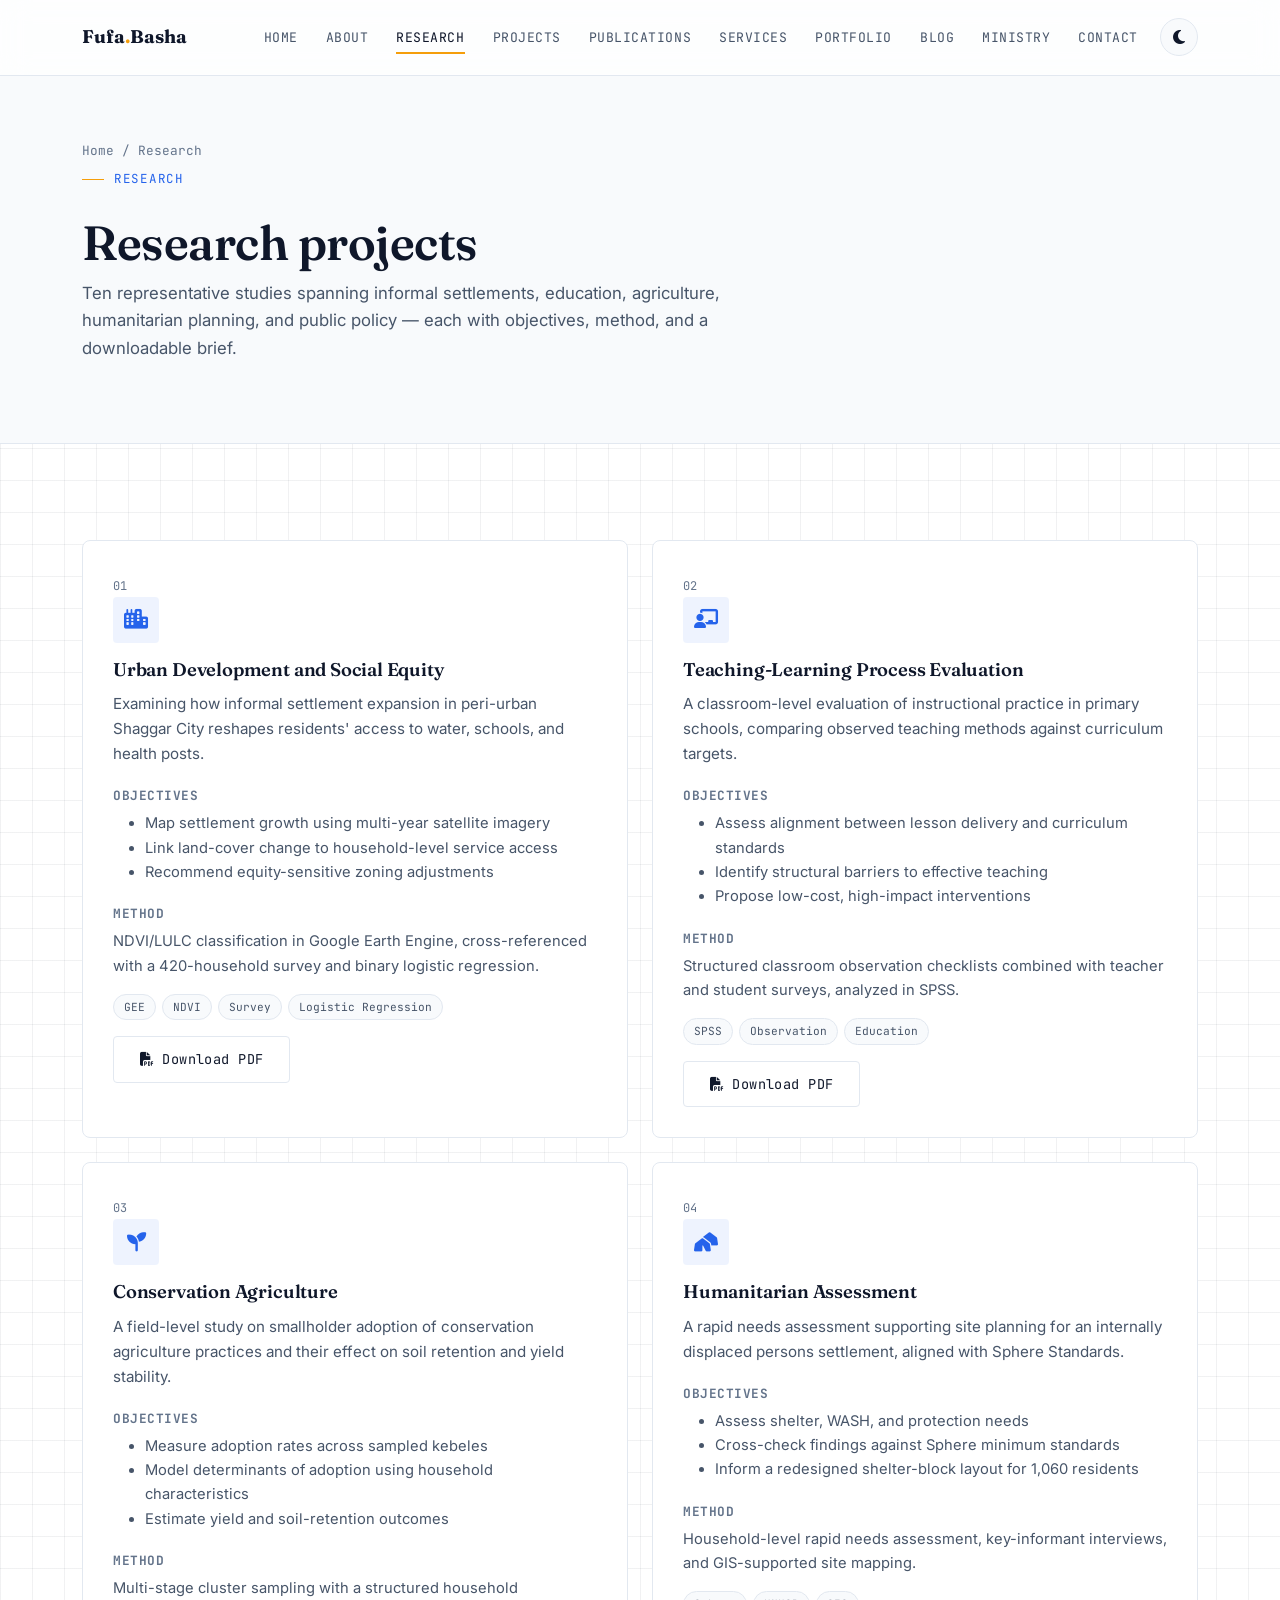
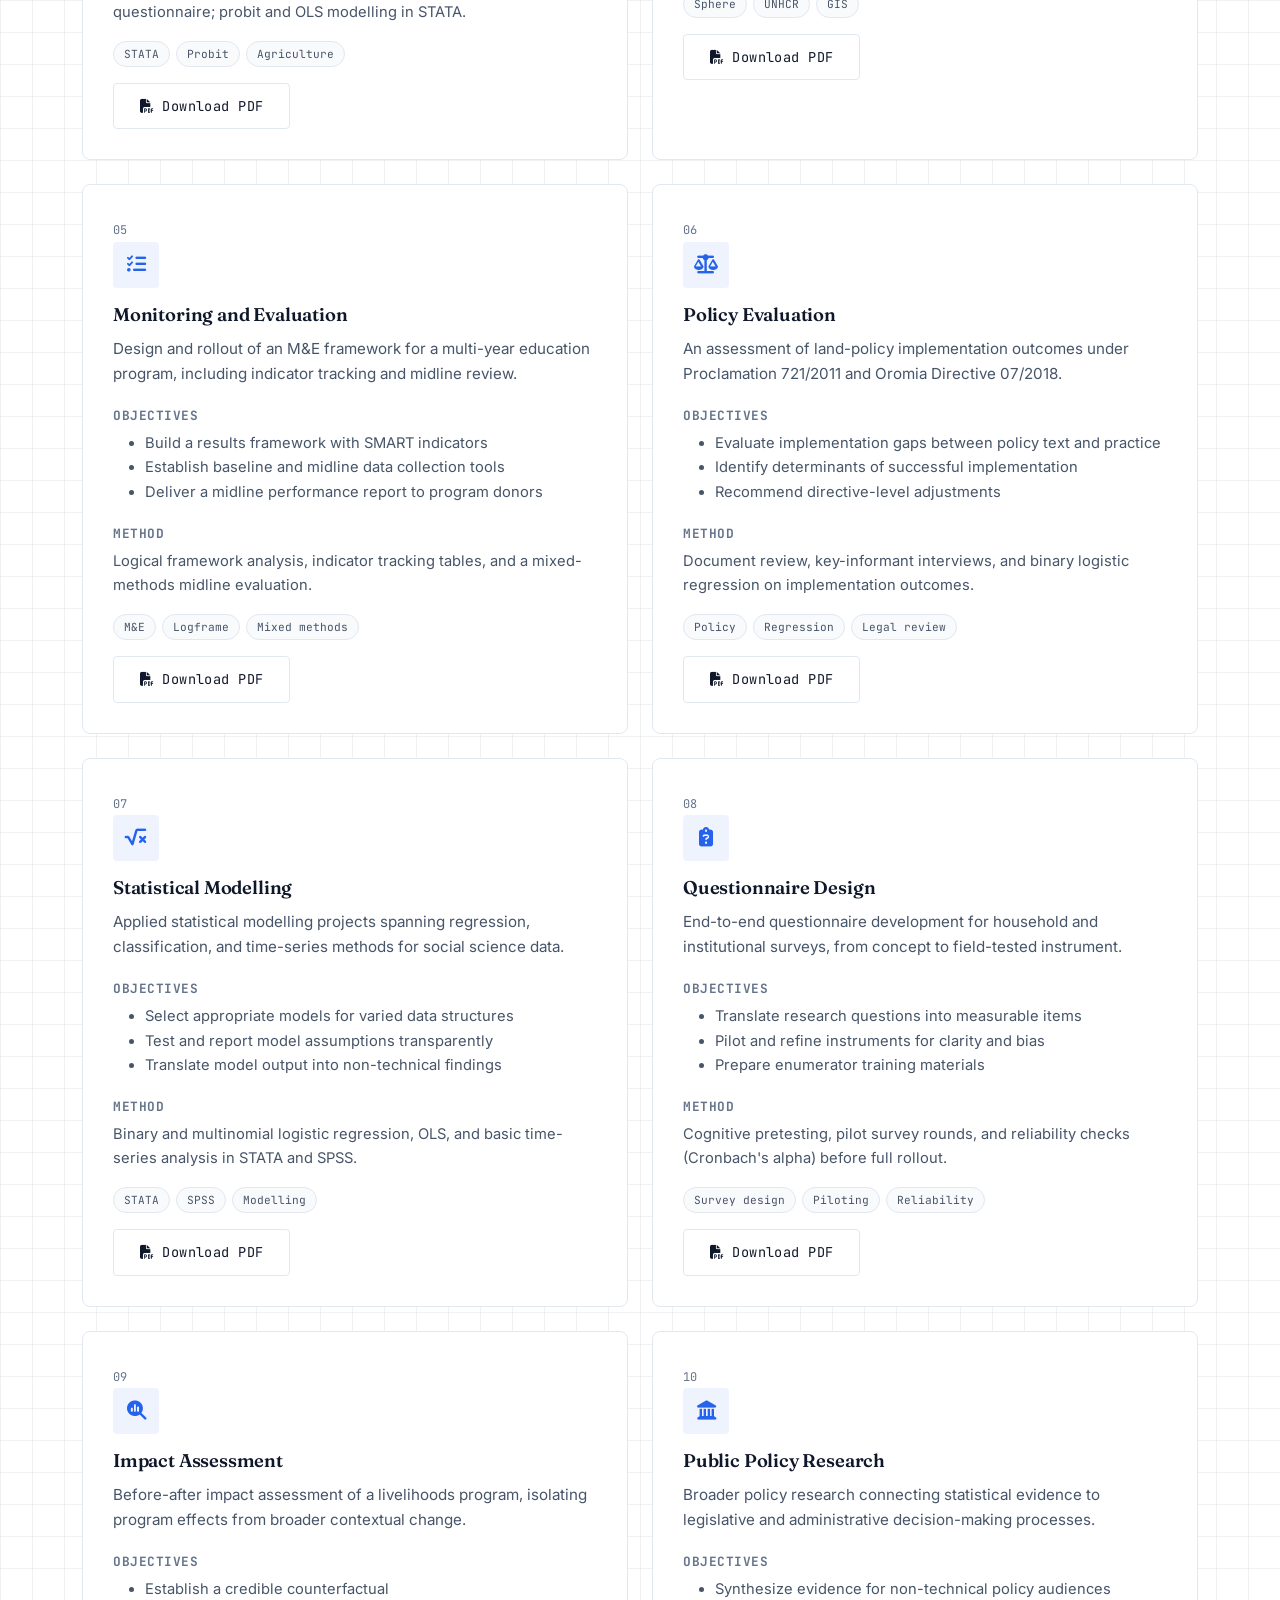
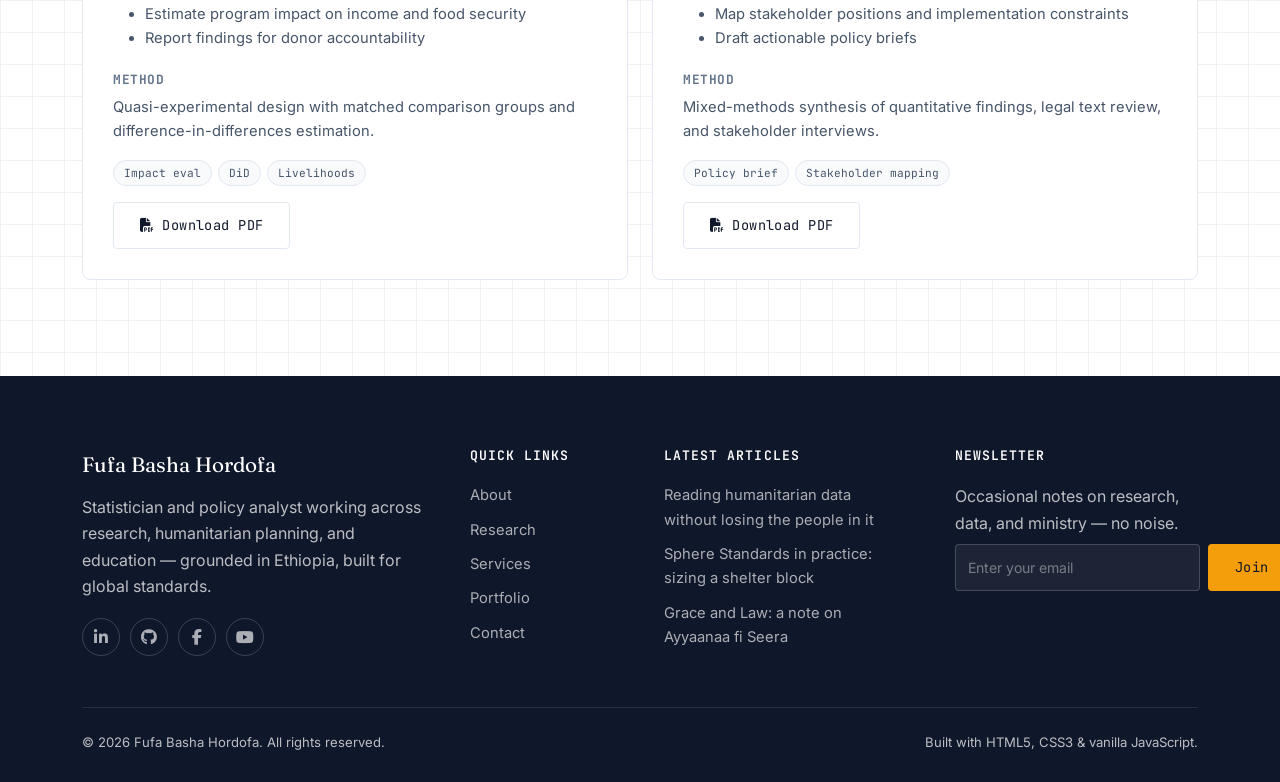
<file: research.html>
<!DOCTYPE html>
<html lang="en">
<head>
<meta charset="UTF-8" />
    <meta name="viewport" content="width=device-width, initial-scale=1.0" />
    <title>Research — Fufa Basha Hordofa | Statistical & Policy Studies</title>
    <meta name="description" content="Browse research projects by Fufa Basha Hordofa covering urban development, education evaluation, conservation agriculture, humanitarian assessment, and public policy in Ethiopia." />
    <meta name="keywords" content="Fufa Basha Hordofa, Statistician, Policy Analyst, Researcher Ethiopia, Data Analyst, Monitoring and Evaluation, Oromo researcher, SPSS STATA consultant" />
    <meta name="author" content="Fufa Basha Hordofa" />
    <link rel="canonical" href="https://fufabasha.com/research.html" />
    <meta name="robots" content="index, follow" />
    <meta name="theme-color" content="#0F172A" />

    <!-- Open Graph -->
    <meta property="og:type" content="website" />
    <meta property="og:title" content="Research — Fufa Basha Hordofa | Statistical & Policy Studies" />
    <meta property="og:description" content="Browse research projects by Fufa Basha Hordofa covering urban development, education evaluation, conservation agriculture, humanitarian assessment, and public policy in Ethiopia." />
    <meta property="og:url" content="https://fufabasha.com/research.html" />
    <meta property="og:image" content="https://fufabasha.com/assets/images/og-cover.jpg" />
    <meta property="og:site_name" content="Fufa Basha Hordofa" />

    <!-- Twitter Card -->
    <meta name="twitter:card" content="summary_large_image" />
    <meta name="twitter:title" content="Research — Fufa Basha Hordofa | Statistical & Policy Studies" />
    <meta name="twitter:description" content="Browse research projects by Fufa Basha Hordofa covering urban development, education evaluation, conservation agriculture, humanitarian assessment, and public policy in Ethiopia." />
    <meta name="twitter:image" content="https://fufabasha.com/assets/images/og-cover.jpg" />

    <!-- Favicon -->
    <link rel="icon" type="image/svg+xml" href="assets/icons/favicon.svg" />
    <link rel="alternate icon" href="assets/icons/favicon.svg" />

    <script>
      // Apply saved theme before paint to avoid flash-of-wrong-theme
      (function () {
        var t = localStorage.getItem('fufa-theme') ||
          (window.matchMedia('(prefers-color-scheme: dark)').matches ? 'dark' : 'light');
        document.documentElement.setAttribute('data-theme', t);
      })();
    </script>

    <!-- Fonts -->
    <link rel="preconnect" href="https://fonts.googleapis.com" />
    <link rel="preconnect" href="https://fonts.gstatic.com" crossorigin />
    <link href="https://fonts.googleapis.com/css2?family=Fraunces:opsz,wght@9..144,400;9..144,500;9..144,600;9..144,700&family=Inter:wght@400;500;600;700&family=JetBrains+Mono:wght@400;500;600&display=swap" rel="stylesheet" />

    <!-- Bootstrap 5 -->
    <link href="https://cdn.jsdelivr.net/npm/bootstrap@5.3.3/dist/css/bootstrap.min.css" rel="stylesheet" />
    <!-- Font Awesome -->
    <link rel="stylesheet" href="https://cdnjs.cloudflare.com/ajax/libs/font-awesome/6.5.2/css/all.min.css" />
    <!-- AOS Animation -->
    <link href="https://unpkg.com/aos@2.3.4/dist/aos.css" rel="stylesheet" />

    <!-- Site stylesheet -->
    <link rel="stylesheet" href="assets/css/style.css" />

<script type="application/ld+json">
    {
      "@context": "https://schema.org",
      "@type": "Person",
      "name": "Fufa Basha Hordofa",
      "jobTitle": ["Statistician", "Policy Analyst", "Researcher", "Data Analyst"],
      "url": "https://fufabasha.com/",
      "image": "https://fufabasha.com/assets/images/og-cover.jpg",
      "nationality": "Ethiopian",
      "knowsLanguage": ["English", "Afaan Oromoo", "Amharic"],
      "sameAs": [
        "https://www.linkedin.com/in/fufabasha",
        "https://github.com/fufabasha",
        "https://www.facebook.com/fufabasha",
        "https://www.youtube.com/@fufabasha"
      ]
    }
    </script>
</head>
<body>
  <div id="preloader" aria-hidden="true">
    <div class="loader-mark">
      <span>FBH / LOADING FIELD DATA</span>
      <div class="loader-bar"></div>
    </div>
  </div>
  <div id="scroll-progress"></div>
  <a class="skip-link" href="#main-content">Skip to content</a>
  <nav class="navbar navbar-expand-lg navbar-fufa fixed-top" aria-label="Primary">
    <div class="container">
      <a class="navbar-brand" href="index.html">Fufa<span class="brand-mark">.</span>Basha</a>
      <button class="navbar-toggler" type="button" data-bs-toggle="collapse" data-bs-target="#mainNav" aria-controls="mainNav" aria-expanded="false" aria-label="Toggle navigation">
        <i class="fa-solid fa-bars"></i>
      </button>
      <div class="collapse navbar-collapse" id="mainNav">
        <ul class="navbar-nav ms-auto align-items-lg-center">
          <li class="nav-item"><a class="nav-link" href="index.html">Home</a></li>
          <li class="nav-item"><a class="nav-link" href="about.html">About</a></li>
          <li class="nav-item"><a class="nav-link" href="research.html">Research</a></li>
          <li class="nav-item"><a class="nav-link" href="projects.html">Projects</a></li>
          <li class="nav-item"><a class="nav-link" href="publications.html">Publications</a></li>
          <li class="nav-item"><a class="nav-link" href="services.html">Services</a></li>
          <li class="nav-item"><a class="nav-link" href="portfolio.html">Portfolio</a></li>
          <li class="nav-item"><a class="nav-link" href="blog.html">Blog</a></li>
          <li class="nav-item"><a class="nav-link" href="ministry.html">Ministry</a></li>
          <li class="nav-item"><a class="nav-link" href="contact.html">Contact</a></li>
        </ul>
        <button class="theme-toggle" aria-label="Toggle dark mode"><i class="fa-solid fa-moon"></i></button>
      </div>
    </div>
  </nav>
  <main id="main-content">
<header class="page-header">
    <div class="container">
      <nav class="breadcrumb-fufa" aria-label="Breadcrumb"><a href="index.html">Home</a><span class="sep">/</span><span>Research</span></nav>
      <div class="eyebrow">Research</div>
      <h1 data-aos="fade-up">Research projects</h1>
      <p class="section-lead" data-aos="fade-up" data-aos-delay="80">Ten representative studies spanning informal settlements, education, agriculture, humanitarian planning, and public policy — each with objectives, method, and a downloadable brief.</p>
    </div>
  </header>
    <section class="section">
      <div class="container">
        <div class="row g-4">
          <div class="col-lg-6" data-aos="fade-up">
            <div class="field-card h-100">
              <span class="card-index">01</span>
              <div class="card-icon"><i class="fa-solid fa-city"></i></div>
              <h3>Urban Development and Social Equity</h3>
              <p>Examining how informal settlement expansion in peri-urban Shaggar City reshapes residents' access to water, schools, and health posts.</p>
              <p class="mb-1"><strong style="font-family:var(--font-mono); font-size:0.8rem; text-transform:uppercase; letter-spacing:.04em; color:var(--color-text-soft);">Objectives</strong></p>
              <ul style="color: var(--color-text-muted); font-size:0.92rem;"><li>Map settlement growth using multi-year satellite imagery</li><li>Link land-cover change to household-level service access</li><li>Recommend equity-sensitive zoning adjustments</li></ul>
              <p class="mb-1"><strong style="font-family:var(--font-mono); font-size:0.8rem; text-transform:uppercase; letter-spacing:.04em; color:var(--color-text-soft);">Method</strong></p>
              <p style="font-size:0.92rem;">NDVI/LULC classification in Google Earth Engine, cross-referenced with a 420-household survey and binary logistic regression.</p>
              <div class="tag-row"><span class="tag-chip">GEE</span><span class="tag-chip">NDVI</span><span class="tag-chip">Survey</span><span class="tag-chip">Logistic Regression</span></div>
              <a href="assets/documents/research-urban-equity.pdf" class="btn btn-outline-fufa mt-3"><i class="fa-solid fa-file-pdf me-2"></i>Download PDF</a>
            </div>
          </div>
          <div class="col-lg-6" data-aos="fade-up">
            <div class="field-card h-100">
              <span class="card-index">02</span>
              <div class="card-icon"><i class="fa-solid fa-chalkboard-user"></i></div>
              <h3>Teaching-Learning Process Evaluation</h3>
              <p>A classroom-level evaluation of instructional practice in primary schools, comparing observed teaching methods against curriculum targets.</p>
              <p class="mb-1"><strong style="font-family:var(--font-mono); font-size:0.8rem; text-transform:uppercase; letter-spacing:.04em; color:var(--color-text-soft);">Objectives</strong></p>
              <ul style="color: var(--color-text-muted); font-size:0.92rem;"><li>Assess alignment between lesson delivery and curriculum standards</li><li>Identify structural barriers to effective teaching</li><li>Propose low-cost, high-impact interventions</li></ul>
              <p class="mb-1"><strong style="font-family:var(--font-mono); font-size:0.8rem; text-transform:uppercase; letter-spacing:.04em; color:var(--color-text-soft);">Method</strong></p>
              <p style="font-size:0.92rem;">Structured classroom observation checklists combined with teacher and student surveys, analyzed in SPSS.</p>
              <div class="tag-row"><span class="tag-chip">SPSS</span><span class="tag-chip">Observation</span><span class="tag-chip">Education</span></div>
              <a href="assets/documents/research-teaching-evaluation.pdf" class="btn btn-outline-fufa mt-3"><i class="fa-solid fa-file-pdf me-2"></i>Download PDF</a>
            </div>
          </div>
          <div class="col-lg-6" data-aos="fade-up">
            <div class="field-card h-100">
              <span class="card-index">03</span>
              <div class="card-icon"><i class="fa-solid fa-seedling"></i></div>
              <h3>Conservation Agriculture</h3>
              <p>A field-level study on smallholder adoption of conservation agriculture practices and their effect on soil retention and yield stability.</p>
              <p class="mb-1"><strong style="font-family:var(--font-mono); font-size:0.8rem; text-transform:uppercase; letter-spacing:.04em; color:var(--color-text-soft);">Objectives</strong></p>
              <ul style="color: var(--color-text-muted); font-size:0.92rem;"><li>Measure adoption rates across sampled kebeles</li><li>Model determinants of adoption using household characteristics</li><li>Estimate yield and soil-retention outcomes</li></ul>
              <p class="mb-1"><strong style="font-family:var(--font-mono); font-size:0.8rem; text-transform:uppercase; letter-spacing:.04em; color:var(--color-text-soft);">Method</strong></p>
              <p style="font-size:0.92rem;">Multi-stage cluster sampling with a structured household questionnaire; probit and OLS modelling in STATA.</p>
              <div class="tag-row"><span class="tag-chip">STATA</span><span class="tag-chip">Probit</span><span class="tag-chip">Agriculture</span></div>
              <a href="assets/documents/research-conservation-agriculture.pdf" class="btn btn-outline-fufa mt-3"><i class="fa-solid fa-file-pdf me-2"></i>Download PDF</a>
            </div>
          </div>
          <div class="col-lg-6" data-aos="fade-up">
            <div class="field-card h-100">
              <span class="card-index">04</span>
              <div class="card-icon"><i class="fa-solid fa-tents"></i></div>
              <h3>Humanitarian Assessment</h3>
              <p>A rapid needs assessment supporting site planning for an internally displaced persons settlement, aligned with Sphere Standards.</p>
              <p class="mb-1"><strong style="font-family:var(--font-mono); font-size:0.8rem; text-transform:uppercase; letter-spacing:.04em; color:var(--color-text-soft);">Objectives</strong></p>
              <ul style="color: var(--color-text-muted); font-size:0.92rem;"><li>Assess shelter, WASH, and protection needs</li><li>Cross-check findings against Sphere minimum standards</li><li>Inform a redesigned shelter-block layout for 1,060 residents</li></ul>
              <p class="mb-1"><strong style="font-family:var(--font-mono); font-size:0.8rem; text-transform:uppercase; letter-spacing:.04em; color:var(--color-text-soft);">Method</strong></p>
              <p style="font-size:0.92rem;">Household-level rapid needs assessment, key-informant interviews, and GIS-supported site mapping.</p>
              <div class="tag-row"><span class="tag-chip">Sphere</span><span class="tag-chip">UNHCR</span><span class="tag-chip">GIS</span></div>
              <a href="assets/documents/research-humanitarian-assessment.pdf" class="btn btn-outline-fufa mt-3"><i class="fa-solid fa-file-pdf me-2"></i>Download PDF</a>
            </div>
          </div>
          <div class="col-lg-6" data-aos="fade-up">
            <div class="field-card h-100">
              <span class="card-index">05</span>
              <div class="card-icon"><i class="fa-solid fa-list-check"></i></div>
              <h3>Monitoring and Evaluation</h3>
              <p>Design and rollout of an M&E framework for a multi-year education program, including indicator tracking and midline review.</p>
              <p class="mb-1"><strong style="font-family:var(--font-mono); font-size:0.8rem; text-transform:uppercase; letter-spacing:.04em; color:var(--color-text-soft);">Objectives</strong></p>
              <ul style="color: var(--color-text-muted); font-size:0.92rem;"><li>Build a results framework with SMART indicators</li><li>Establish baseline and midline data collection tools</li><li>Deliver a midline performance report to program donors</li></ul>
              <p class="mb-1"><strong style="font-family:var(--font-mono); font-size:0.8rem; text-transform:uppercase; letter-spacing:.04em; color:var(--color-text-soft);">Method</strong></p>
              <p style="font-size:0.92rem;">Logical framework analysis, indicator tracking tables, and a mixed-methods midline evaluation.</p>
              <div class="tag-row"><span class="tag-chip">M&E</span><span class="tag-chip">Logframe</span><span class="tag-chip">Mixed methods</span></div>
              <a href="assets/documents/research-monitoring-evaluation.pdf" class="btn btn-outline-fufa mt-3"><i class="fa-solid fa-file-pdf me-2"></i>Download PDF</a>
            </div>
          </div>
          <div class="col-lg-6" data-aos="fade-up">
            <div class="field-card h-100">
              <span class="card-index">06</span>
              <div class="card-icon"><i class="fa-solid fa-scale-balanced"></i></div>
              <h3>Policy Evaluation</h3>
              <p>An assessment of land-policy implementation outcomes under Proclamation 721/2011 and Oromia Directive 07/2018.</p>
              <p class="mb-1"><strong style="font-family:var(--font-mono); font-size:0.8rem; text-transform:uppercase; letter-spacing:.04em; color:var(--color-text-soft);">Objectives</strong></p>
              <ul style="color: var(--color-text-muted); font-size:0.92rem;"><li>Evaluate implementation gaps between policy text and practice</li><li>Identify determinants of successful implementation</li><li>Recommend directive-level adjustments</li></ul>
              <p class="mb-1"><strong style="font-family:var(--font-mono); font-size:0.8rem; text-transform:uppercase; letter-spacing:.04em; color:var(--color-text-soft);">Method</strong></p>
              <p style="font-size:0.92rem;">Document review, key-informant interviews, and binary logistic regression on implementation outcomes.</p>
              <div class="tag-row"><span class="tag-chip">Policy</span><span class="tag-chip">Regression</span><span class="tag-chip">Legal review</span></div>
              <a href="assets/documents/research-policy-evaluation.pdf" class="btn btn-outline-fufa mt-3"><i class="fa-solid fa-file-pdf me-2"></i>Download PDF</a>
            </div>
          </div>
          <div class="col-lg-6" data-aos="fade-up">
            <div class="field-card h-100">
              <span class="card-index">07</span>
              <div class="card-icon"><i class="fa-solid fa-square-root-variable"></i></div>
              <h3>Statistical Modelling</h3>
              <p>Applied statistical modelling projects spanning regression, classification, and time-series methods for social science data.</p>
              <p class="mb-1"><strong style="font-family:var(--font-mono); font-size:0.8rem; text-transform:uppercase; letter-spacing:.04em; color:var(--color-text-soft);">Objectives</strong></p>
              <ul style="color: var(--color-text-muted); font-size:0.92rem;"><li>Select appropriate models for varied data structures</li><li>Test and report model assumptions transparently</li><li>Translate model output into non-technical findings</li></ul>
              <p class="mb-1"><strong style="font-family:var(--font-mono); font-size:0.8rem; text-transform:uppercase; letter-spacing:.04em; color:var(--color-text-soft);">Method</strong></p>
              <p style="font-size:0.92rem;">Binary and multinomial logistic regression, OLS, and basic time-series analysis in STATA and SPSS.</p>
              <div class="tag-row"><span class="tag-chip">STATA</span><span class="tag-chip">SPSS</span><span class="tag-chip">Modelling</span></div>
              <a href="assets/documents/research-statistical-modelling.pdf" class="btn btn-outline-fufa mt-3"><i class="fa-solid fa-file-pdf me-2"></i>Download PDF</a>
            </div>
          </div>
          <div class="col-lg-6" data-aos="fade-up">
            <div class="field-card h-100">
              <span class="card-index">08</span>
              <div class="card-icon"><i class="fa-solid fa-clipboard-question"></i></div>
              <h3>Questionnaire Design</h3>
              <p>End-to-end questionnaire development for household and institutional surveys, from concept to field-tested instrument.</p>
              <p class="mb-1"><strong style="font-family:var(--font-mono); font-size:0.8rem; text-transform:uppercase; letter-spacing:.04em; color:var(--color-text-soft);">Objectives</strong></p>
              <ul style="color: var(--color-text-muted); font-size:0.92rem;"><li>Translate research questions into measurable items</li><li>Pilot and refine instruments for clarity and bias</li><li>Prepare enumerator training materials</li></ul>
              <p class="mb-1"><strong style="font-family:var(--font-mono); font-size:0.8rem; text-transform:uppercase; letter-spacing:.04em; color:var(--color-text-soft);">Method</strong></p>
              <p style="font-size:0.92rem;">Cognitive pretesting, pilot survey rounds, and reliability checks (Cronbach's alpha) before full rollout.</p>
              <div class="tag-row"><span class="tag-chip">Survey design</span><span class="tag-chip">Piloting</span><span class="tag-chip">Reliability</span></div>
              <a href="assets/documents/research-questionnaire-design.pdf" class="btn btn-outline-fufa mt-3"><i class="fa-solid fa-file-pdf me-2"></i>Download PDF</a>
            </div>
          </div>
          <div class="col-lg-6" data-aos="fade-up">
            <div class="field-card h-100">
              <span class="card-index">09</span>
              <div class="card-icon"><i class="fa-solid fa-magnifying-glass-chart"></i></div>
              <h3>Impact Assessment</h3>
              <p>Before-after impact assessment of a livelihoods program, isolating program effects from broader contextual change.</p>
              <p class="mb-1"><strong style="font-family:var(--font-mono); font-size:0.8rem; text-transform:uppercase; letter-spacing:.04em; color:var(--color-text-soft);">Objectives</strong></p>
              <ul style="color: var(--color-text-muted); font-size:0.92rem;"><li>Establish a credible counterfactual</li><li>Estimate program impact on income and food security</li><li>Report findings for donor accountability</li></ul>
              <p class="mb-1"><strong style="font-family:var(--font-mono); font-size:0.8rem; text-transform:uppercase; letter-spacing:.04em; color:var(--color-text-soft);">Method</strong></p>
              <p style="font-size:0.92rem;">Quasi-experimental design with matched comparison groups and difference-in-differences estimation.</p>
              <div class="tag-row"><span class="tag-chip">Impact eval</span><span class="tag-chip">DiD</span><span class="tag-chip">Livelihoods</span></div>
              <a href="assets/documents/research-impact-assessment.pdf" class="btn btn-outline-fufa mt-3"><i class="fa-solid fa-file-pdf me-2"></i>Download PDF</a>
            </div>
          </div>
          <div class="col-lg-6" data-aos="fade-up">
            <div class="field-card h-100">
              <span class="card-index">10</span>
              <div class="card-icon"><i class="fa-solid fa-landmark"></i></div>
              <h3>Public Policy Research</h3>
              <p>Broader policy research connecting statistical evidence to legislative and administrative decision-making processes.</p>
              <p class="mb-1"><strong style="font-family:var(--font-mono); font-size:0.8rem; text-transform:uppercase; letter-spacing:.04em; color:var(--color-text-soft);">Objectives</strong></p>
              <ul style="color: var(--color-text-muted); font-size:0.92rem;"><li>Synthesize evidence for non-technical policy audiences</li><li>Map stakeholder positions and implementation constraints</li><li>Draft actionable policy briefs</li></ul>
              <p class="mb-1"><strong style="font-family:var(--font-mono); font-size:0.8rem; text-transform:uppercase; letter-spacing:.04em; color:var(--color-text-soft);">Method</strong></p>
              <p style="font-size:0.92rem;">Mixed-methods synthesis of quantitative findings, legal text review, and stakeholder interviews.</p>
              <div class="tag-row"><span class="tag-chip">Policy brief</span><span class="tag-chip">Stakeholder mapping</span></div>
              <a href="assets/documents/research-public-policy.pdf" class="btn btn-outline-fufa mt-3"><i class="fa-solid fa-file-pdf me-2"></i>Download PDF</a>
            </div>
          </div>
        </div>
      </div>
    </section>

  </main>
  <footer class="footer-fufa">
    <div class="container">
      <div class="row g-5">
        <div class="col-lg-4">
          <div class="footer-brand">Fufa Basha Hordofa</div>
          <p>Statistician and policy analyst working across research, humanitarian planning, and education — grounded in Ethiopia, built for global standards.</p>
          <div class="social-row">
            <a href="https://www.linkedin.com/in/fufabasha" aria-label="LinkedIn" target="_blank" rel="noopener"><i class="fa-brands fa-linkedin-in"></i></a>
            <a href="https://github.com/fufabasha" aria-label="GitHub" target="_blank" rel="noopener"><i class="fa-brands fa-github"></i></a>
            <a href="https://www.facebook.com/fufabasha" aria-label="Facebook" target="_blank" rel="noopener"><i class="fa-brands fa-facebook-f"></i></a>
            <a href="https://www.youtube.com/@fufabasha" aria-label="YouTube" target="_blank" rel="noopener"><i class="fa-brands fa-youtube"></i></a>
          </div>
        </div>
        <div class="col-lg-2 col-6">
          <h5>Quick links</h5>
          <ul>
            <li><a href="about.html">About</a></li>
            <li><a href="research.html">Research</a></li>
            <li><a href="services.html">Services</a></li>
            <li><a href="portfolio.html">Portfolio</a></li>
            <li><a href="contact.html">Contact</a></li>
          </ul>
        </div>
        <div class="col-lg-3 col-6">
          <h5>Latest articles</h5>
          <ul>
            <li><a href="blog.html">Reading humanitarian data without losing the people in it</a></li>
            <li><a href="blog.html">Sphere Standards in practice: sizing a shelter block</a></li>
            <li><a href="blog.html">Grace and Law: a note on Ayyaanaa fi Seera</a></li>
          </ul>
        </div>
        <div class="col-lg-3">
          <h5>Newsletter</h5>
          <p class="mb-2">Occasional notes on research, data, and ministry — no noise.</p>
          <form class="newsletter-form" aria-label="Subscribe to newsletter">
            <input type="email" required placeholder="Enter your email" aria-label="Email address" />
            <button class="btn btn-accent-fufa" type="submit">Join</button>
          </form>
        </div>
      </div>
      <div class="footer-bottom">
        <span>&copy; <span class="current-year">2026</span> Fufa Basha Hordofa. All rights reserved.</span>
        <span>Built with HTML5, CSS3 &amp; vanilla JavaScript.</span>
      </div>
    </div>
  </footer>
  <button id="back-to-top" aria-label="Back to top"><i class="fa-solid fa-arrow-up"></i></button>
  <script src="https://cdn.jsdelivr.net/npm/bootstrap@5.3.3/dist/js/bootstrap.bundle.min.js"></script>
  <script src="https://unpkg.com/aos@2.3.4/dist/aos.js"></script>
  <script src="assets/js/main.js"></script>
</body>
</html>
</file>
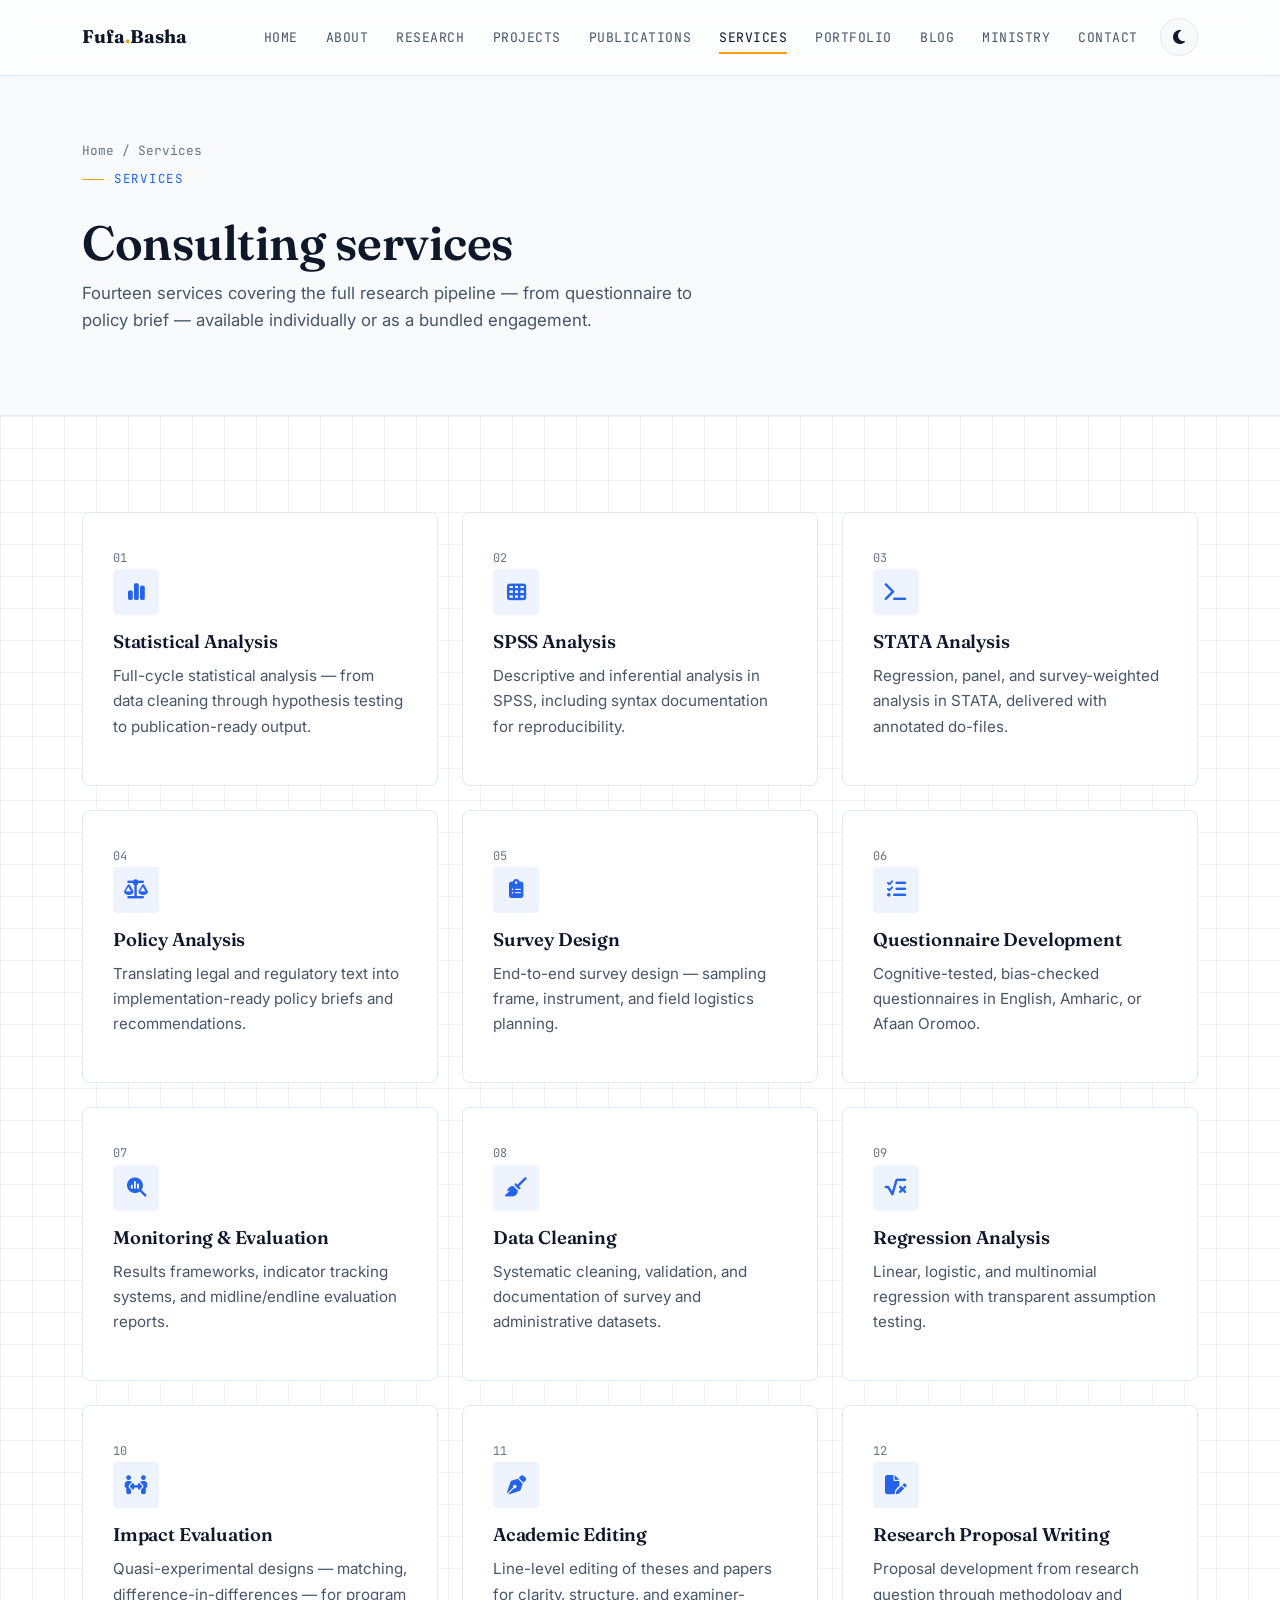
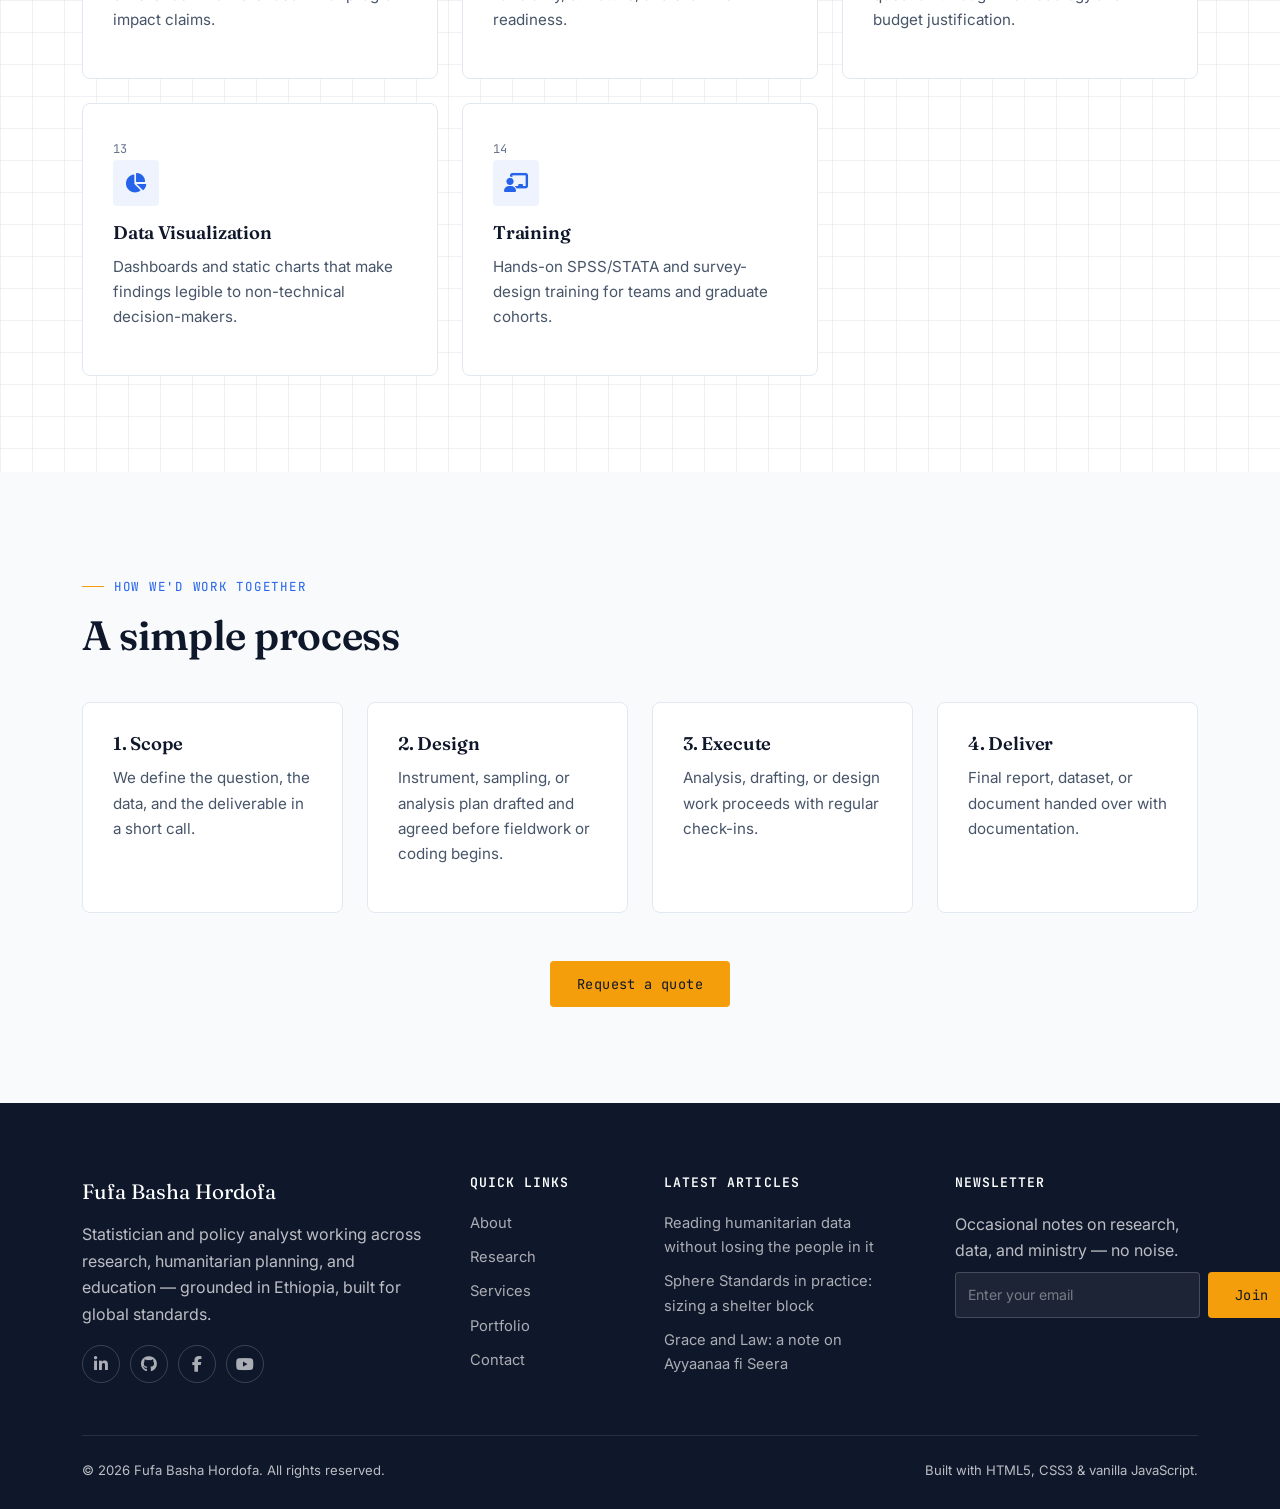
<file: services.html>
<!DOCTYPE html>
<html lang="en">
<head>
<meta charset="UTF-8" />
    <meta name="viewport" content="width=device-width, initial-scale=1.0" />
    <title>Services — Fufa Basha Hordofa | Statistical & Policy Consulting</title>
    <meta name="description" content="Statistical analysis, SPSS/STATA consulting, survey design, monitoring & evaluation, and academic editing services offered by Fufa Basha Hordofa." />
    <meta name="keywords" content="Fufa Basha Hordofa, Statistician, Policy Analyst, Researcher Ethiopia, Data Analyst, Monitoring and Evaluation, Oromo researcher, SPSS STATA consultant" />
    <meta name="author" content="Fufa Basha Hordofa" />
    <link rel="canonical" href="https://fufabasha.com/services.html" />
    <meta name="robots" content="index, follow" />
    <meta name="theme-color" content="#0F172A" />

    <!-- Open Graph -->
    <meta property="og:type" content="website" />
    <meta property="og:title" content="Services — Fufa Basha Hordofa | Statistical & Policy Consulting" />
    <meta property="og:description" content="Statistical analysis, SPSS/STATA consulting, survey design, monitoring & evaluation, and academic editing services offered by Fufa Basha Hordofa." />
    <meta property="og:url" content="https://fufabasha.com/services.html" />
    <meta property="og:image" content="https://fufabasha.com/assets/images/og-cover.jpg" />
    <meta property="og:site_name" content="Fufa Basha Hordofa" />

    <!-- Twitter Card -->
    <meta name="twitter:card" content="summary_large_image" />
    <meta name="twitter:title" content="Services — Fufa Basha Hordofa | Statistical & Policy Consulting" />
    <meta name="twitter:description" content="Statistical analysis, SPSS/STATA consulting, survey design, monitoring & evaluation, and academic editing services offered by Fufa Basha Hordofa." />
    <meta name="twitter:image" content="https://fufabasha.com/assets/images/og-cover.jpg" />

    <!-- Favicon -->
    <link rel="icon" type="image/svg+xml" href="assets/icons/favicon.svg" />
    <link rel="alternate icon" href="assets/icons/favicon.svg" />

    <script>
      // Apply saved theme before paint to avoid flash-of-wrong-theme
      (function () {
        var t = localStorage.getItem('fufa-theme') ||
          (window.matchMedia('(prefers-color-scheme: dark)').matches ? 'dark' : 'light');
        document.documentElement.setAttribute('data-theme', t);
      })();
    </script>

    <!-- Fonts -->
    <link rel="preconnect" href="https://fonts.googleapis.com" />
    <link rel="preconnect" href="https://fonts.gstatic.com" crossorigin />
    <link href="https://fonts.googleapis.com/css2?family=Fraunces:opsz,wght@9..144,400;9..144,500;9..144,600;9..144,700&family=Inter:wght@400;500;600;700&family=JetBrains+Mono:wght@400;500;600&display=swap" rel="stylesheet" />

    <!-- Bootstrap 5 -->
    <link href="https://cdn.jsdelivr.net/npm/bootstrap@5.3.3/dist/css/bootstrap.min.css" rel="stylesheet" />
    <!-- Font Awesome -->
    <link rel="stylesheet" href="https://cdnjs.cloudflare.com/ajax/libs/font-awesome/6.5.2/css/all.min.css" />
    <!-- AOS Animation -->
    <link href="https://unpkg.com/aos@2.3.4/dist/aos.css" rel="stylesheet" />

    <!-- Site stylesheet -->
    <link rel="stylesheet" href="assets/css/style.css" />

<script type="application/ld+json">
    {
      "@context": "https://schema.org",
      "@type": "Person",
      "name": "Fufa Basha Hordofa",
      "jobTitle": ["Statistician", "Policy Analyst", "Researcher", "Data Analyst"],
      "url": "https://fufabasha.com/",
      "image": "https://fufabasha.com/assets/images/og-cover.jpg",
      "nationality": "Ethiopian",
      "knowsLanguage": ["English", "Afaan Oromoo", "Amharic"],
      "sameAs": [
        "https://www.linkedin.com/in/fufabasha",
        "https://github.com/fufabasha",
        "https://www.facebook.com/fufabasha",
        "https://www.youtube.com/@fufabasha"
      ]
    }
    </script>
</head>
<body>
  <div id="preloader" aria-hidden="true">
    <div class="loader-mark">
      <span>FBH / LOADING FIELD DATA</span>
      <div class="loader-bar"></div>
    </div>
  </div>
  <div id="scroll-progress"></div>
  <a class="skip-link" href="#main-content">Skip to content</a>
  <nav class="navbar navbar-expand-lg navbar-fufa fixed-top" aria-label="Primary">
    <div class="container">
      <a class="navbar-brand" href="index.html">Fufa<span class="brand-mark">.</span>Basha</a>
      <button class="navbar-toggler" type="button" data-bs-toggle="collapse" data-bs-target="#mainNav" aria-controls="mainNav" aria-expanded="false" aria-label="Toggle navigation">
        <i class="fa-solid fa-bars"></i>
      </button>
      <div class="collapse navbar-collapse" id="mainNav">
        <ul class="navbar-nav ms-auto align-items-lg-center">
          <li class="nav-item"><a class="nav-link" href="index.html">Home</a></li>
          <li class="nav-item"><a class="nav-link" href="about.html">About</a></li>
          <li class="nav-item"><a class="nav-link" href="research.html">Research</a></li>
          <li class="nav-item"><a class="nav-link" href="projects.html">Projects</a></li>
          <li class="nav-item"><a class="nav-link" href="publications.html">Publications</a></li>
          <li class="nav-item"><a class="nav-link" href="services.html">Services</a></li>
          <li class="nav-item"><a class="nav-link" href="portfolio.html">Portfolio</a></li>
          <li class="nav-item"><a class="nav-link" href="blog.html">Blog</a></li>
          <li class="nav-item"><a class="nav-link" href="ministry.html">Ministry</a></li>
          <li class="nav-item"><a class="nav-link" href="contact.html">Contact</a></li>
        </ul>
        <button class="theme-toggle" aria-label="Toggle dark mode"><i class="fa-solid fa-moon"></i></button>
      </div>
    </div>
  </nav>
  <main id="main-content">
<header class="page-header">
    <div class="container">
      <nav class="breadcrumb-fufa" aria-label="Breadcrumb"><a href="index.html">Home</a><span class="sep">/</span><span>Services</span></nav>
      <div class="eyebrow">Services</div>
      <h1 data-aos="fade-up">Consulting services</h1>
      <p class="section-lead" data-aos="fade-up" data-aos-delay="80">Fourteen services covering the full research pipeline — from questionnaire to policy brief — available individually or as a bundled engagement.</p>
    </div>
  </header>
    <section class="section">
      <div class="container">
        <div class="row g-4">
          <div class="col-md-6 col-lg-4" data-aos="fade-up">
            <div class="field-card h-100">
              <span class="card-index">01</span>
              <div class="card-icon"><i class="fa-solid fa-chart-simple"></i></div>
              <h3>Statistical Analysis</h3>
              <p>Full-cycle statistical analysis — from data cleaning through hypothesis testing to publication-ready output.</p>
            </div>
          </div>
          <div class="col-md-6 col-lg-4" data-aos="fade-up">
            <div class="field-card h-100">
              <span class="card-index">02</span>
              <div class="card-icon"><i class="fa-solid fa-table-cells"></i></div>
              <h3>SPSS Analysis</h3>
              <p>Descriptive and inferential analysis in SPSS, including syntax documentation for reproducibility.</p>
            </div>
          </div>
          <div class="col-md-6 col-lg-4" data-aos="fade-up">
            <div class="field-card h-100">
              <span class="card-index">03</span>
              <div class="card-icon"><i class="fa-solid fa-terminal"></i></div>
              <h3>STATA Analysis</h3>
              <p>Regression, panel, and survey-weighted analysis in STATA, delivered with annotated do-files.</p>
            </div>
          </div>
          <div class="col-md-6 col-lg-4" data-aos="fade-up">
            <div class="field-card h-100">
              <span class="card-index">04</span>
              <div class="card-icon"><i class="fa-solid fa-scale-balanced"></i></div>
              <h3>Policy Analysis</h3>
              <p>Translating legal and regulatory text into implementation-ready policy briefs and recommendations.</p>
            </div>
          </div>
          <div class="col-md-6 col-lg-4" data-aos="fade-up">
            <div class="field-card h-100">
              <span class="card-index">05</span>
              <div class="card-icon"><i class="fa-solid fa-clipboard-list"></i></div>
              <h3>Survey Design</h3>
              <p>End-to-end survey design — sampling frame, instrument, and field logistics planning.</p>
            </div>
          </div>
          <div class="col-md-6 col-lg-4" data-aos="fade-up">
            <div class="field-card h-100">
              <span class="card-index">06</span>
              <div class="card-icon"><i class="fa-solid fa-list-check"></i></div>
              <h3>Questionnaire Development</h3>
              <p>Cognitive-tested, bias-checked questionnaires in English, Amharic, or Afaan Oromoo.</p>
            </div>
          </div>
          <div class="col-md-6 col-lg-4" data-aos="fade-up">
            <div class="field-card h-100">
              <span class="card-index">07</span>
              <div class="card-icon"><i class="fa-solid fa-magnifying-glass-chart"></i></div>
              <h3>Monitoring &amp; Evaluation</h3>
              <p>Results frameworks, indicator tracking systems, and midline/endline evaluation reports.</p>
            </div>
          </div>
          <div class="col-md-6 col-lg-4" data-aos="fade-up">
            <div class="field-card h-100">
              <span class="card-index">08</span>
              <div class="card-icon"><i class="fa-solid fa-broom"></i></div>
              <h3>Data Cleaning</h3>
              <p>Systematic cleaning, validation, and documentation of survey and administrative datasets.</p>
            </div>
          </div>
          <div class="col-md-6 col-lg-4" data-aos="fade-up">
            <div class="field-card h-100">
              <span class="card-index">09</span>
              <div class="card-icon"><i class="fa-solid fa-square-root-variable"></i></div>
              <h3>Regression Analysis</h3>
              <p>Linear, logistic, and multinomial regression with transparent assumption testing.</p>
            </div>
          </div>
          <div class="col-md-6 col-lg-4" data-aos="fade-up">
            <div class="field-card h-100">
              <span class="card-index">10</span>
              <div class="card-icon"><i class="fa-solid fa-people-arrows"></i></div>
              <h3>Impact Evaluation</h3>
              <p>Quasi-experimental designs — matching, difference-in-differences — for program impact claims.</p>
            </div>
          </div>
          <div class="col-md-6 col-lg-4" data-aos="fade-up">
            <div class="field-card h-100">
              <span class="card-index">11</span>
              <div class="card-icon"><i class="fa-solid fa-pen-nib"></i></div>
              <h3>Academic Editing</h3>
              <p>Line-level editing of theses and papers for clarity, structure, and examiner-readiness.</p>
            </div>
          </div>
          <div class="col-md-6 col-lg-4" data-aos="fade-up">
            <div class="field-card h-100">
              <span class="card-index">12</span>
              <div class="card-icon"><i class="fa-solid fa-file-pen"></i></div>
              <h3>Research Proposal Writing</h3>
              <p>Proposal development from research question through methodology and budget justification.</p>
            </div>
          </div>
          <div class="col-md-6 col-lg-4" data-aos="fade-up">
            <div class="field-card h-100">
              <span class="card-index">13</span>
              <div class="card-icon"><i class="fa-solid fa-chart-pie"></i></div>
              <h3>Data Visualization</h3>
              <p>Dashboards and static charts that make findings legible to non-technical decision-makers.</p>
            </div>
          </div>
          <div class="col-md-6 col-lg-4" data-aos="fade-up">
            <div class="field-card h-100">
              <span class="card-index">14</span>
              <div class="card-icon"><i class="fa-solid fa-chalkboard-user"></i></div>
              <h3>Training</h3>
              <p>Hands-on SPSS/STATA and survey-design training for teams and graduate cohorts.</p>
            </div>
          </div>
        </div>
      </div>
    </section>

    <section class="section section-alt">
      <div class="container">
        <div class="row align-items-center gy-4">
          <div class="col-lg-7" data-aos="fade-up">
            <div class="eyebrow">How we'd work together</div>
            <h2 class="section-title">A simple process</h2>
          </div>
        </div>
        <div class="row g-4 mt-1">
          <div class="col-md-3" data-aos="fade-up">
            <div class="field-card h-100"><h4>1. Scope</h4><p>We define the question, the data, and the deliverable in a short call.</p></div>
          </div>
          <div class="col-md-3" data-aos="fade-up" data-aos-delay="80">
            <div class="field-card h-100"><h4>2. Design</h4><p>Instrument, sampling, or analysis plan drafted and agreed before fieldwork or coding begins.</p></div>
          </div>
          <div class="col-md-3" data-aos="fade-up" data-aos-delay="160">
            <div class="field-card h-100"><h4>3. Execute</h4><p>Analysis, drafting, or design work proceeds with regular check-ins.</p></div>
          </div>
          <div class="col-md-3" data-aos="fade-up" data-aos-delay="240">
            <div class="field-card h-100"><h4>4. Deliver</h4><p>Final report, dataset, or document handed over with documentation.</p></div>
          </div>
        </div>
        <div class="text-center mt-5" data-aos="fade-up">
          <a href="contact.html" class="btn btn-accent-fufa">Request a quote</a>
        </div>
      </div>
    </section>

  </main>
  <footer class="footer-fufa">
    <div class="container">
      <div class="row g-5">
        <div class="col-lg-4">
          <div class="footer-brand">Fufa Basha Hordofa</div>
          <p>Statistician and policy analyst working across research, humanitarian planning, and education — grounded in Ethiopia, built for global standards.</p>
          <div class="social-row">
            <a href="https://www.linkedin.com/in/fufabasha" aria-label="LinkedIn" target="_blank" rel="noopener"><i class="fa-brands fa-linkedin-in"></i></a>
            <a href="https://github.com/fufabasha" aria-label="GitHub" target="_blank" rel="noopener"><i class="fa-brands fa-github"></i></a>
            <a href="https://www.facebook.com/fufabasha" aria-label="Facebook" target="_blank" rel="noopener"><i class="fa-brands fa-facebook-f"></i></a>
            <a href="https://www.youtube.com/@fufabasha" aria-label="YouTube" target="_blank" rel="noopener"><i class="fa-brands fa-youtube"></i></a>
          </div>
        </div>
        <div class="col-lg-2 col-6">
          <h5>Quick links</h5>
          <ul>
            <li><a href="about.html">About</a></li>
            <li><a href="research.html">Research</a></li>
            <li><a href="services.html">Services</a></li>
            <li><a href="portfolio.html">Portfolio</a></li>
            <li><a href="contact.html">Contact</a></li>
          </ul>
        </div>
        <div class="col-lg-3 col-6">
          <h5>Latest articles</h5>
          <ul>
            <li><a href="blog.html">Reading humanitarian data without losing the people in it</a></li>
            <li><a href="blog.html">Sphere Standards in practice: sizing a shelter block</a></li>
            <li><a href="blog.html">Grace and Law: a note on Ayyaanaa fi Seera</a></li>
          </ul>
        </div>
        <div class="col-lg-3">
          <h5>Newsletter</h5>
          <p class="mb-2">Occasional notes on research, data, and ministry — no noise.</p>
          <form class="newsletter-form" aria-label="Subscribe to newsletter">
            <input type="email" required placeholder="Enter your email" aria-label="Email address" />
            <button class="btn btn-accent-fufa" type="submit">Join</button>
          </form>
        </div>
      </div>
      <div class="footer-bottom">
        <span>&copy; <span class="current-year">2026</span> Fufa Basha Hordofa. All rights reserved.</span>
        <span>Built with HTML5, CSS3 &amp; vanilla JavaScript.</span>
      </div>
    </div>
  </footer>
  <button id="back-to-top" aria-label="Back to top"><i class="fa-solid fa-arrow-up"></i></button>
  <script src="https://cdn.jsdelivr.net/npm/bootstrap@5.3.3/dist/js/bootstrap.bundle.min.js"></script>
  <script src="https://unpkg.com/aos@2.3.4/dist/aos.js"></script>
  <script src="assets/js/main.js"></script>
</body>
</html>
</file>
<file: assets/css/style.css>
/* =========================================================================
   FUFA BASHA HORDOFA — PORTFOLIO STYLESHEET
   Design system: "Field Notes"
   A statistician's field notebook meets Oromo geometric line-work.
   Grid paper, sparklines, and a hand-drawn survey-marker signature motif.
   ========================================================================= */

/* -------------------------------------------------------------------------
   1. DESIGN TOKENS
   ------------------------------------------------------------------------- */
:root {
  /* Brand palette (client-specified) */
  --color-primary: #0F172A;
  --color-secondary: #2563EB;
  --color-accent: #F59E0B;
  --color-bg: #FFFFFF;
  --color-bg-alt: #F8FAFC;
  --color-bg-raised: #FFFFFF;
  --color-text: #0F172A;
  --color-text-muted: #475569;
  --color-text-soft: #64748B;
  --color-border: #E2E8F0;
  --color-grid-line: rgba(15, 23, 42, 0.06);
  --color-primary-rgb: 15, 23, 42;
  --color-secondary-rgb: 37, 99, 235;
  --color-accent-rgb: 245, 158, 11;

  /* Typography */
  --font-display: 'Fraunces', 'Georgia', serif;
  --font-body: 'Inter', -apple-system, BlinkMacSystemFont, sans-serif;
  --font-mono: 'JetBrains Mono', 'Courier New', monospace;

  /* Layout */
  --container-max: 1200px;
  --radius-sm: 4px;
  --radius-md: 8px;
  --radius-lg: 16px;
  --shadow-sm: 0 1px 2px rgba(15, 23, 42, 0.06);
  --shadow-md: 0 8px 24px rgba(15, 23, 42, 0.08);
  --shadow-lg: 0 20px 48px rgba(15, 23, 42, 0.14);
  --transition: 220ms cubic-bezier(0.4, 0, 0.2, 1);
  --header-height: 76px;
}

[data-theme="dark"] {
  --color-bg: #020617;
  --color-bg-alt: #0F172A;
  --color-bg-raised: #0B1220;
  --color-text: #F1F5F9;
  --color-text-muted: #94A3B8;
  --color-text-soft: #64748B;
  --color-border: #1E293B;
  --color-grid-line: rgba(148, 163, 184, 0.08);
  --shadow-sm: 0 1px 2px rgba(0, 0, 0, 0.3);
  --shadow-md: 0 8px 24px rgba(0, 0, 0, 0.35);
  --shadow-lg: 0 20px 48px rgba(0, 0, 0, 0.5);
}

/* -------------------------------------------------------------------------
   2. RESET & BASE
   ------------------------------------------------------------------------- */
* { box-sizing: border-box; }

html {
  scroll-behavior: smooth;
  scroll-padding-top: var(--header-height);
}

body {
  font-family: var(--font-body);
  background-color: var(--color-bg);
  color: var(--color-text);
  line-height: 1.65;
  transition: background-color var(--transition), color var(--transition);
  overflow-x: hidden;

  /* Field-notes grid paper texture */
  background-image:
    linear-gradient(var(--color-grid-line) 1px, transparent 1px),
    linear-gradient(90deg, var(--color-grid-line) 1px, transparent 1px);
  background-size: 32px 32px;
}

h1, h2, h3, h4, h5, h6 {
  font-family: var(--font-display);
  font-weight: 600;
  color: var(--color-text);
  letter-spacing: -0.01em;
}

a { color: var(--color-secondary); text-decoration: none; transition: color var(--transition); }
a:hover { color: var(--color-accent); }

::selection { background: var(--color-accent); color: var(--color-primary); }

.section { padding: 96px 0; position: relative; }
.section-alt { background: var(--color-bg-alt); }
@media (max-width: 768px) { .section { padding: 64px 0; } }

.eyebrow {
  font-family: var(--font-mono);
  font-size: 0.78rem;
  letter-spacing: 0.14em;
  text-transform: uppercase;
  color: var(--color-secondary);
  display: inline-flex;
  align-items: center;
  gap: 10px;
  margin-bottom: 14px;
}
.eyebrow::before {
  content: '';
  width: 22px;
  height: 1px;
  background: var(--color-accent);
  display: inline-block;
}

.section-title { font-size: clamp(1.8rem, 3.2vw, 2.6rem); margin-bottom: 14px; }
.section-lead { color: var(--color-text-muted); max-width: 640px; font-size: 1.05rem; }

/* -------------------------------------------------------------------------
   3. UTILITIES / BUTTONS
   ------------------------------------------------------------------------- */
.btn { border-radius: var(--radius-sm); font-family: var(--font-mono); font-size: 0.85rem; letter-spacing: 0.03em; padding: 12px 26px; border: 1px solid transparent; transition: var(--transition); }
.btn-primary-fufa { background: var(--color-secondary); color: #fff; }
.btn-primary-fufa:hover { background: var(--color-primary); color: #fff; transform: translateY(-2px); box-shadow: var(--shadow-md); }
.btn-accent-fufa { background: var(--color-accent); color: var(--color-primary); }
.btn-accent-fufa:hover { background: #d99009; color: var(--color-primary); transform: translateY(-2px); box-shadow: var(--shadow-md); }
.btn-outline-fufa { background: transparent; border-color: var(--color-border); color: var(--color-text); }
.btn-outline-fufa:hover { border-color: var(--color-secondary); color: var(--color-secondary); }

.data-figure { font-family: var(--font-mono); }

/* -------------------------------------------------------------------------
   4. SCROLL PROGRESS + BACK TO TOP
   ------------------------------------------------------------------------- */
#scroll-progress {
  position: fixed; top: 0; left: 0; height: 3px; width: 0%;
  background: linear-gradient(90deg, var(--color-secondary), var(--color-accent));
  z-index: 2000; transition: width 80ms linear;
}

#back-to-top {
  position: fixed; bottom: 28px; right: 28px; width: 46px; height: 46px;
  border-radius: 50%; background: var(--color-primary); color: #fff;
  display: flex; align-items: center; justify-content: center;
  border: none; opacity: 0; visibility: hidden; transform: translateY(12px);
  transition: var(--transition); z-index: 1500; box-shadow: var(--shadow-md);
}
#back-to-top.show { opacity: 1; visibility: visible; transform: translateY(0); }
#back-to-top:hover { background: var(--color-secondary); }

/* -------------------------------------------------------------------------
   5. PRELOADER
   ------------------------------------------------------------------------- */
#preloader {
  position: fixed; inset: 0; background: var(--color-bg); z-index: 3000;
  display: flex; align-items: center; justify-content: center; transition: opacity 400ms, visibility 400ms;
}
#preloader.loaded { opacity: 0; visibility: hidden; }
.loader-mark {
  font-family: var(--font-mono); font-size: 0.9rem; color: var(--color-text-muted);
  display: flex; flex-direction: column; align-items: center; gap: 14px;
}
.loader-bar { width: 160px; height: 2px; background: var(--color-border); position: relative; overflow: hidden; }
.loader-bar::after {
  content: ''; position: absolute; left: -40%; top: 0; height: 100%; width: 40%;
  background: var(--color-secondary); animation: loaderSlide 1.1s ease-in-out infinite;
}
@keyframes loaderSlide { 0% { left: -40%; } 100% { left: 100%; } }

/* -------------------------------------------------------------------------
   6. NAVIGATION
   ------------------------------------------------------------------------- */
.navbar-fufa {
  position: fixed; top: 0; left: 0; right: 0; z-index: 1200; height: var(--header-height);
  background: rgba(255,255,255,0.72); backdrop-filter: blur(14px); -webkit-backdrop-filter: blur(14px);
  border-bottom: 1px solid var(--color-border); transition: var(--transition);
}
[data-theme="dark"] .navbar-fufa { background: rgba(2, 6, 23, 0.72); }
.navbar-fufa .navbar-brand { font-family: var(--font-display); font-weight: 700; font-size: 1.15rem; color: var(--color-text); }
.navbar-fufa .navbar-brand .brand-mark { color: var(--color-accent); }
.navbar-fufa .nav-link {
  font-family: var(--font-mono); font-size: 0.82rem; letter-spacing: 0.04em; text-transform: uppercase;
  color: var(--color-text-muted) !important; padding: 8px 14px !important; position: relative;
}
.navbar-fufa .nav-link.active, .navbar-fufa .nav-link:hover { color: var(--color-text) !important; }
.navbar-fufa .nav-link.active::after {
  content: ''; position: absolute; left: 14px; right: 14px; bottom: 2px; height: 2px; background: var(--color-accent);
}
.theme-toggle {
  width: 38px; height: 38px; border-radius: 50%; border: 1px solid var(--color-border);
  background: var(--color-bg-alt); color: var(--color-text); display: flex; align-items: center; justify-content: center;
  margin-left: 8px; transition: var(--transition);
}
.theme-toggle:hover { border-color: var(--color-secondary); color: var(--color-secondary); }
.navbar-toggler { border: none !important; box-shadow: none !important; }

/* -------------------------------------------------------------------------
   7. HERO
   ------------------------------------------------------------------------- */
.hero {
  min-height: 100vh; display: flex; align-items: center; position: relative; overflow: hidden;
  padding-top: var(--header-height); background: var(--color-bg);
}
#particle-canvas { position: absolute; inset: 0; z-index: 0; opacity: 0.55; }
.hero-inner { position: relative; z-index: 2; }

.hero-kicker { font-family: var(--font-mono); font-size: 0.85rem; letter-spacing: 0.16em; text-transform: uppercase; color: var(--color-secondary); }
.hero-name { font-size: clamp(2.6rem, 6vw, 4.6rem); line-height: 1.04; margin: 14px 0 10px; }
.hero-role { font-family: var(--font-mono); font-size: clamp(1rem, 2vw, 1.3rem); color: var(--color-text-muted); min-height: 2em; }
.hero-role .cursor { display: inline-block; width: 2px; background: var(--color-accent); margin-left: 3px; animation: blink 0.9s step-end infinite; height: 1.05em; vertical-align: -0.15em; }
@keyframes blink { 50% { opacity: 0; } }

.hero-desc { color: var(--color-text-muted); max-width: 540px; margin: 22px 0 32px; font-size: 1.05rem; }
.hero-buttons .btn { margin: 6px 8px 6px 0; }

.hero-portrait-wrap { position: relative; }
.hero-portrait {
  width: 100%; max-width: 380px; aspect-ratio: 4/5; border-radius: var(--radius-lg);
  background: linear-gradient(160deg, var(--color-primary), var(--color-secondary));
  display: flex; align-items: center; justify-content: center; margin: 0 auto;
  box-shadow: var(--shadow-lg); position: relative; overflow: hidden;
}
.hero-portrait svg { width: 62%; opacity: 0.92; }
.hero-portrait::before {
  content: ''; position: absolute; inset: 0;
  background-image: linear-gradient(rgba(255,255,255,0.06) 1px, transparent 1px), linear-gradient(90deg, rgba(255,255,255,0.06) 1px, transparent 1px);
  background-size: 24px 24px;
}
.portrait-tag {
  position: absolute; bottom: -18px; left: 50%; transform: translateX(-50%);
  background: var(--color-bg-raised); border: 1px solid var(--color-border); border-radius: 999px;
  padding: 8px 20px; font-family: var(--font-mono); font-size: 0.78rem; box-shadow: var(--shadow-md); white-space: nowrap;
}
.portrait-tag strong { color: var(--color-accent); }

.scroll-cue { position: absolute; bottom: 28px; left: 50%; transform: translateX(-50%); text-align: center; z-index: 2; }
.scroll-cue span { display: block; font-family: var(--font-mono); font-size: 0.7rem; letter-spacing: 0.12em; color: var(--color-text-soft); margin-bottom: 8px; text-transform: uppercase; }
.scroll-cue .line { width: 1px; height: 34px; background: var(--color-border); margin: 0 auto; position: relative; overflow: hidden; }
.scroll-cue .line::after { content: ''; position: absolute; top: -100%; left: 0; width: 100%; height: 100%; background: var(--color-accent); animation: scrollLine 1.8s ease-in-out infinite; }
@keyframes scrollLine { 50% { top: 100%; } 100% { top: 100%; } }

/* -------------------------------------------------------------------------
   8. STAT COUNTERS ("sparkline" strip)
   ------------------------------------------------------------------------- */
.stat-strip { border-top: 1px solid var(--color-border); border-bottom: 1px solid var(--color-border); }
.stat-item { text-align: center; padding: 34px 12px; border-right: 1px solid var(--color-border); }
.stat-item:last-child { border-right: none; }
.stat-num { font-family: var(--font-mono); font-size: clamp(1.8rem, 3vw, 2.6rem); font-weight: 700; color: var(--color-primary); }
[data-theme="dark"] .stat-num { color: #fff; }
.stat-num .plus { color: var(--color-accent); }
.stat-label { font-size: 0.82rem; color: var(--color-text-muted); text-transform: uppercase; letter-spacing: 0.06em; margin-top: 4px; }

/* -------------------------------------------------------------------------
   9. CARDS (research / services / portfolio / blog)
   ------------------------------------------------------------------------- */
.field-card {
  background: var(--color-bg-raised); border: 1px solid var(--color-border); border-radius: var(--radius-md);
  padding: 30px; height: 100%; transition: var(--transition); position: relative; overflow: hidden;
}
.field-card::before { content: ''; position: absolute; top: 0; left: 0; width: 3px; height: 0; background: var(--color-accent); transition: height var(--transition); }
.field-card:hover { transform: translateY(-6px); box-shadow: var(--shadow-md); border-color: var(--color-secondary); }
.field-card:hover::before { height: 100%; }
.field-card .card-index { font-family: var(--font-mono); font-size: 0.75rem; color: var(--color-text-soft); }
.field-card .card-icon { width: 46px; height: 46px; border-radius: var(--radius-sm); background: rgba(var(--color-secondary-rgb), 0.08); color: var(--color-secondary); display: flex; align-items: center; justify-content: center; margin-bottom: 16px; font-size: 1.2rem; }
.field-card h3, .field-card h4 { font-size: 1.15rem; margin-bottom: 10px; }
.field-card p { color: var(--color-text-muted); font-size: 0.95rem; }
.field-card .tag-row { display: flex; flex-wrap: wrap; gap: 6px; margin-top: 14px; }
.tag-chip { font-family: var(--font-mono); font-size: 0.7rem; background: var(--color-bg-alt); border: 1px solid var(--color-border); color: var(--color-text-muted); padding: 3px 10px; border-radius: 999px; }

/* -------------------------------------------------------------------------
   10. SKILLS
   ------------------------------------------------------------------------- */
.skill-row { margin-bottom: 22px; }
.skill-row .skill-top { display: flex; justify-content: space-between; font-family: var(--font-mono); font-size: 0.85rem; margin-bottom: 8px; }
.skill-track { height: 6px; background: var(--color-border); border-radius: 999px; overflow: hidden; }
.skill-fill { height: 100%; width: 0; border-radius: 999px; background: linear-gradient(90deg, var(--color-secondary), var(--color-accent)); transition: width 1.4s cubic-bezier(0.4,0,0.2,1); }

/* -------------------------------------------------------------------------
   11. TIMELINE
   ------------------------------------------------------------------------- */
.timeline { position: relative; padding-left: 34px; border-left: 2px solid var(--color-border); }
.timeline-item { position: relative; padding-bottom: 38px; }
.timeline-item:last-child { padding-bottom: 0; }
.timeline-item::before { content: ''; position: absolute; left: -41px; top: 4px; width: 12px; height: 12px; border-radius: 50%; background: var(--color-bg); border: 2px solid var(--color-accent); }
.timeline-year { font-family: var(--font-mono); font-size: 0.78rem; color: var(--color-secondary); text-transform: uppercase; letter-spacing: 0.06em; }
.timeline-item h4 { margin: 6px 0 6px; font-size: 1.1rem; }
.timeline-item p { color: var(--color-text-muted); font-size: 0.95rem; margin-bottom: 0; }

/* -------------------------------------------------------------------------
   12. TABLE (publications)
   ------------------------------------------------------------------------- */
.pub-search { position: relative; margin-bottom: 24px; }
.table-fufa { width: 100%; border-collapse: collapse; font-size: 0.94rem; }
.table-fufa thead th { font-family: var(--font-mono); font-size: 0.72rem; letter-spacing: 0.06em; text-transform: uppercase; color: var(--color-text-soft); text-align: left; padding: 12px 16px; border-bottom: 1px solid var(--color-border); cursor: pointer; user-select: none; }
.table-fufa tbody td { padding: 16px; border-bottom: 1px solid var(--color-border); vertical-align: top; }
.table-fufa tbody tr { transition: var(--transition); }
.table-fufa tbody tr:hover { background: var(--color-bg-alt); }
.pub-title { font-weight: 600; }
.pub-journal { color: var(--color-text-muted); font-size: 0.88rem; }

/* -------------------------------------------------------------------------
   13. PORTFOLIO / FILTER
   ------------------------------------------------------------------------- */
.filter-bar { display: flex; flex-wrap: wrap; gap: 8px; margin-bottom: 36px; }
.filter-btn {
  font-family: var(--font-mono); font-size: 0.78rem; text-transform: uppercase; letter-spacing: 0.04em;
  padding: 8px 18px; border-radius: 999px; border: 1px solid var(--color-border); background: transparent; color: var(--color-text-muted);
  transition: var(--transition);
}
.filter-btn.active, .filter-btn:hover { background: var(--color-primary); color: #fff; border-color: var(--color-primary); }

.gallery-item { display: block; }
.gallery-card { border-radius: var(--radius-md); overflow: hidden; border: 1px solid var(--color-border); background: var(--color-bg-raised); cursor: pointer; transition: var(--transition); }
.gallery-card:hover { box-shadow: var(--shadow-md); transform: translateY(-4px); }
.gallery-thumb { aspect-ratio: 4/3; background: linear-gradient(135deg, var(--color-secondary), var(--color-primary)); display: flex; align-items: center; justify-content: center; color: #fff; font-size: 2rem; position: relative; }
.gallery-thumb::after { content: ''; position: absolute; inset: 0; background-image: linear-gradient(rgba(255,255,255,0.08) 1px, transparent 1px), linear-gradient(90deg, rgba(255,255,255,0.08) 1px, transparent 1px); background-size: 18px 18px; }
.gallery-body { padding: 18px 20px; }
.gallery-body h4 { font-size: 1rem; margin-bottom: 4px; }
.gallery-body span { font-family: var(--font-mono); font-size: 0.74rem; color: var(--color-text-soft); text-transform: uppercase; }

/* -------------------------------------------------------------------------
   14. MINISTRY PAGE ACCENTS
   ------------------------------------------------------------------------- */
.ministry-hero { background: linear-gradient(180deg, var(--color-bg-alt), var(--color-bg)); }
.verse-block { border-left: 3px solid var(--color-accent); padding: 22px 26px; font-family: var(--font-display); font-style: italic; font-size: 1.2rem; color: var(--color-text); background: var(--color-bg-alt); border-radius: 0 var(--radius-md) var(--radius-md) 0; }
.verse-ref { display: block; font-family: var(--font-mono); font-style: normal; font-size: 0.8rem; color: var(--color-text-soft); margin-top: 10px; }

/* -------------------------------------------------------------------------
   15. CONTACT
   ------------------------------------------------------------------------- */
.contact-form .form-control, .contact-form .form-select {
  background: var(--color-bg); border: 1px solid var(--color-border); color: var(--color-text);
  border-radius: var(--radius-sm); padding: 12px 14px; font-family: var(--font-body);
}
.contact-form .form-control:focus, .contact-form .form-select:focus { border-color: var(--color-secondary); box-shadow: 0 0 0 3px rgba(var(--color-secondary-rgb), 0.15); background: var(--color-bg); color: var(--color-text); }
.contact-info-item { display: flex; gap: 16px; align-items: flex-start; padding: 18px 0; border-bottom: 1px solid var(--color-border); }
.contact-info-item .icon-box { width: 42px; height: 42px; border-radius: var(--radius-sm); background: rgba(var(--color-accent-rgb), 0.12); color: var(--color-accent); display: flex; align-items: center; justify-content: center; flex-shrink: 0; }
.map-placeholder { border-radius: var(--radius-md); border: 1px solid var(--color-border); aspect-ratio: 16/9; background: var(--color-bg-alt); display: flex; align-items: center; justify-content: center; color: var(--color-text-soft); font-family: var(--font-mono); font-size: 0.85rem; position: relative; overflow: hidden; }
.map-placeholder::before { content: ''; position: absolute; inset: 0; background-image: linear-gradient(var(--color-grid-line) 1px, transparent 1px), linear-gradient(90deg, var(--color-grid-line) 1px, transparent 1px); background-size: 26px 26px; }

/* -------------------------------------------------------------------------
   16. FOOTER
   ------------------------------------------------------------------------- */
.footer-fufa { background: var(--color-primary); color: rgba(255,255,255,0.72); padding: 72px 0 28px; }
[data-theme="dark"] .footer-fufa { background: #000; }
.footer-fufa h5 { color: #fff; font-family: var(--font-mono); font-size: 0.82rem; text-transform: uppercase; letter-spacing: 0.08em; margin-bottom: 20px; }
.footer-fufa a { color: rgba(255,255,255,0.65); }
.footer-fufa a:hover { color: var(--color-accent); }
.footer-fufa ul { list-style: none; padding: 0; margin: 0; }
.footer-fufa li { margin-bottom: 10px; font-size: 0.92rem; }
.footer-brand { font-family: var(--font-display); color: #fff; font-size: 1.3rem; margin-bottom: 12px; }
.social-row { display: flex; gap: 10px; margin-top: 18px; }
.social-row a { width: 38px; height: 38px; border-radius: 50%; border: 1px solid rgba(255,255,255,0.18); display: flex; align-items: center; justify-content: center; }
.social-row a:hover { border-color: var(--color-accent); background: rgba(var(--color-accent-rgb), 0.12); }
.newsletter-form { display: flex; gap: 8px; margin-top: 8px; }
.newsletter-form input { flex: 1; background: rgba(255,255,255,0.06); border: 1px solid rgba(255,255,255,0.18); border-radius: var(--radius-sm); padding: 10px 12px; color: #fff; font-size: 0.88rem; }
.newsletter-form input::placeholder { color: rgba(255,255,255,0.4); }
.footer-bottom { border-top: 1px solid rgba(255,255,255,0.1); margin-top: 48px; padding-top: 24px; font-size: 0.82rem; display: flex; flex-wrap: wrap; gap: 12px; justify-content: space-between; }

/* -------------------------------------------------------------------------
   17. PAGE HEADER (inner pages)
   ------------------------------------------------------------------------- */
.page-header { padding: calc(var(--header-height) + 64px) 0 64px; background: var(--color-bg-alt); border-bottom: 1px solid var(--color-border); position: relative; overflow: hidden; }
.page-header .breadcrumb-fufa { font-family: var(--font-mono); font-size: 0.8rem; color: var(--color-text-soft); }
.page-header .breadcrumb-fufa a { color: var(--color-text-soft); }
.page-header .breadcrumb-fufa .sep { margin: 0 8px; }
.page-header h1 { font-size: clamp(2rem, 4vw, 3rem); margin-top: 10px; }

/* -------------------------------------------------------------------------
   18. MISC
   ------------------------------------------------------------------------- */
.cv-box { display: flex; align-items: center; gap: 16px; padding: 22px; border: 1px dashed var(--color-border); border-radius: var(--radius-md); background: var(--color-bg-alt); }
.modal-content { background: var(--color-bg-raised); color: var(--color-text); border-radius: var(--radius-md); border: 1px solid var(--color-border); }
.form-check-input:checked { background-color: var(--color-secondary); border-color: var(--color-secondary); }
.accordion-button { background: var(--color-bg-raised); color: var(--color-text); font-family: var(--font-mono); font-size: 0.9rem; }
.accordion-button:not(.collapsed) { background: var(--color-bg-alt); color: var(--color-secondary); box-shadow: none; }
.accordion-item { background: var(--color-bg-raised); border-color: var(--color-border); }
.blog-meta { font-family: var(--font-mono); font-size: 0.74rem; color: var(--color-text-soft); text-transform: uppercase; letter-spacing: 0.04em; }

/* Skip link for accessibility */
.skip-link { position: absolute; left: -999px; top: 0; background: var(--color-accent); color: var(--color-primary); padding: 10px 16px; z-index: 3000; }
.skip-link:focus { left: 10px; top: 10px; }

/* Reduced motion */
@media (prefers-reduced-motion: reduce) {
  *, *::before, *::after { animation-duration: 0.001ms !important; animation-iteration-count: 1 !important; transition-duration: 0.001ms !important; scroll-behavior: auto !important; }
}

@media print {
  .navbar-fufa, .footer-fufa, #back-to-top, #scroll-progress, #preloader, #particle-canvas { display: none !important; }
}
</file>
